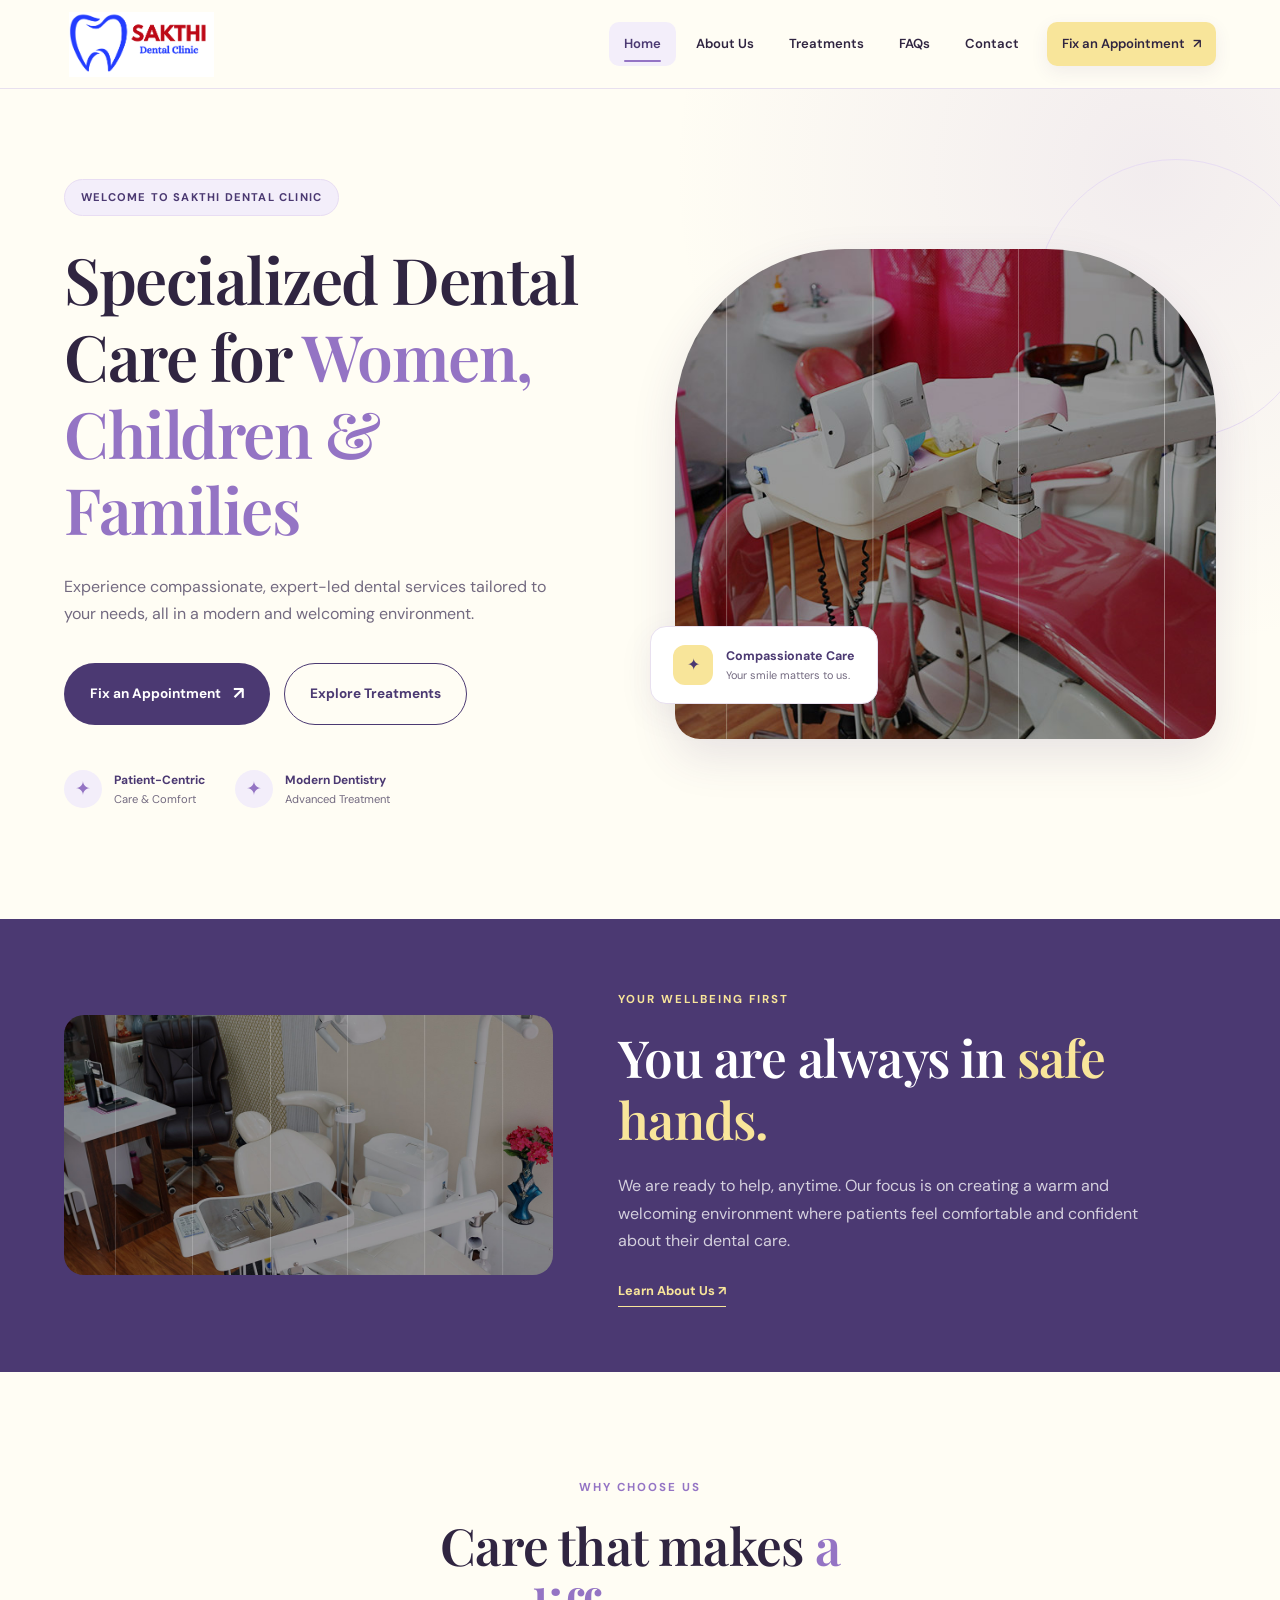
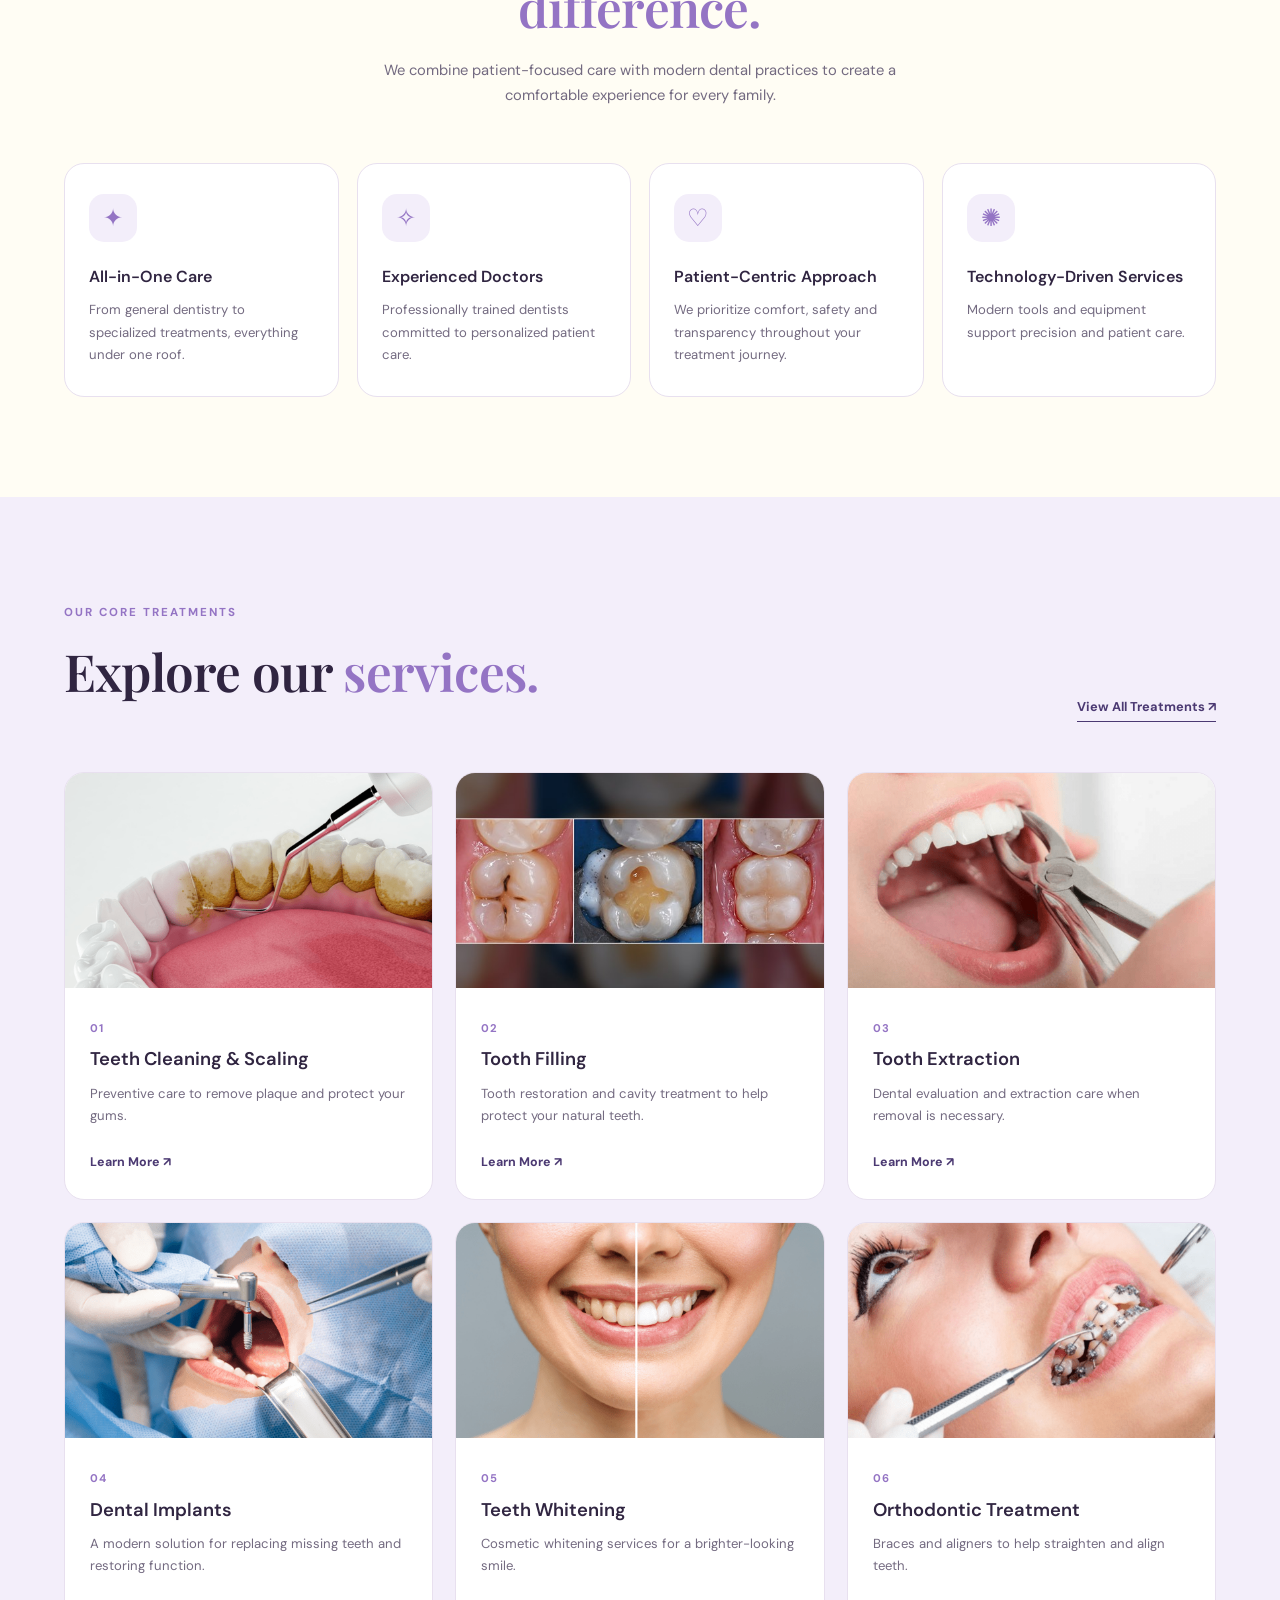
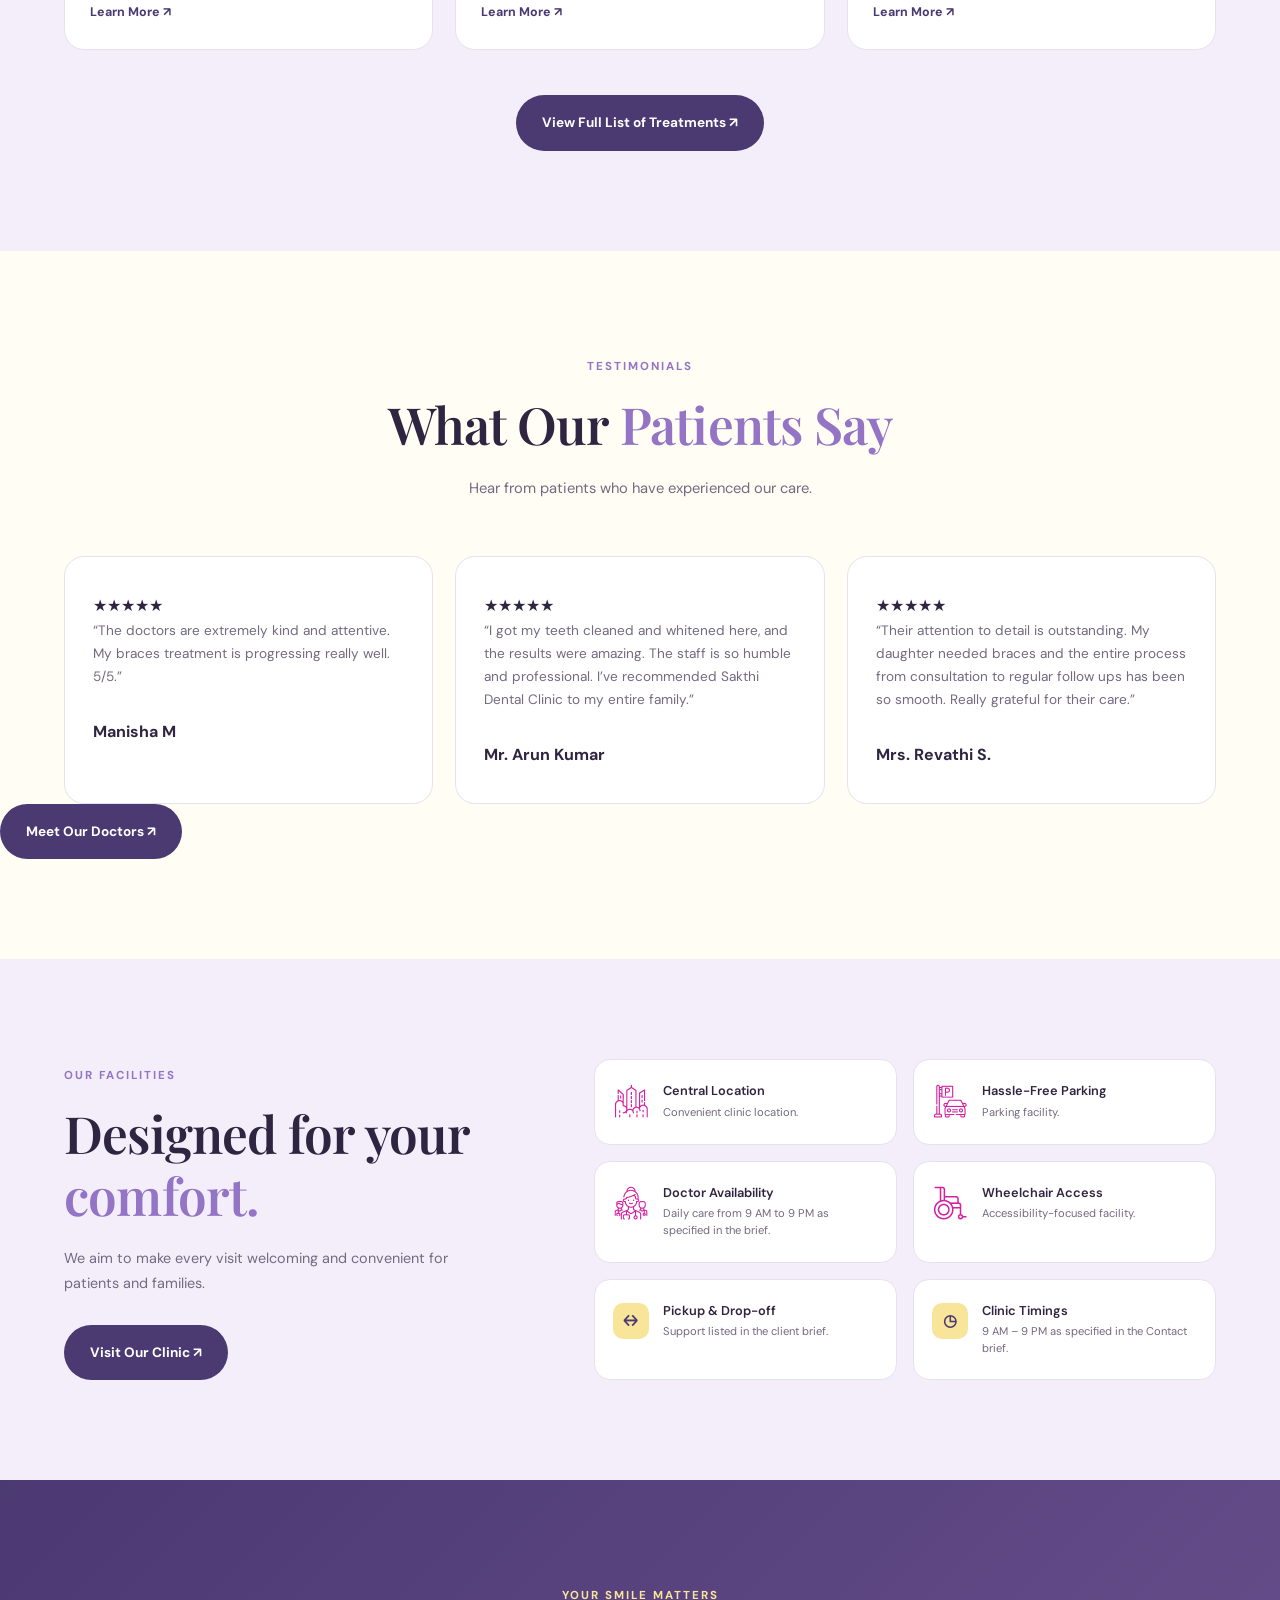
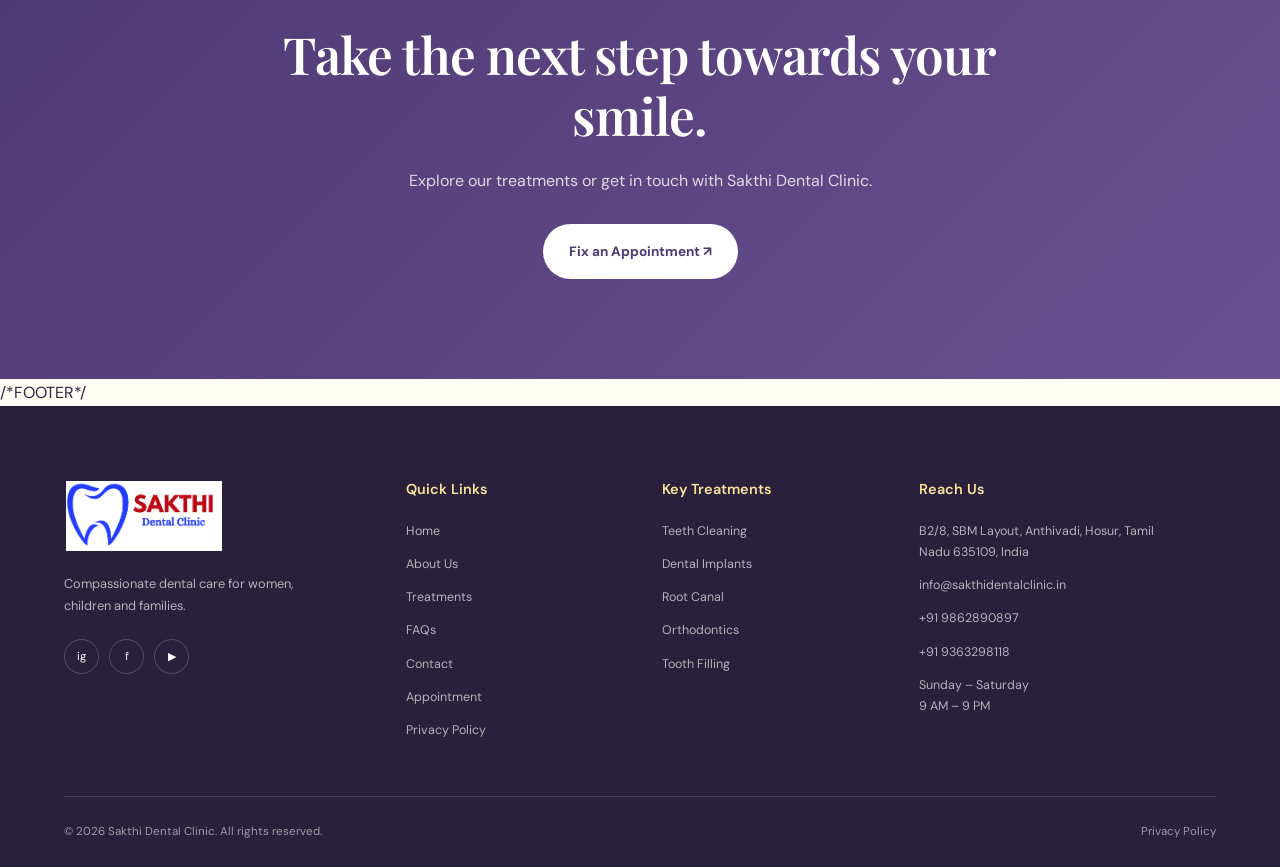
<file: index.html>
<!DOCTYPE html>
<html lang="en">
<head>
    <meta charset="UTF-8">
    <meta name="viewport" content="width=device-width, initial-scale=1.0">

    <title>Sakthi Dental Clinic | Your Smile, Our Care</title>
    <link rel="icon" type="image/png" href="images/logo/SDC Logo.png">

    <meta name="description" content="Sakthi Dental Clinic in Hosur offers compassionate dental care for women, children and families. Explore our dental treatments and clinic facilities.">

    <link rel="preconnect" href="https://fonts.googleapis.com">
    <link rel="preconnect" href="https://fonts.gstatic.com" crossorigin>
    <link href="https://fonts.googleapis.com/css2?family=DM+Sans:wght@400;500;600;700&family=Playfair+Display:wght@500;600;700&display=swap" rel="stylesheet">
    <link rel="stylesheet" href="style.css">
</head>
<body>
    <!-- ================= HEADER ================= -->
<header class="site-header">
    <div class="container nav-container">
        <!-- LOGO -->
        <a href="index.html" class="brand-logo">
            <img src="images/logo/SDC Logo.png"
                 alt="Sakthi Dental Clinic Logo">
        </a>
        <!-- DESKTOP / MOBILE NAVIGATION -->
        <nav class="main-nav" id="mainNav" aria-label="Main navigation">
    <a href="index.html" class="active">Home</a>
    <a href="about.html">About Us</a>
    <a href="treatments.html">Treatments</a>
    <a href="faqs.html">FAQs</a>
    <a href="contact.html">Contact</a>
    <a href="appointment.html" class="nav-cta">
        Fix an Appointment
        <span>↗</span>
    </a>
</nav>

        <!-- MOBILE MENU BUTTON -->
        <button class="menu-toggle"
        id="menuToggle"
        type="button"
        aria-label="Open navigation menu"
        aria-expanded="false">
    <span></span>
    <span></span>
    <span></span>
</button>
    </div>
</header>
    <!-- ================= HERO SECTION ================= -->
    <main>
        <section class="hero-section">
            <div class="container hero-grid">
                <div class="hero-content">
                    <span class="eyebrow">
                        WELCOME TO SAKTHI DENTAL CLINIC
                    </span>

                    <h1>
                        Specialized Dental Care for
                        <span>Women, Children & Families</span>
                    </h1>
                    <p class="hero-description">
                        Experience compassionate, expert-led dental services
                        tailored to your needs, all in a modern and welcoming
                        environment.
                    </p>
                    <div class="hero-actions">
                        <a href="appointment.html" class="btn btn-primary">
                            Fix an Appointment
                            <span>↗</span>
                        </a>
                        <a href="treatments.html" class="btn btn-outline">
                            Explore Treatments
                        </a>
                    </div>
                    <div class="hero-trust">
                        <div class="trust-item">
                            <span class="trust-icon">✦</span>
                            <div>
                                <strong>Patient-Centric</strong>
                                <small>Care & Comfort</small>
                            </div>
                        </div>
                        <div class="trust-item">
                            <span class="trust-icon">✦</span>
                            <div>
                                <strong>Modern Dentistry</strong>
                                <small>Advanced Treatment</small>
                            </div>
                        </div>
                    </div>
                </div>
                <div class="hero-visual">
                    <div class="hero-image-wrapper">
                        <img src="images/banners/Banner_img_2.jpg"
                             alt="Sakthi Dental Clinic Dental Care"
                             class="hero-image">
                        <div class="hero-floating-card">
                            <div class="floating-icon">✦</div>
                            <div>
                                <strong>Compassionate Care</strong>
                                <p>Your smile matters to us.</p>
                            </div>
                        </div>
                    </div>
                    <div class="hero-circle-decoration"></div>
                </div>
            </div>
        </section>
        <!-- ================= ASSURANCE BANNER ================= -->
        <section class="assurance-section">
            <div class="container assurance-grid">
                <div class="assurance-image">
                    <img src="images/banners/Banner_img_3.jpg"
                         alt="Welcoming dental clinic">
                </div>
                <div class="assurance-content">
                    <span class="section-label">YOUR WELLBEING FIRST</span>
                    <h2>
                        You are always in
                        <span>safe hands.</span>
                    </h2>
                    <p>
                        We are ready to help, anytime. Our focus is on creating
                        a warm and welcoming environment where patients feel
                        comfortable and confident about their dental care.
                    </p>
                    <a href="about.html" class="text-link">
                        Learn About Us ↗
                    </a>
                </div>
            </div>
        </section>
        <!-- ================= WHY CHOOSE US ================= -->
        <section class="why-section section-padding">
            <div class="container">
                <div class="section-heading centered">
                    <span class="section-label">WHY CHOOSE US</span>
                    <h2>
                        Care that makes
                        <span>a difference.</span>
                    </h2>
                    <p>
                        We combine patient-focused care with modern dental
                        practices to create a comfortable experience for
                        every family.
                    </p>
                </div>
                <div class="features-grid">
                    <article class="feature-card">
                        <div class="feature-icon">✦</div>
                        <h3>All-in-One Care</h3>
                        <p>
                            From general dentistry to specialized treatments,
                            everything under one roof.
                        </p>
                    </article>
                    <article class="feature-card">

                        <div class="feature-icon">✧</div>

                        <h3>Experienced Doctors</h3>
                        <p>
                            Professionally trained dentists committed to
                            personalized patient care.
                        </p>
                    </article>
                    <article class="feature-card">
                        <div class="feature-icon">♡</div>
                        <h3>Patient-Centric Approach</h3>
                        <p>
                            We prioritize comfort, safety and transparency
                            throughout your treatment journey.
                        </p>
                    </article>
                    <article class="feature-card">
                        <div class="feature-icon">✺</div>
                        <h3>Technology-Driven Services</h3>
                        <p>
                            Modern tools and equipment support precision
                            and patient care.
                        </p>
                    </article>
                </div>
            </div>
        </section>
        <!-- ================= CORE TREATMENTS ================= -->
        <section class="treatments-section section-padding">
            <div class="container">
                <div class="section-top-row">
                    <div class="section-heading">
                        <span class="section-label">OUR CORE TREATMENTS</span>
                        <h2>
                            Explore our
                            <span>services.</span>
                        </h2>
                    </div>
                    <a href="treatments.html" class="text-link">
                        View All Treatments ↗
                    </a>
                </div>
                <div class="treatments-grid">
                    <article class="treatment-card">
                        <div class="treatment-image">
                            <img src="images/treatments/Teeth Cleaning.png"
                                 alt="Teeth Cleaning and Scaling">
                        </div>
                        <div class="treatment-content">
                            <span class="treatment-number">01</span>
                            <h3>Teeth Cleaning & Scaling</h3>
                            <p>
                                Preventive care to remove plaque and
                                protect your gums.
                            </p>
                            <a href="treatments.html" class="card-link">
                                Learn More ↗
                            </a>
                        </div>
                    </article>
                    <article class="treatment-card">
                        <div class="treatment-image">
                            <img src="images/treatments/Tooth-Filling.jpg"
                                 alt="Tooth Filling">
                        </div>
                        <div class="treatment-content">
                            <span class="treatment-number">02</span>
                            <h3>Tooth Filling</h3>
                            <p>
                                Tooth restoration and cavity treatment
                                to help protect your natural teeth.
                            </p>
                            <a href="treatments.html" class="card-link">
                                Learn More ↗
                            </a>
                        </div>
                    </article>
                    <article class="treatment-card">
                        <div class="treatment-image">
                            <img src="images/treatments/Teeth Extraction.png"
                                 alt="Tooth Extraction">
                        </div>
                        <div class="treatment-content">
                            <span class="treatment-number">03</span>
                            <h3>Tooth Extraction</h3>
                            <p>
                                Dental evaluation and extraction care
                                when removal is necessary.
                            </p>
                            <a href="treatments.html" class="card-link">
                                Learn More ↗
                            </a>
                        </div>
                    </article>
                    <article class="treatment-card">
                        <div class="treatment-image">
                            <img src="images/treatments/Implants.png"
                                alt="Dental Implants">
                        </div>
                        <div class="treatment-content">
                            <span class="treatment-number">04</span>
                            <h3>Dental Implants</h3>
                            <p>
                                A modern solution for replacing missing
                                teeth and restoring function.
                            </p>
                            <a href="treatments.html" class="card-link">
                                Learn More ↗
                            </a>
                        </div>
                    </article>
                    <article class="treatment-card">
                        <div class="treatment-image">
                            <img src="images/treatments/Bleaching.png"
                                 alt="Teeth Whitening">
                        </div>
                        <div class="treatment-content">
                            <span class="treatment-number">05</span>
                            <h3>Teeth Whitening</h3>
                            <p>
                                Cosmetic whitening services for a
                                brighter-looking smile.
                            </p>
                            <a href="treatments.html" class="card-link">
                                Learn More ↗
                            </a>
                        </div>
                    </article>
                    <article class="treatment-card">
                        <div class="treatment-image">
                            <img src="images/treatments/Orthodontic-Treatment.png"
                                 alt="Orthodontic Treatment">
                        </div>
                        <div class="treatment-content">
                            <span class="treatment-number">06</span>
                            <h3>Orthodontic Treatment</h3>
                            <p>
                                Braces and aligners to help straighten
                                and align teeth.
                            </p>
                            <a href="treatments.html" class="card-link">
                                Learn More ↗
                            </a>
                        </div>
                    </article>
                </div>
                <div class="center-button">
                    <a href="treatments.html" class="btn btn-primary">
                        View Full List of Treatments ↗
                    </a>
                </div>
            </div>
        </section>
        <!-- ================= TESTIMONIALS ================= -->
        <section class="testimonials-section section-padding">
    <div class="container">
        <div class="section-heading centered">
            <span class="section-label">
                TESTIMONIALS
            </span>
            <h2>
                What Our
                <span>Patients Say</span>
            </h2>
            <p>
                Hear from patients who have experienced our care.
            </p>
        </div>
        <div class="testimonials-grid">
            <article class="testimonial-card">
                <div class="testimonial-stars">
                    ★★★★★
                </div>
                <p>
                    “The doctors are extremely kind and attentive.
                    My braces treatment is progressing really well.
                    5/5.”
                </p>
                <h4>
                    Manisha M
                </h4>
            </article>
            <article class="testimonial-card">
                <div class="testimonial-stars">
                    ★★★★★
                </div>
                <p>
                    “I got my teeth cleaned and whitened here, and
                    the results were amazing. The staff is so humble
                    and professional. I’ve recommended Sakthi Dental
                    Clinic to my entire family.”
                </p>
                <h4>
                    Mr. Arun Kumar
                </h4>
            </article>
            <article class="testimonial-card">
                <div class="testimonial-stars">
                    ★★★★★
                </div>
                <p>
                    “Their attention to detail is outstanding. My
                    daughter needed braces and the entire process
                    from consultation to regular follow ups has been
                    so smooth. Really grateful for their care.”
                </p>
                <h4>
                    Mrs. Revathi S.
                </h4>
            </article>
        </div>
    </div>
</div>
        <div class="section-action">
    <a href="about.html#doctors" class="btn btn-primary">
        Meet Our Doctors ↗
    </a>
</div>
    </div>
</section>
    <!-- ================= CLINIC FACILITIES ================= -->
        <section class="facilities-section section-padding">
            <div class="container">
                <div class="facilities-layout">
                    <div class="facilities-content">
                        <span class="section-label">OUR FACILITIES</span>
                        <h2>
                            Designed for your
                            <span>comfort.</span>
                        </h2>
                        <p>
                            We aim to make every visit welcoming and
                            convenient for patients and families.
                        </p>
                        <a href="contact.html" class="btn btn-primary">
                            Visit Our Clinic ↗
                        </a>
                    </div>
                    <div class="facilities-grid">
                        <div class="facility-item">
                            <img src="images/icons/Icon-city-center.png"
                                 alt="">
                            <div>
                                <h3>Central Location</h3>
                                <p>Convenient clinic location.</p>
                            </div>
                        </div>
                        <div class="facility-item">
                            <img src="images/icons/car_parking.png"
                                 alt="">
                            <div>
                                <h3>Hassle-Free Parking</h3>
                                <p>Parking facility.</p>
                            </div>
                        </div>
                        <div class="facility-item">
                            <img src="images/icons/Icon-doctors.png"
                                 alt="">
                            <div>
                                <h3>Doctor Availability</h3>
                                <p>Daily care from 9 AM to 9 PM as specified in the brief.</p>
                            </div>
                        </div>
                        <div class="facility-item">
                            <img src="images/icons/Icon-wheel-chair.png"
                                 alt="">
                            <div>
                                <h3>Wheelchair Access</h3>
                                <p>Accessibility-focused facility.</p>
                            </div>
                        </div>
                        <div class="facility-item">
                            <div class="facility-symbol">↔</div>
                            <div>
                                <h3>Pickup & Drop-off</h3>
                                <p>Support listed in the client brief.</p>
                            </div>
                        </div>
                        <div class="facility-item">
                            <div class="facility-symbol">◷</div>
                            <div>
                                <h3>Clinic Timings</h3>
                                <p>9 AM – 9 PM as specified in the Contact brief.</p>
                            </div>
                        </div>
                    </div>
                </div>
            </div>
        </section>
        <!-- ================= FINAL CTA  ================= -->
        <section class="final-cta-section">
            <div class="container final-cta-content">
                <span class="section-label">YOUR SMILE MATTERS</span>
                <h2>
                    Take the next step
                    towards your smile.
                </h2>
                <p>
                    Explore our treatments or get in touch with
                    Sakthi Dental Clinic.
                </p>
                <a href="appointment.html" class="btn btn-light">
                    Fix an Appointment ↗
                </a>
            </div>
        </section>
    </main>
    /*FOOTER*/
    <footer class="site-footer">
        <div class="container footer-grid">

            <div class="footer-brand">
                <a href="index.html" class="footer-logo">
                    <img src="images/logo/SDC Logo.png"
                         alt="Sakthi Dental Clinic Logo">
                </a>
                <p>
                    Compassionate dental care for women,
                    children and families.
                </p>
                <div class="footer-socials">
                    <a href="#" aria-label="Instagram">ig</a>
                    <a href="#" aria-label="Facebook">f</a>
                    <a href="#" aria-label="YouTube">▶</a>
                </div>
            </div>
            <div class="footer-column">
                <h3>Quick Links</h3>
                <a href="index.html">Home</a>
                <a href="about.html">About Us</a>
                <a href="treatments.html">Treatments</a>
                <a href="faqs.html">FAQs</a>
                <a href="contact.html">Contact</a>
                <a href="appointment.html">Appointment</a>
                <a href="privacy.html">Privacy Policy</a>
            </div>
            <div class="footer-column">
                <h3>Key Treatments</h3>
                <a href="treatments.html">Teeth Cleaning</a>
                <a href="treatments.html">Dental Implants</a>
                <a href="treatments.html">Root Canal</a>
                <a href="treatments.html">Orthodontics</a>
                <a href="treatments.html">Tooth Filling</a>
            </div>
            <div class="footer-column footer-contact">
                <h3>Reach Us</h3>
                <p>
                    B2/8, SBM Layout, Anthivadi,
                    Hosur, Tamil Nadu 635109, India
                </p>
                <a href="mailto:info@sakthidentalclinic.in">
                    info@sakthidentalclinic.in
                </a>
                <a href="tel:+919862890897">
                    +91 9862890897
                </a>
                <a href="tel:+919363298118">
                    +91 9363298118
                </a>
                <p>
                    Sunday – Saturday<br>
                    9 AM – 9 PM
                </p>
            </div>
        </div>
        <div class="container footer-bottom">
            <p>
                © 2026 Sakthi Dental Clinic. All rights reserved.
            </p>
            <a href="privacy.html">Privacy Policy</a>
        </div>
    </footer>
    <script src="script.js"></script>
</body>
</html>
</file>
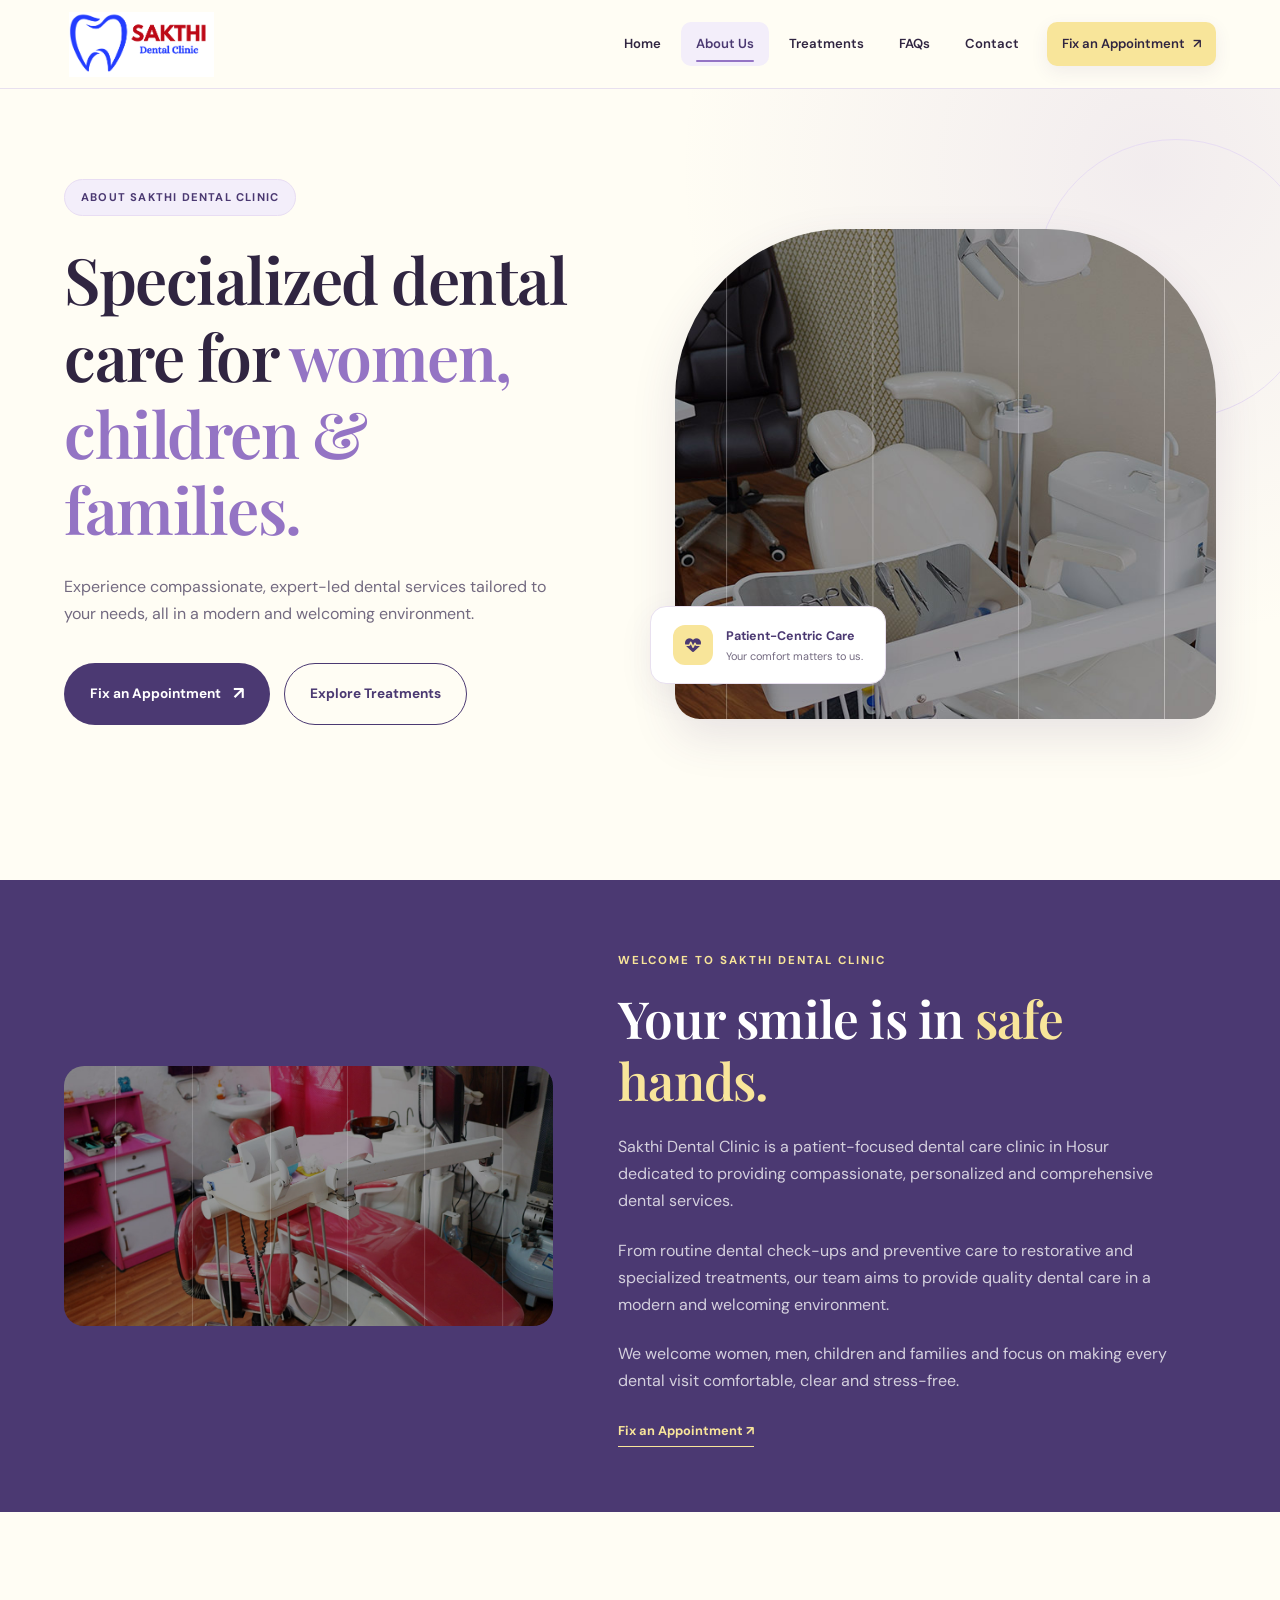
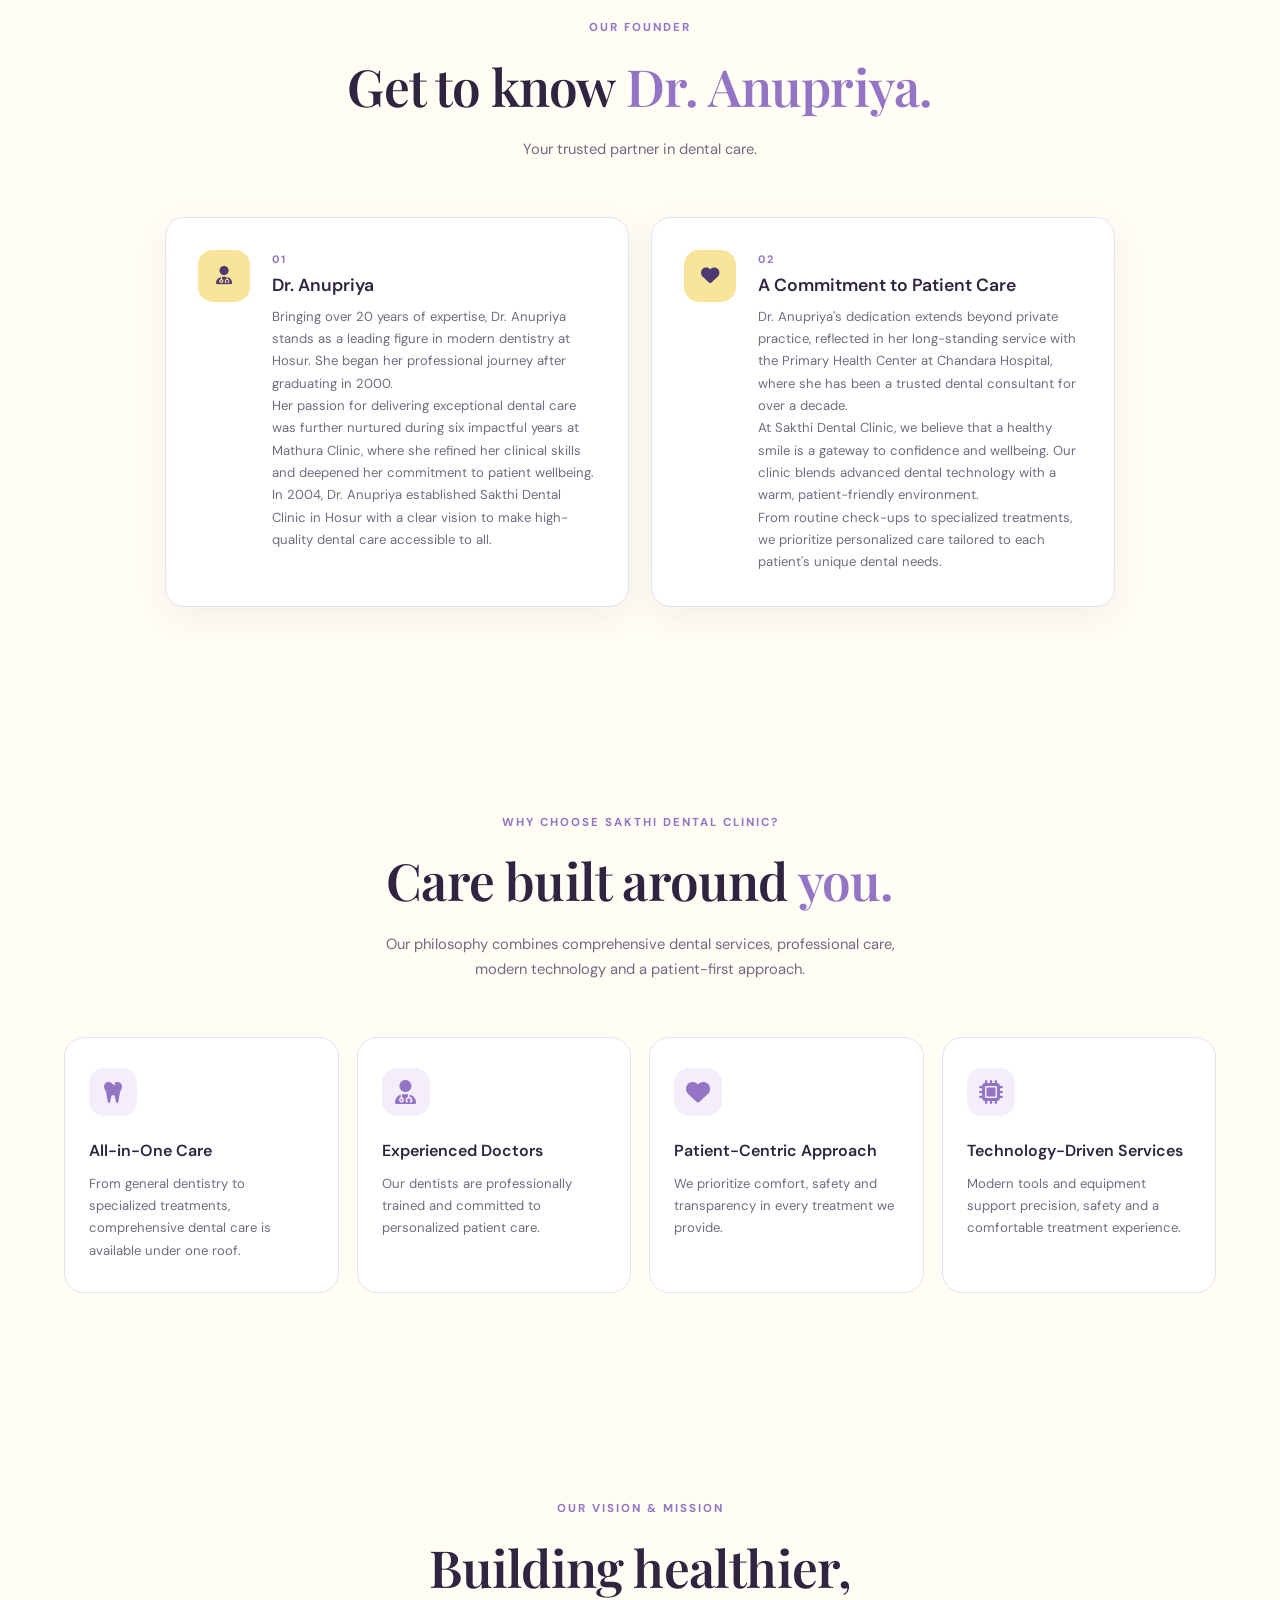
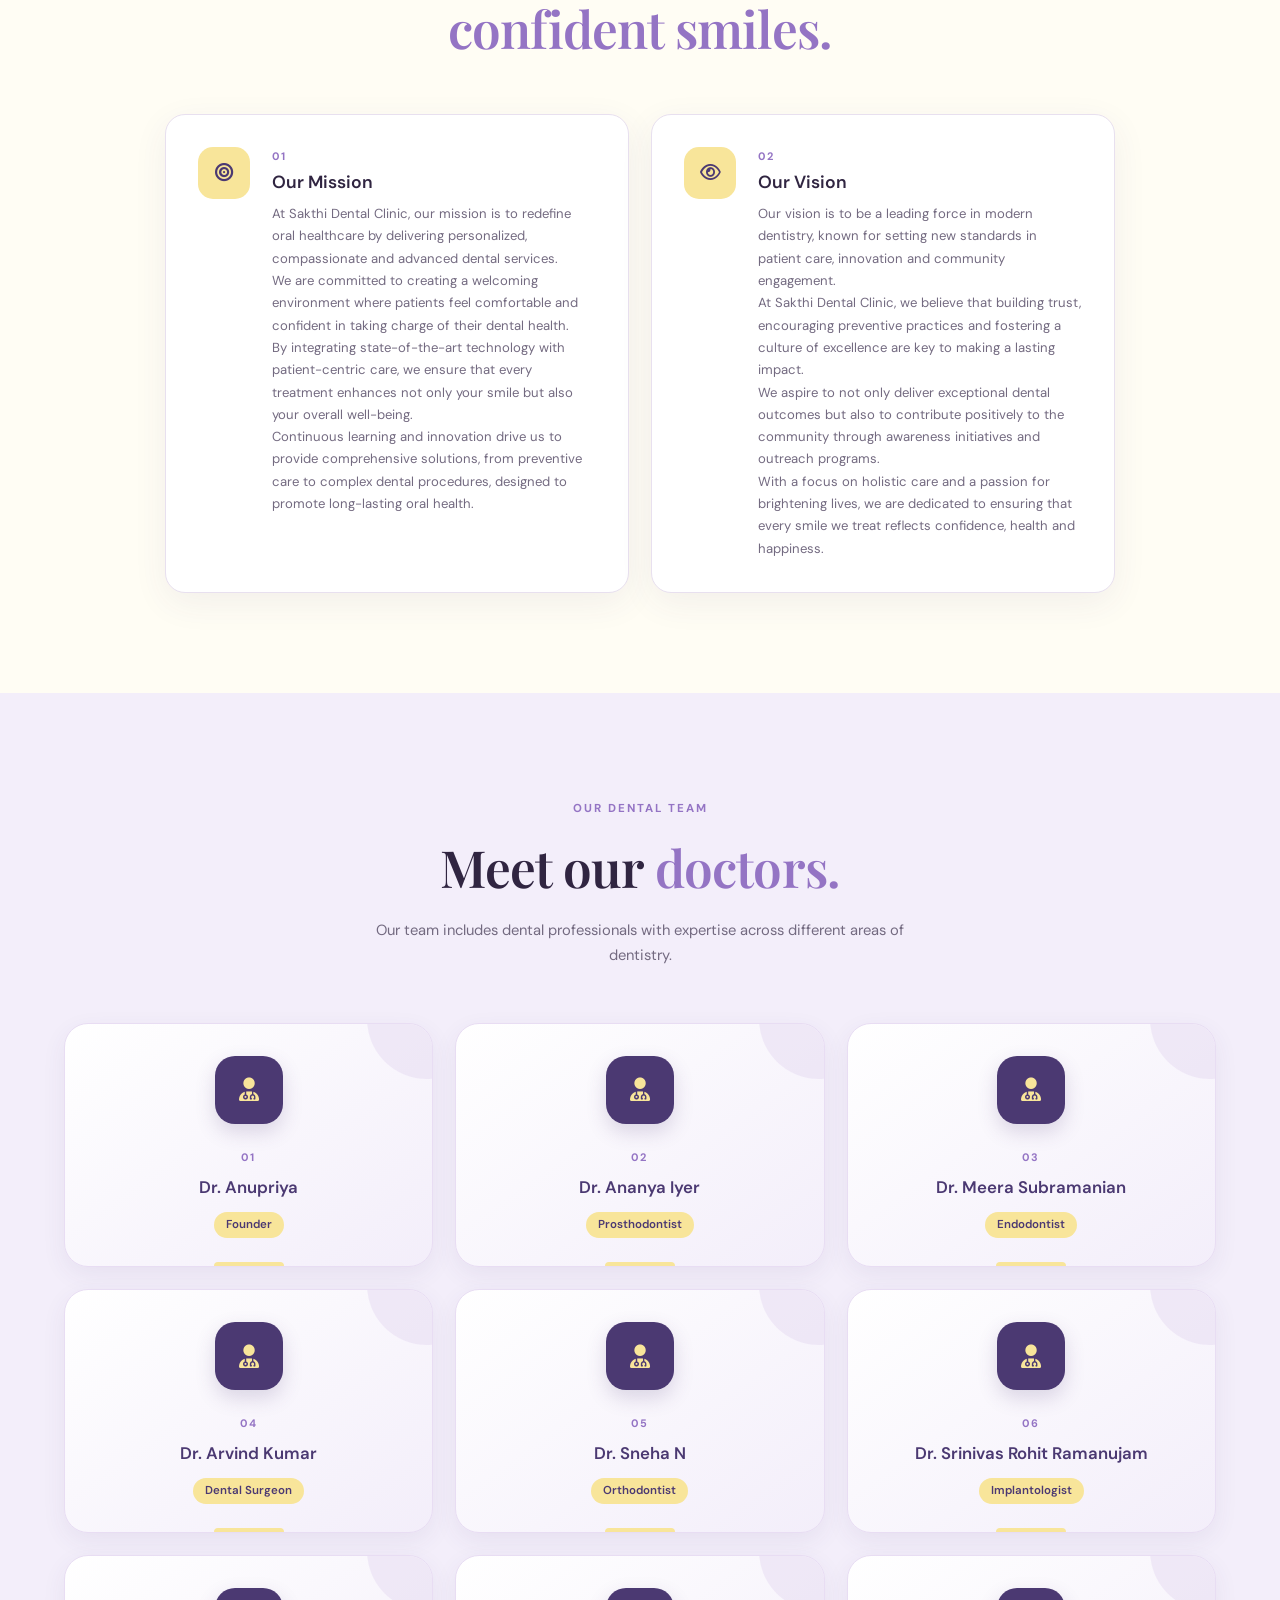
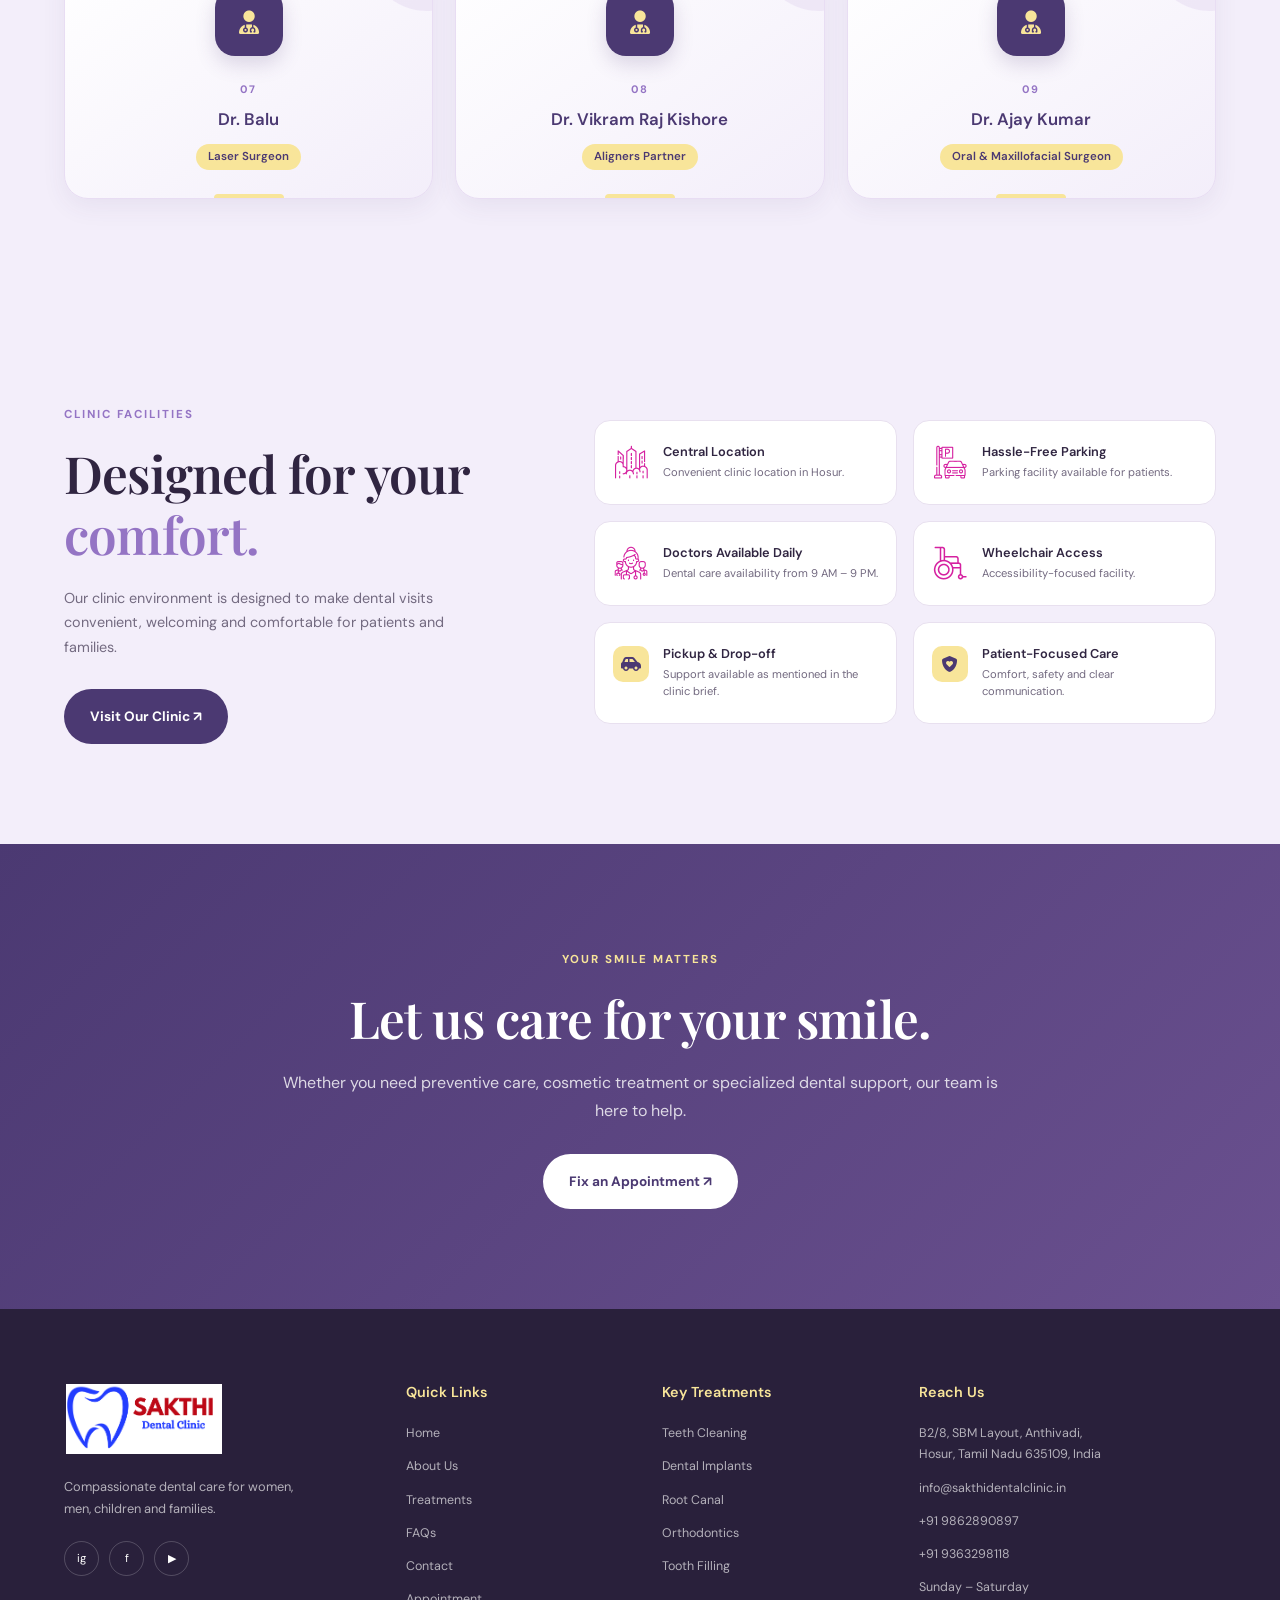
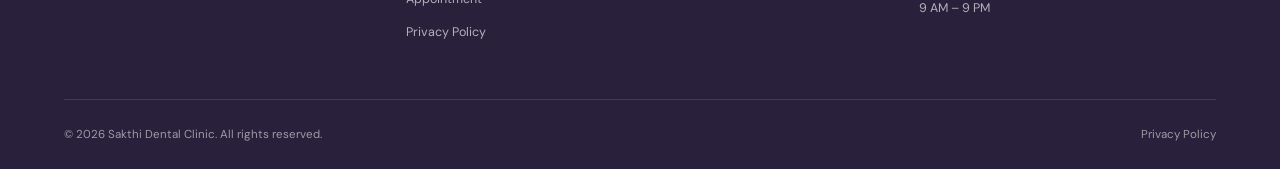
<file: about.html>
<!DOCTYPE html>
<html lang="en">
<head>
    <meta charset="UTF-8">
    <meta name="viewport" content="width=device-width, initial-scale=1.0">
    <title>About Us | Sakthi Dental Clinic</title>
    <meta name="description"
        content="Learn about Sakthi Dental Clinic, Dr. Anupriya, our dental team, vision, mission, patient care and modern dental facilities.">
    <link rel="preconnect" href="https://fonts.googleapis.com">
    <link rel="preconnect" href="https://fonts.gstatic.com" crossorigin>
    <link href="https://fonts.googleapis.com/css2?family=DM+Sans:wght@400;500;600;700&family=Playfair+Display:wght@500;600;700&display=swap"
        rel="stylesheet">
    <link rel="stylesheet"
        href="https://cdnjs.cloudflare.com/ajax/libs/font-awesome/6.5.2/css/all.min.css">
    <link rel="stylesheet" href="style.css">
</head>
<body>
<!-- =========================================================
     HEADER
========================================================= -->
<header class="site-header">
    <div class="container nav-container">
        <a href="index.html" class="brand-logo">
            <img src="images/logo/SDC Logo.png"
                alt="Sakthi Dental Clinic Logo">
        </a>
        <nav class="main-nav" id="mainNav" aria-label="Main navigation">
            <a href="index.html">Home</a>
            <a href="about.html" class="active">About Us</a>
            <a href="treatments.html">Treatments</a>
            <a href="faqs.html">FAQs</a>
            <a href="contact.html">Contact</a>
            <a href="appointment.html" class="nav-cta">
                Fix an Appointment
                <span>↗</span>
            </a>
        </nav>
        <button class="menu-toggle"
            id="menuToggle"
            type="button"
            aria-label="Open navigation menu"
            aria-expanded="false">
            <span></span>
            <span></span>
            <span></span>
        </button>
    </div>
</header>
<main>
<!-- =========================================================
     ABOUT HERO
========================================================= -->
<section class="hero-section">
    <div class="container hero-grid">
        <div class="hero-content">
            <span class="eyebrow">
                ABOUT SAKTHI DENTAL CLINIC
            </span>
            <h1>
                Specialized dental care for
                <span>women, children & families.</span>
            </h1>
            <p class="hero-description">
                Experience compassionate, expert-led dental services
                tailored to your needs, all in a modern and welcoming
                environment.
            </p>
            <div class="hero-actions">
                <a href="appointment.html" class="btn btn-primary">
                    Fix an Appointment
                    <span>↗</span>
                </a>
                <a href="treatments.html" class="btn btn-outline">
                    Explore Treatments
                </a>
            </div>
        </div>
        <div class="hero-visual">
            <div class="hero-image-wrapper">
                <img src="images/banners/Banner_img_3.jpg"
                    alt="Sakthi Dental Clinic"
                    class="hero-image">
                <div class="hero-floating-card">
                    <div class="floating-icon">
                        <i class="fa-solid fa-heart-pulse"></i>
                    </div>
                    <div>
                        <strong>Patient-Centric Care</strong>
                        <p>Your comfort matters to us.</p>
                    </div>
                </div>
            </div>
            <div class="hero-circle-decoration"></div>
        </div>
    </div>
</section>
<!-- =========================================================
     CLINIC OVERVIEW / WELCOME
========================================================= -->
<section class="assurance-section">
    <div class="container assurance-grid">
        <div class="assurance-image">
            <img src="images/banners/Banner_img_2.jpg"
                alt="Sakthi Dental Clinic care environment">
        </div>
        <div class="assurance-content">
            <span class="section-label">
                WELCOME TO SAKTHI DENTAL CLINIC
            </span>
            <h2>
                Your smile is in
                <span>safe hands.</span>
            </h2>
            <p>
                Sakthi Dental Clinic is a patient-focused dental care
                clinic in Hosur dedicated to providing compassionate,
                personalized and comprehensive dental services.
            </p>
            <p>
                From routine dental check-ups and preventive care to
                restorative and specialized treatments, our team aims
                to provide quality dental care in a modern and welcoming
                environment.
            </p>
            <p>
                We welcome women, men, children and families and focus
                on making every dental visit comfortable, clear and
                stress-free.
            </p>
            <a href="appointment.html" class="text-link">
                Fix an Appointment ↗
            </a>
        </div>
    </div>
</section>
<!-- =========================================================
     GET TO KNOW DR ANUPRIYA
========================================================= -->
<section class="about-values-section section-padding">
    <div class="container">
        <div class="section-heading centered">
            <span class="section-label">
                OUR FOUNDER
            </span>
            <h2>
                Get to know
                <span>Dr. Anupriya.</span>
            </h2>
            <p>
                Your trusted partner in dental care.
            </p>
        </div>
        <div class="about-values-grid">
            <article class="about-value-card">
                <div class="about-value-icon">
                    <i class="fa-solid fa-user-doctor"></i>
                </div>
                <div>
                    <span class="about-card-number">
                        01
                    </span>
                    <h3>
                        Dr. Anupriya
                    </h3>
                    <p>
                        Bringing over 20 years of expertise, Dr. Anupriya
                        stands as a leading figure in modern dentistry at
                        Hosur. She began her professional journey after
                        graduating in 2000.
                    </p>
                    <p>
                        Her passion for delivering exceptional dental care
                        was further nurtured during six impactful years at
                        Mathura Clinic, where she refined her clinical skills
                        and deepened her commitment to patient wellbeing.
                    </p>
                    <p>
                        In 2004, Dr. Anupriya established Sakthi Dental
                        Clinic in Hosur with a clear vision to make
                        high-quality dental care accessible to all.
                    </p>
                </div>
            </article>
            <article class="about-value-card">
                <div class="about-value-icon">
                    <i class="fa-solid fa-heart"></i>
                </div>
                <div>
                    <span class="about-card-number">
                        02
                    </span>
                    <h3>
                        A Commitment to Patient Care
                    </h3>
                    <p>
                        Dr. Anupriya's dedication extends beyond private
                        practice, reflected in her long-standing service
                        with the Primary Health Center at Chandara Hospital,
                        where she has been a trusted dental consultant for
                        over a decade.
                    </p>
                    <p>
                        At Sakthi Dental Clinic, we believe that a healthy
                        smile is a gateway to confidence and wellbeing.
                        Our clinic blends advanced dental technology with
                        a warm, patient-friendly environment.
                    </p>
                    <p>
                        From routine check-ups to specialized treatments,
                        we prioritize personalized care tailored to each
                        patient's unique dental needs.
                    </p>
                </div>
            </article>
        </div>
    </div>
</section>
<!-- =========================================================
     WHY CHOOSE SAKTHI DENTAL CLINIC
========================================================= -->
<section class="why-section section-padding">
    <div class="container">
        <div class="section-heading centered">
            <span class="section-label">
                WHY CHOOSE SAKTHI DENTAL CLINIC?
            </span>
            <h2>
                Care built around
                <span>you.</span>
            </h2>
            <p>
                Our philosophy combines comprehensive dental services,
                professional care, modern technology and a patient-first
                approach.
            </p>
        </div>
        <div class="features-grid about-features-grid">
            <!-- 01 -->
            <article class="feature-card">
                <div class="feature-icon">
                    <i class="fa-solid fa-tooth"></i>
                </div>
                <h3>
                    All-in-One Care
                </h3>
                <p>
                    From general dentistry to specialized treatments,
                    comprehensive dental care is available under one roof.
                </p>
            </article>
            <!-- 02 -->
            <article class="feature-card">
                <div class="feature-icon">
                    <i class="fa-solid fa-user-doctor"></i>
                </div>
                <h3>
                    Experienced Doctors
                </h3>
                <p>
                    Our dentists are professionally trained and committed
                    to personalized patient care.
                </p>
            </article>
            <!-- 03 -->
            <article class="feature-card">
                <div class="feature-icon">
                    <i class="fa-solid fa-heart"></i>
                </div>
                <h3>
                    Patient-Centric Approach
                </h3>
                <p>
                    We prioritize comfort, safety and transparency in
                    every treatment we provide.
                </p>
            </article>
            <!-- 04 -->
            <article class="feature-card">
                <div class="feature-icon">
                    <i class="fa-solid fa-microchip"></i>
                </div>
                <h3>
                    Technology-Driven Services
                </h3>
                <p>
                    Modern tools and equipment support precision,
                    safety and a comfortable treatment experience.
                </p>
            </article>
        </div>
    </div>
</section>
<!-- =========================================================
     VISION & MISSION
========================================================= -->
<section class="about-values-section section-padding">
    <div class="container">
        <div class="section-heading centered">
            <span class="section-label">
                OUR VISION & MISSION
            </span>
            <h2>
                Building healthier,
                <span>confident smiles.</span>
            </h2>
        </div>
        <div class="about-values-grid">
            <!-- MISSION -->
            <article class="about-value-card">
                <div class="about-value-icon">
                    <i class="fa-solid fa-bullseye"></i>
                </div>
                <div>
                    <span class="about-card-number">
                        01
                    </span>
                    <h3>
                        Our Mission
                    </h3>
                    <p>
                        At Sakthi Dental Clinic, our mission is to redefine
                        oral healthcare by delivering personalized,
                        compassionate and advanced dental services.
                    </p>
                    <p>
                        We are committed to creating a welcoming environment
                        where patients feel comfortable and confident in
                        taking charge of their dental health.
                    </p>
                    <p>
                        By integrating state-of-the-art technology with
                        patient-centric care, we ensure that every treatment
                        enhances not only your smile but also your overall
                        well-being.
                    </p>
                    <p>
                        Continuous learning and innovation drive us to
                        provide comprehensive solutions, from preventive
                        care to complex dental procedures, designed to
                        promote long-lasting oral health.
                    </p>
                </div>
            </article>
            <!-- VISION -->
            <article class="about-value-card">
                <div class="about-value-icon">
                    <i class="fa-regular fa-eye"></i>
                </div>
                <div>
                    <span class="about-card-number">
                        02
                    </span>
                    <h3>
                        Our Vision
                    </h3>
                    <p>
                        Our vision is to be a leading force in modern
                        dentistry, known for setting new standards in
                        patient care, innovation and community engagement.
                    </p>
                    <p>
                        At Sakthi Dental Clinic, we believe that building
                        trust, encouraging preventive practices and
                        fostering a culture of excellence are key to
                        making a lasting impact.
                    </p>
                    <p>
                        We aspire to not only deliver exceptional dental
                        outcomes but also to contribute positively to the
                        community through awareness initiatives and
                        outreach programs.
                    </p>
                    <p>
                        With a focus on holistic care and a passion for
                        brightening lives, we are dedicated to ensuring
                        that every smile we treat reflects confidence,
                        health and happiness.
                    </p>
                </div>
            </article>
        </div>
    </div>
</section>
<!-- =========================================================
     DOCTORS TEAM
========================================================= -->
<section class="doctors-section section-padding" id="doctors">
    <div class="container">
        <div class="section-heading centered">
            <span class="section-label">
                OUR DENTAL TEAM
            </span>
            <h2>
                Meet our
                <span>doctors.</span>
            </h2>
            <p>
                Our team includes dental professionals with expertise
                across different areas of dentistry.
            </p>
        </div>
        <div class="doctors-grid">
            <!-- Doctor 01 -->
            <article class="doctor-card">
                <div class="doctor-icon">
                    <i class="fa-solid fa-user-doctor"></i>
                </div>
                <span class="doctor-number">01</span>
                <h3>
                    Dr. Anupriya
                </h3>
                <p>
                    Founder
                </p>
            </article>
            <!-- Doctor 02 -->
            <article class="doctor-card">
                <div class="doctor-icon">
                    <i class="fa-solid fa-user-doctor"></i>
                </div>
                <span class="doctor-number">02</span>
                <h3>
                    Dr. Ananya Iyer
                </h3>
                <p>
                    Prosthodontist
                </p>
            </article>
            <!-- Doctor 03 -->
            <article class="doctor-card">
                <div class="doctor-icon">
                    <i class="fa-solid fa-user-doctor"></i>
                </div>
                <span class="doctor-number">03</span>
                <h3>
                    Dr. Meera Subramanian
                </h3>
                <p>
                    Endodontist
                </p>
            </article>
            <!-- Doctor 04 -->
            <article class="doctor-card">
                <div class="doctor-icon">
                    <i class="fa-solid fa-user-doctor"></i>
                </div>
                <span class="doctor-number">04</span>
                <h3>
                    Dr. Arvind Kumar
                </h3>
                <p>
                    Dental Surgeon
                </p>
            </article>
            <!-- Doctor 05 -->
            <article class="doctor-card">
                <div class="doctor-icon">
                    <i class="fa-solid fa-user-doctor"></i>
                </div>
                <span class="doctor-number">05</span>
                <h3>
                    Dr. Sneha N
                </h3>
                <p>
                    Orthodontist
                </p>
            </article>
            <!-- Doctor 06 -->
            <article class="doctor-card">
                <div class="doctor-icon">
                    <i class="fa-solid fa-user-doctor"></i>
                </div>
                <span class="doctor-number">06</span>
                <h3>
                    Dr. Srinivas Rohit Ramanujam
                </h3>
                <p>
                    Implantologist
                </p>
            </article>
            <!-- Doctor 07 -->
            <article class="doctor-card">
                <div class="doctor-icon">
                    <i class="fa-solid fa-user-doctor"></i>
                </div>
                <span class="doctor-number">07</span>
                <h3>
                    Dr. Balu
                </h3>
                <p>
                    Laser Surgeon
                </p>
            </article>
            <!-- Doctor 08 -->
            <article class="doctor-card">
                <div class="doctor-icon">
                    <i class="fa-solid fa-user-doctor"></i>
                </div>
                <span class="doctor-number">08</span>
                <h3>
                    Dr. Vikram Raj Kishore
                </h3>
                <p>
                    Aligners Partner
                </p>
            </article>
            <!-- Doctor 09 -->
            <article class="doctor-card">
                <div class="doctor-icon">
                    <i class="fa-solid fa-user-doctor"></i>
                </div>
                <span class="doctor-number">09</span>
                <h3>
                    Dr. Ajay Kumar
                </h3>
                <p>
                    Oral &amp; Maxillofacial Surgeon
                </p>
            </article>
        </div>
    </div>
</section>
<!-- =========================================================
     FACILITIES
========================================================= -->
<section class="facilities-section section-padding">
    <div class="container">
        <div class="facilities-layout">
            <div class="facilities-content">
                <span class="section-label">
                    CLINIC FACILITIES
                </span>
                <h2>
                    Designed for your
                    <span>comfort.</span>
                </h2>
                <p>
                    Our clinic environment is designed to make dental
                    visits convenient, welcoming and comfortable for
                    patients and families.
                </p>
                <a href="contact.html" class="btn btn-primary">
                    Visit Our Clinic ↗
                </a>
            </div>
            <div class="facilities-grid">
                <div class="facility-item">
                    <img src="images/icons/Icon-city-center.png"
                        alt="Central location">
                    <div>
                        <h3>Central Location</h3>
                        <p>Convenient clinic location in Hosur.</p>
                    </div>
                </div>
                <div class="facility-item">
                    <img src="images/icons/car_parking.png"
                        alt="Parking facility">
                    <div>
                        <h3>Hassle-Free Parking</h3>
                        <p>Parking facility available for patients.</p>
                    </div>
                </div>
                <div class="facility-item">
                    <img src="images/icons/Icon-doctors.png"
                        alt="Doctors available">
                    <div>
                        <h3>Doctors Available Daily</h3>
                        <p>Dental care availability from 9 AM – 9 PM.</p>
                    </div>
                </div>
                <div class="facility-item">
                    <img src="images/icons/Icon-wheel-chair.png"
                        alt="Wheelchair access">
                    <div>
                        <h3>Wheelchair Access</h3>
                        <p>Accessibility-focused facility.</p>
                    </div>
                </div>
                <div class="facility-item">
                    <div class="facility-symbol">
                        <i class="fa-solid fa-car-side"></i>
                    </div>
                    <div>
                        <h3>Pickup &amp; Drop-off</h3>
                        <p>Support available as mentioned in the clinic brief.</p>
                    </div>
                </div>
                <div class="facility-item">
                    <div class="facility-symbol">
                        <i class="fa-solid fa-shield-heart"></i>
                    </div>
                    <div>
                        <h3>Patient-Focused Care</h3>
                        <p>Comfort, safety and clear communication.</p>
                    </div>
                </div>
            </div>
        </div>
    </div>
</section>
<!-- =========================================================
     FINAL CTA
========================================================= -->
<section class="final-cta-section">
    <div class="container final-cta-content">
        <span class="section-label">
            YOUR SMILE MATTERS
        </span>
        <h2>
            Let us care for
            your smile.
        </h2>
        <p>
            Whether you need preventive care, cosmetic treatment or
            specialized dental support, our team is here to help.
        </p>
        <a href="appointment.html" class="btn btn-light">
            Fix an Appointment ↗
        </a>
    </div>
</section>
</main>
<!-- =========================================================
     FOOTER
========================================================= -->
<footer class="site-footer">
    <div class="container footer-grid">
        <div class="footer-brand">
            <a href="index.html" class="footer-logo">
                <img src="images/logo/SDC Logo.png"
                    alt="Sakthi Dental Clinic Logo">
            </a>
            <p>
                Compassionate dental care for women, men,
                children and families.
            </p>
            <div class="footer-socials">
                <a href="#" aria-label="Instagram">ig</a>
                <a href="#" aria-label="Facebook">f</a>
                <a href="#" aria-label="YouTube">▶</a>
            </div>
        </div>
        <div class="footer-column">
            <h3>Quick Links</h3>
            <a href="index.html">Home</a>
            <a href="about.html">About Us</a>
            <a href="treatments.html">Treatments</a>
            <a href="faqs.html">FAQs</a>
            <a href="contact.html">Contact</a>
            <a href="appointment.html">Appointment</a>
            <a href="privacy.html">Privacy Policy</a>
        </div>
        <div class="footer-column">
            <h3>Key Treatments</h3>
            <a href="treatments.html">Teeth Cleaning</a>
            <a href="treatments.html">Dental Implants</a>
            <a href="treatments.html">Root Canal</a>
            <a href="treatments.html">Orthodontics</a>
            <a href="treatments.html">Tooth Filling</a>
        </div>
        <div class="footer-column footer-contact">
            <h3>Reach Us</h3>
            <p>
                B2/8, SBM Layout, Anthivadi,<br>
                Hosur, Tamil Nadu 635109, India
            </p>
            <a href="mailto:info@sakthidentalclinic.in">
                info@sakthidentalclinic.in
            </a>
            <a href="tel:+919862890897">
                +91 9862890897
            </a>
            <a href="tel:+919363298118">
                +91 9363298118
            </a>
            <p>
                Sunday – Saturday<br>
                9 AM – 9 PM
            </p>
        </div>
    </div>
    <div class="container footer-bottom">
        <p>
            © 2026 Sakthi Dental Clinic.
            All rights reserved.
        </p>
        <a href="privacy.html">
            Privacy Policy
        </a>
    </div>
</footer>
<script src="script.js"></script>
</body>
</html>
</file>
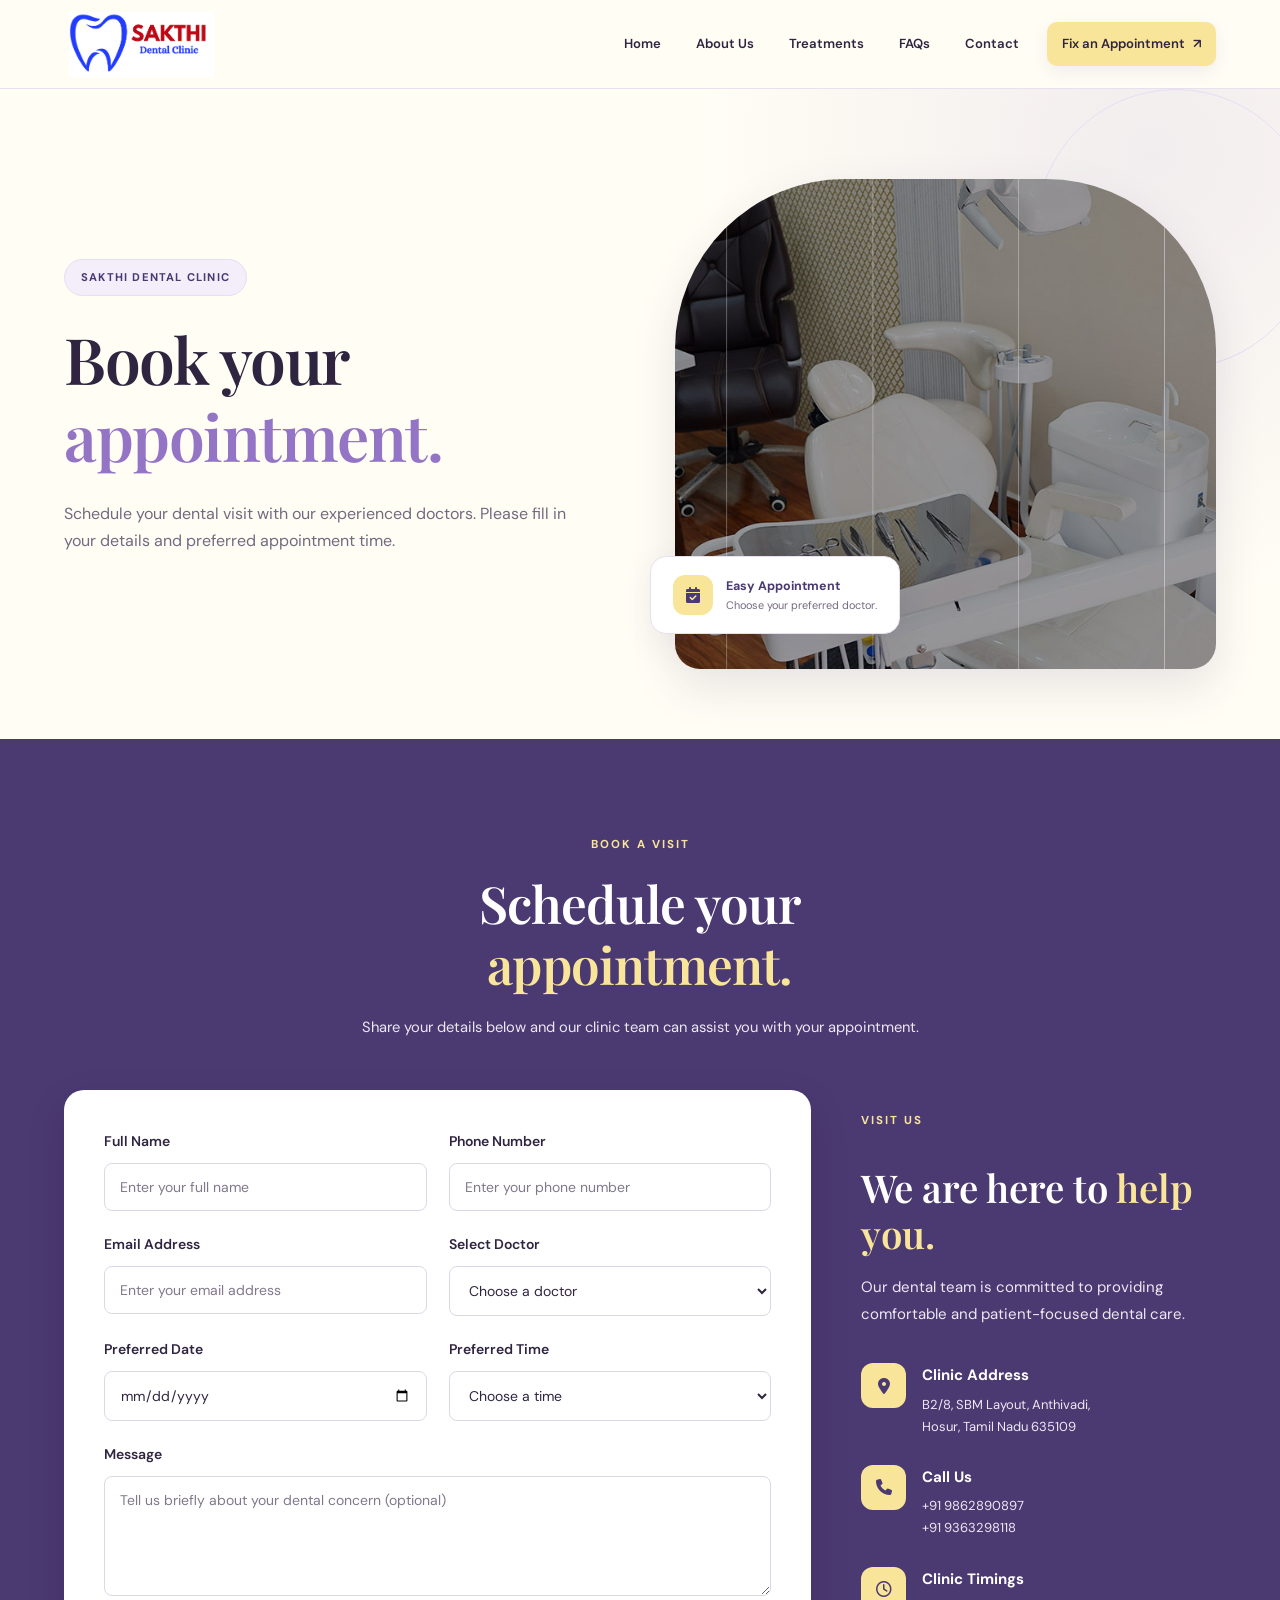
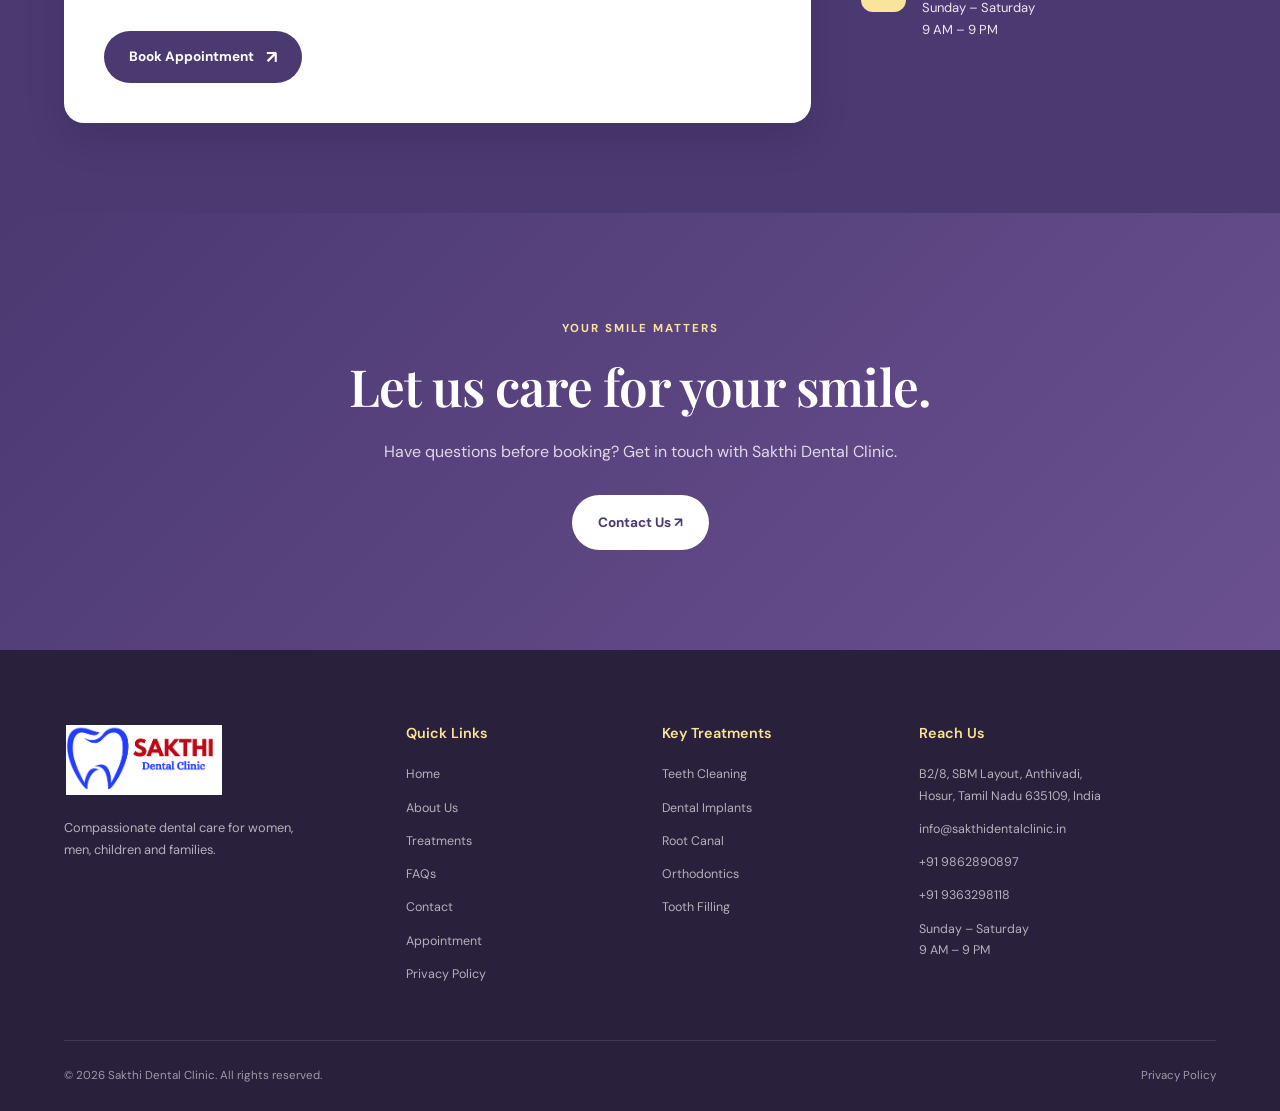
<file: appointment.html>
<!DOCTYPE html>
<html lang="en">
<head>
    <meta charset="UTF-8">
    <meta name="viewport" content="width=device-width, initial-scale=1.0">
    <title>Book an Appointment | Sakthi Dental Clinic</title>
    <meta name="description"
        content="Book a dental appointment with Sakthi Dental Clinic in Hosur.">
    <link rel="preconnect" href="https://fonts.googleapis.com">
    <link rel="preconnect" href="https://fonts.gstatic.com" crossorigin>
    <link href="https://fonts.googleapis.com/css2?family=DM+Sans:wght@400;500;600;700&family=Playfair+Display:wght@500;600;700&display=swap"
        rel="stylesheet">
    <link rel="stylesheet"
        href="https://cdnjs.cloudflare.com/ajax/libs/font-awesome/6.5.2/css/all.min.css">
    <link rel="stylesheet" href="style.css">
</head>
<body>
    <!-- HEADER -->
    <header class="site-header">
        <div class="container nav-container">
            <a href="index.html" class="brand-logo">
                <img src="images/logo/SDC Logo.png"
                    alt="Sakthi Dental Clinic Logo">
            </a>
            <nav class="main-nav" id="mainNav" aria-label="Main navigation">
                <a href="index.html">Home</a>
                <a href="about.html">About Us</a>
                <a href="treatments.html">Treatments</a>
                <a href="faqs.html">FAQs</a>
                <a href="contact.html">Contact</a>
                <a href="appointment.html" class="nav-cta">
                    Fix an Appointment
                    <span>↗</span>
                </a>
            </nav>
            <button class="menu-toggle"
                id="menuToggle"
                type="button"
                aria-label="Open navigation menu"
                aria-expanded="false">
                <span></span>
                <span></span>
                <span></span>
            </button>
        </div>
    </header>
    <main>
        <!-- APPOINTMENT HERO -->
        <section class="hero-section appointment-hero">
            <div class="container hero-grid">
                <div class="hero-content">
                    <span class="eyebrow">
                        SAKTHI DENTAL CLINIC
                    </span>
                    <h1>
                        Book your
                        <span>appointment.</span>
                    </h1>
                    <p class="hero-description">
                        Schedule your dental visit with our experienced
                        doctors. Please fill in your details and preferred
                        appointment time.
                    </p>
                </div>
                <div class="hero-visual">
                    <div class="hero-image-wrapper">
                        <img src="images/banners/Banner_img_3.jpg"
                            alt="Sakthi Dental Clinic"
                            class="hero-image">
                        <div class="hero-floating-card">
                            <div class="floating-icon">
                                <i class="fa-solid fa-calendar-check"></i>
                            </div>
                            <div>
                                <strong>Easy Appointment</strong>
                                <p>Choose your preferred doctor.</p>
                            </div>
                        </div>
                    </div>
                    <div class="hero-circle-decoration"></div>
                </div>
            </div>
        </section>
        <!-- APPOINTMENT FORM -->
        <section class="appointment-section section-padding">
            <div class="container">
                <div class="section-heading centered">
                    <span class="section-label">
                        BOOK A VISIT
                    </span>
                    <h2>
                        Schedule your
                        <span>appointment.</span>
                    </h2>
                    <p>
                        Share your details below and our clinic team can
                        assist you with your appointment.
                    </p>
                </div>
                <div class="appointment-layout">
                    <!-- FORM -->
                    <div class="appointment-form-card">
                        <form action="https://formspree.io/f/maenoaaj" method="POST">
                            <div class="form-row">
                                <div class="form-group">
                                    <label for="fullName">
                                        Full Name
                                    </label>
                                    <input
                                        type="text"
                                        id="fullName"
                                        name="fullName"
                                        placeholder="Enter your full name"
                                        required>
                                </div>
                                <div class="form-group">
                                    <label for="phone">
                                        Phone Number
                                    </label>
                                    <input
                                        type="tel"
                                        id="phone"
                                        name="phone"
                                        placeholder="Enter your phone number"
                                        required>
                                </div>
                            </div>
                            <div class="form-row">
                                <div class="form-group">
                                    <label for="email">
                                        Email Address
                                    </label>
                                    <input
                                        type="email"
                                        id="email"
                                        name="email"
                                        placeholder="Enter your email address"
                                        required>
                                </div>
                                <div class="form-group">
                                    <label for="doctor">
                                        Select Doctor
                                    </label>
                                    <select
                                        id="doctor"
                                        name="doctor"
                                        required>
                                        <option value="" selected disabled>
                                            Choose a doctor
                                        </option>
                                        <option value="Dr. Anupriya">
                                            Dr. Anupriya — Founder
                                        </option>
                                        <option value="Dr. Ananya Iyer">
                                            Dr. Ananya Iyer — Prosthodontist
                                        </option>
                                        <option value="Dr. Meera Subramanian">
                                            Dr. Meera Subramanian — Endodontist
                                        </option>
                                        <option value="Dr. Arvind Kumar">
                                            Dr. Arvind Kumar — Dental Surgeon
                                        </option>
                                        <option value="Dr. Sneha N">
                                            Dr. Sneha N — Orthodontist
                                        </option>
                                        <option value="Dr. Srinivas Rohit Ramanujam">
                                            Dr. Srinivas Rohit Ramanujam — Implantologist
                                        </option>
                                        <option value="Dr. Balu">
                                            Dr. Balu — Laser Surgeon
                                        </option>
                                        <option value="Dr. Vikram Raj Kishore">
                                            Dr. Vikram Raj Kishore — Aligners Partner
                                        </option>
                                        <option value="Dr. Ajay Kumar">
                                            Dr. Ajay Kumar — Oral &amp; Maxillofacial Surgeon
                                        </option>
                                    </select>
                                </div>
                            </div>
                            <div class="form-row">
                                <div class="form-group">
                                    <label for="appointmentDate">
                                        Preferred Date
                                    </label>
                                    <input
                                        type="date"
                                        id="appointmentDate"
                                        name="appointmentDate"
                                        required>
                                </div>
                                <div class="form-group">
                                    <label for="appointmentTime">
                                        Preferred Time
                                    </label>
                                    <select
                                        id="appointmentTime"
                                        name="appointmentTime"
                                        required>
                                        <option value="" selected disabled>
                                            Choose a time
                                        </option>
                                        <option value="09:00 AM">
                                            09:00 AM
                                        </option>
                                        <option value="10:00 AM">
                                            10:00 AM
                                        </option>
                                        <option value="11:00 AM">
                                            11:00 AM
                                        </option>
                                        <option value="12:00 PM">
                                            12:00 PM
                                        </option>
                                        <option value="01:00 PM">
                                            01:00 PM
                                        </option>
                                        <option value="02:00 PM">
                                            02:00 PM
                                        </option>
                                        <option value="03:00 PM">
                                            03:00 PM
                                        </option>
                                        <option value="04:00 PM">
                                            04:00 PM
                                        </option>
                                        <option value="05:00 PM">
                                            05:00 PM
                                        </option>
                                        <option value="06:00 PM">
                                            06:00 PM
                                        </option>
                                        <option value="07:00 PM">
                                            07:00 PM
                                        </option>
                                        <option value="08:00 PM">
                                            08:00 PM
                                        </option>
                                        <option value="09:00 PM">
                                            09:00 PM
                                        </option>
                                    </select>
                                </div>
                            </div>
                            <div class="form-group">
                                <label for="message">
                                    Message
                                </label>
                                <textarea
                                    id="message"
                                    name="message"
                                    rows="5"
                                    placeholder="Tell us briefly about your dental concern (optional)"></textarea>
                            </div>
                            <button
                                type="submit"
                                class="btn btn-primary appointment-submit">
                                Book Appointment
                                <span>↗</span>
                            </button>
                        </form>
                    </div>
                    <!-- INFORMATION -->
                    <aside class="appointment-info">
                        <span class="section-label">
                            VISIT US
                        </span>
                        <h3>
                            We are here to
                            <span>help you.</span>
                        </h3>
                        <p>
                            Our dental team is committed to providing
                            comfortable and patient-focused dental care.
                        </p>
                        <div class="appointment-info-item">
                            <div class="appointment-info-icon">
                                <i class="fa-solid fa-location-dot"></i>
                            </div>
                            <div>
                                <h4>Clinic Address</h4>
                                <p>
                                    B2/8, SBM Layout, Anthivadi,<br>
                                    Hosur, Tamil Nadu 635109
                                </p>
                            </div>
                        </div>
                        <div class="appointment-info-item">
                            <div class="appointment-info-icon">
                                <i class="fa-solid fa-phone"></i>
                            </div>
                            <div>
                                <h4>Call Us</h4>
                                <p>
                                    <a href="tel:+919862890897">
                                        +91 9862890897
                                    </a><br>
                                    <a href="tel:+919363298118">
                                     +91 9363298118
                                    </a>
                                </p>
                            </div>
                        </div>
                        <div class="appointment-info-item">
                            <div class="appointment-info-icon">
                                <i class="fa-regular fa-clock"></i>
                            </div>
                            <div>
                                <h4>Clinic Timings</h4>
                                <p>
                                    Sunday – Saturday<br>
                                    9 AM – 9 PM
                                </p>
                            </div>
                        </div>
                    </aside>
                </div>
            </div>
        </section>
        <!-- FINAL CTA -->
        <section class="final-cta-section">
            <div class="container final-cta-content">
                <span class="section-label">
                    YOUR SMILE MATTERS
                </span>
                <h2>
                    Let us care for
                    your smile.
                </h2>
                <p>
                    Have questions before booking?
                    Get in touch with Sakthi Dental Clinic.
                </p>
                <a href="contact.html" class="btn btn-light">
                    Contact Us ↗
                </a>
            </div>
        </section>
    </main>
    <!-- FOOTER -->
    <footer class="site-footer">
        <div class="container footer-grid">
            <div class="footer-brand">
                <a href="index.html" class="footer-logo">
                    <img src="images/logo/SDC Logo.png"
                        alt="Sakthi Dental Clinic Logo">
                </a>
                <p>
                    Compassionate dental care for women, men,
                    children and families.
                </p>
            </div>
            <div class="footer-column">
                <h3>Quick Links</h3>
                <a href="index.html">Home</a>
                <a href="about.html">About Us</a>
                <a href="treatments.html">Treatments</a>
                <a href="faqs.html">FAQs</a>
                <a href="contact.html">Contact</a>
                <a href="appointment.html">Appointment</a>
                <a href="privacy.html">Privacy Policy</a>
            </div>
            <div class="footer-column">
                <h3>Key Treatments</h3>
                <a href="treatments.html">Teeth Cleaning</a>
                <a href="treatments.html">Dental Implants</a>
                <a href="treatments.html">Root Canal</a>
                <a href="treatments.html">Orthodontics</a>
                <a href="treatments.html">Tooth Filling</a>
            </div>
            <div class="footer-column footer-contact">
                <h3>Reach Us</h3>
                <p>
                    B2/8, SBM Layout, Anthivadi,<br>
                    Hosur, Tamil Nadu 635109, India
                </p>
                <a href="mailto:info@sakthidentalclinic.in">
                    info@sakthidentalclinic.in
                </a>
                <a href="tel:+919862890897">
                    +91 9862890897
                </a>
                <a href="tel:+919363298118">
                    +91 9363298118
                </a>
                <p>
                    Sunday – Saturday<br>
                    9 AM – 9 PM
                </p>
            </div>
        </div>
        <div class="container footer-bottom">
            <p>
                © 2026 Sakthi Dental Clinic.
                All rights reserved.
            </p>
            <a href="privacy.html">
                Privacy Policy
            </a>
        </div>
    </footer>
    <script src="script.js"></script>
</body>
</html>
</file>
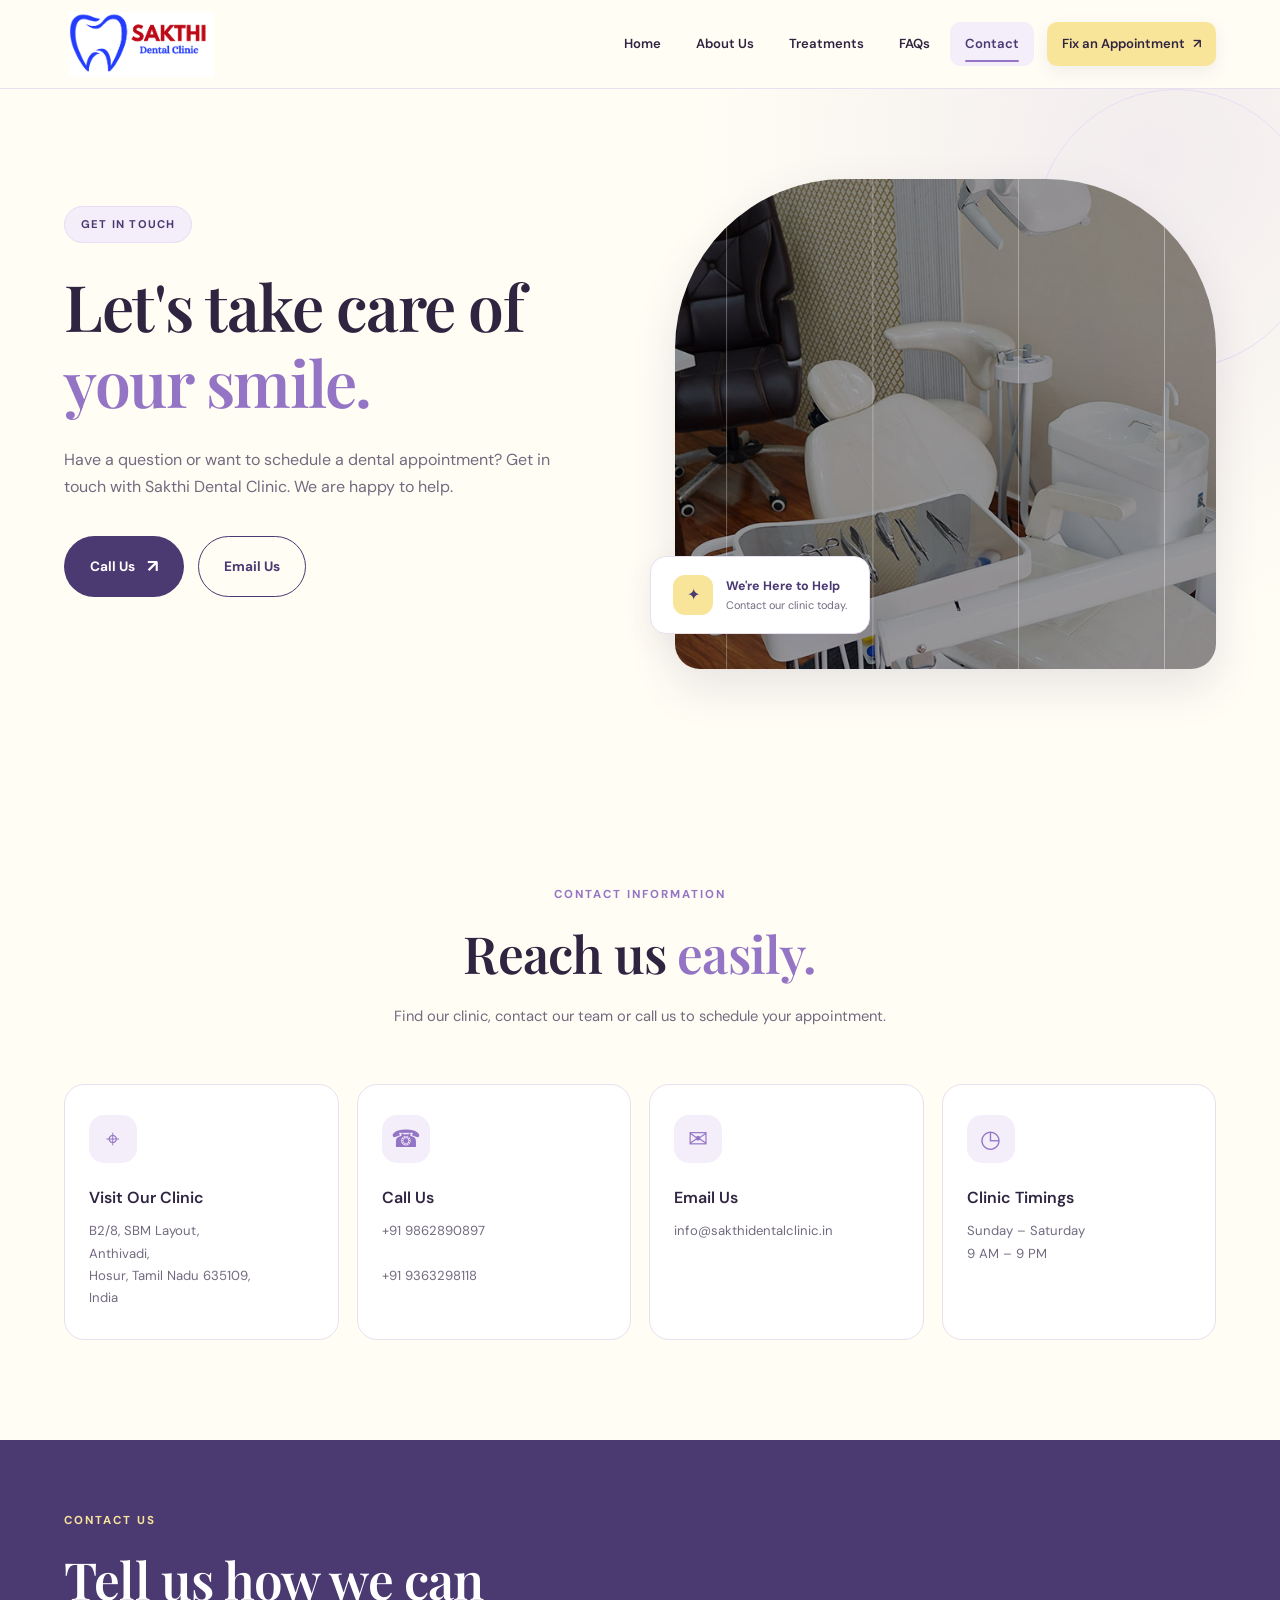
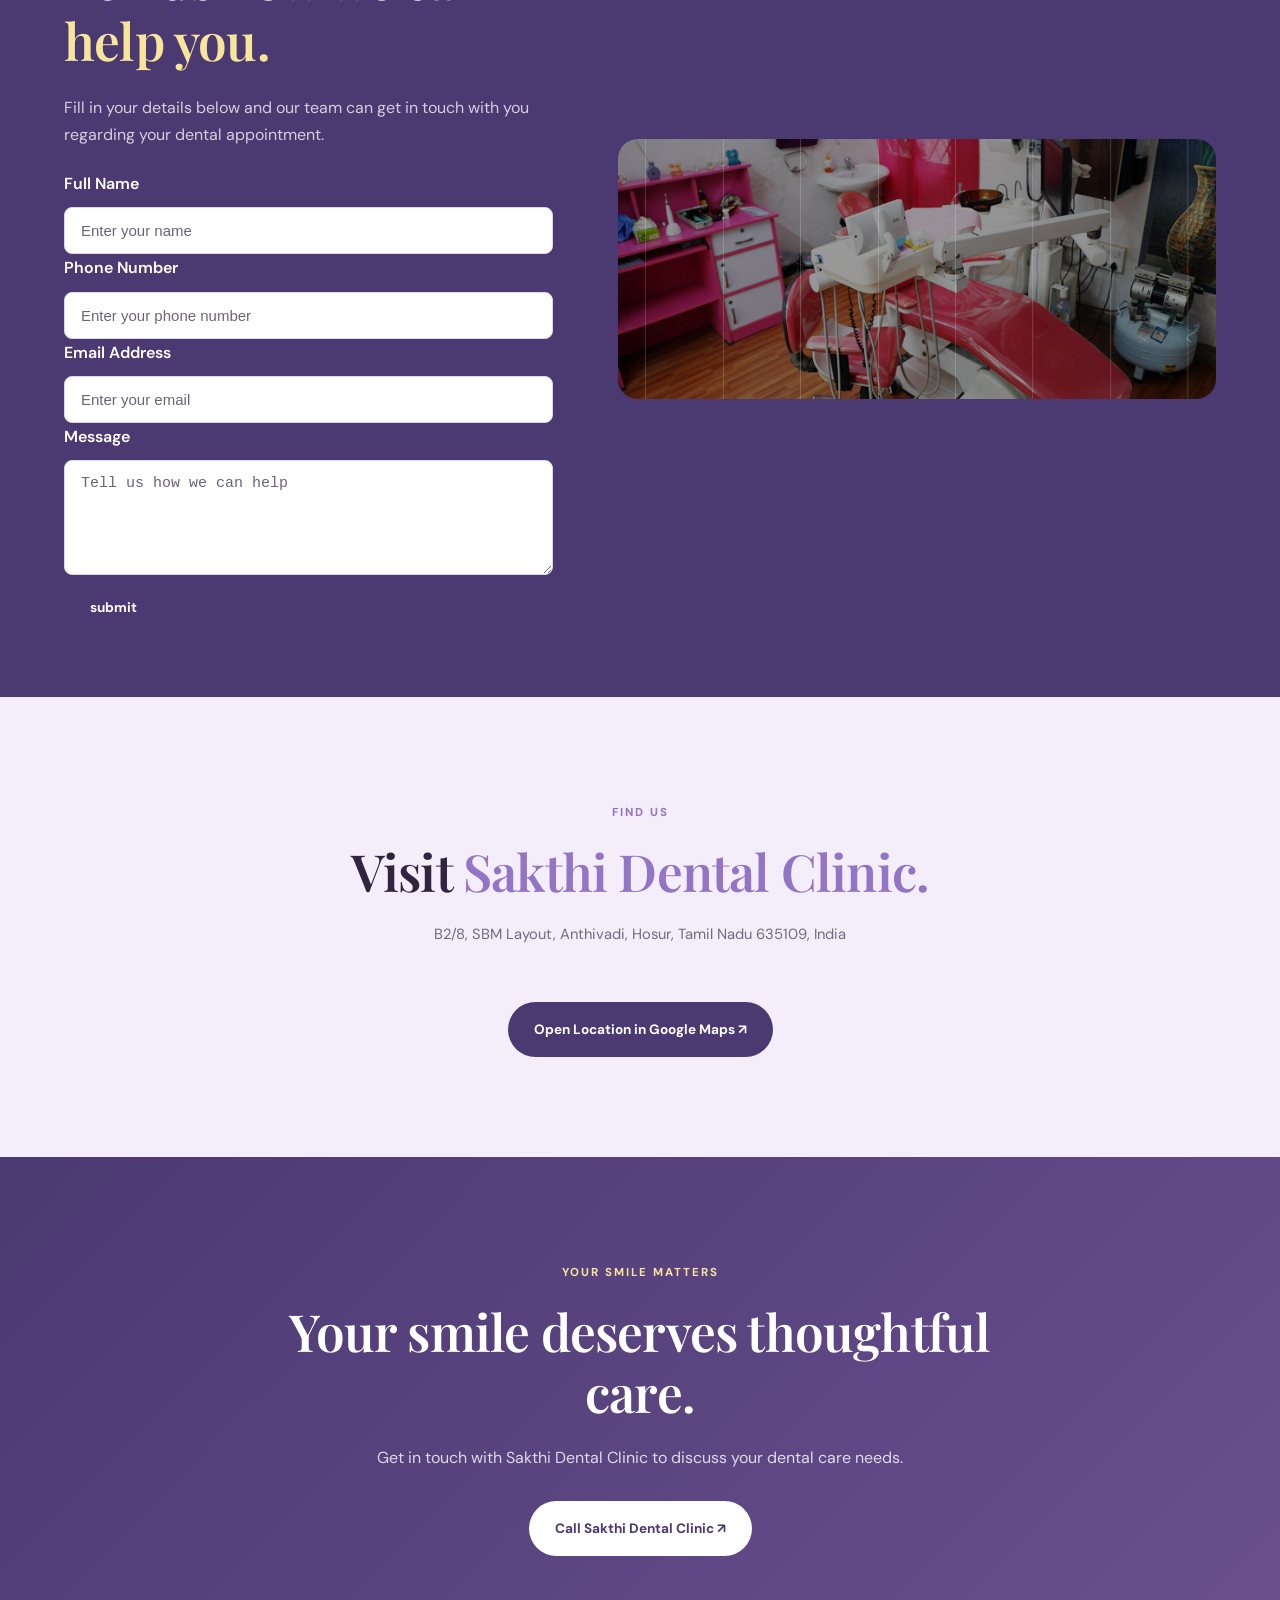
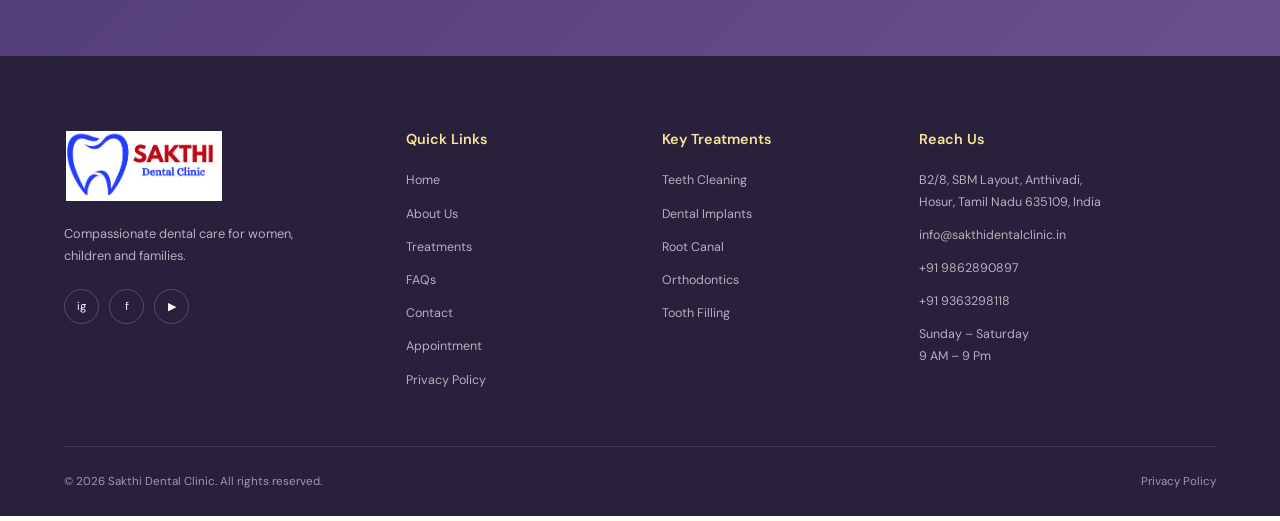
<file: contact.html>
<!DOCTYPE html>
<html lang="en">
<head>
    <meta charset="UTF-8">
    <meta name="viewport" content="width=device-width, initial-scale=1.0">
    <title>Contact Us | Sakthi Dental Clinic</title>
    <link rel="icon" type="image/png" href="images/logo/SDC Logo.png">
    <meta name="description"
        content="Contact Sakthi Dental Clinic in Hosur for dental appointments, clinic timings and location details.">
    <link rel="preconnect" href="https://fonts.googleapis.com">
    <link rel="preconnect" href="https://fonts.gstatic.com" crossorigin>
    <link
        href="https://fonts.googleapis.com/css2?family=DM+Sans:wght@400;500;600;700&family=Playfair+Display:wght@500;600;700&display=swap"
        rel="stylesheet">
    <link rel="stylesheet" href="style.css">
</head>
<body>
    <!-- ================= HEADER ================= -->
    <header class="site-header">
    <div class="container nav-container">
        <!-- LOGO -->
        <a href="index.html" class="brand-logo">
            <img src="images/logo/SDC Logo.png"
                 alt="Sakthi Dental Clinic Logo">
        </a>
        <!-- DESKTOP / MOBILE NAVIGATION -->
        <nav class="main-nav" id="mainNav" aria-label="Main navigation">
    <a href="index.html">Home</a>
    <a href="about.html">About Us</a>
    <a href="treatments.html">Treatments</a>
    <a href="faqs.html">FAQs</a>
    <a href="contact.html" class="active">Contact</a>
    <a href="appointment.html" class="nav-cta">
        Fix an Appointment
        <span>↗</span>
    </a>
</nav>
        <!-- MOBILE MENU BUTTON -->
        <button class="menu-toggle"
        id="menuToggle"
        type="button"
        aria-label="Open navigation menu"
        aria-expanded="false">
    <span></span>
    <span></span>
    <span></span>
</button>
    </div>
</header>
    <!-- ================= CONTACT HERO ================= -->
    <main>
        <section class="hero-section">
            <div class="container hero-grid">
                <div class="hero-content">
                    <span class="eyebrow">
                        GET IN TOUCH
                    </span>
                    <h1>
                        Let's take care of
                        <span>your smile.</span>
                    </h1>
                    <p class="hero-description">
                        Have a question or want to schedule a dental
                        appointment? Get in touch with Sakthi Dental Clinic.
                        We are happy to help.
                    </p>
                    <div class="hero-actions">
                        <a href="tel:+919862890897" class="btn btn-primary">
                            Call Us
                            <span>↗</span>
                        </a>
                        <a href="mailto:info@sakthidentalclinic.in" class="btn btn-outline">
                            Email Us
                        </a>
                    </div>
                </div>
                <div class="hero-visual">
                    <div class="hero-image-wrapper">
                        <img src="images/banners/Banner_img_3.jpg" alt="Sakthi Dental Clinic" class="hero-image">
                        <div class="hero-floating-card">
                            <div class="floating-icon">✦</div>
                            <div>
                                <strong>We're Here to Help</strong>
                                <p>Contact our clinic today.</p>
                            </div>
                        </div>
                    </div>
                    <div class="hero-circle-decoration"></div>
                </div>
            </div>
        </section>
        <!-- ================= CONTACT DETAILS ================= -->
        <section class="why-section section-padding">
            <div class="container">
                <div class="section-heading centered">
                    <span class="section-label">
                        CONTACT INFORMATION
                    </span>
                    <h2>
                        Reach us
                        <span>easily.</span>
                    </h2>
                    <p>
                        Find our clinic, contact our team or call us
                        to schedule your appointment.
                    </p>
                </div>
                <div class="features-grid">
                    <!-- ADDRESS -->
                    <article class="feature-card">
                        <div class="feature-icon">⌖</div>
                        <h3>
                            Visit Our Clinic
                        </h3>
                        <p>
                            B2/8, SBM Layout,<br>
                            Anthivadi,<br>
                            Hosur, Tamil Nadu 635109,<br>
                            India
                        </p>
                    </article>
                    <!-- PHONE -->
                    <article class="feature-card">
                        <div class="feature-icon">☎</div>
                        <h3>
                            Call Us
                        </h3>
                        <p>
                            <a href="tel:+919862890897">
                                +91 9862890897
                            </a>
                            <br><br>
                            <a href="tel:+919363298118">
                                +91 9363298118
                            </a>
                        </p>
                    </article>
                    <!-- EMAIL -->
                    <article class="feature-card">
                        <div class="feature-icon">✉</div>
                        <h3>
                            Email Us
                        </h3>
                        <p>
                            <a href="mailto:info@sakthidentalclinic.in">
                                info@sakthidentalclinic.in
                            </a>
                        </p>
                    </article>
                    <!-- TIMINGS -->
                    <article class="feature-card">
                        <div class="feature-icon">◷</div>
                        <h3>
                            Clinic Timings
                        </h3>
                        <p>
                            Sunday – Saturday<br>
                            9 AM – 9 PM
                        </p>
                    </article>
                </div>
            </div>
        </section>
        <!-- ================= APPOINTMENT ================= -->
        <section class="assurance-section">
            <div class="container assurance-grid">
                <div class="assurance-content">
                    <span class="section-label">
                        CONTACT US
                    </span>
                    <h2>
                        Tell us how we can
                        <span>help you.</span>
                    </h2>
                    <p>
                        Fill in your details below and our team can
                        get in touch with you regarding your dental
                        appointment.
                    </p>
                    <form class="contact-form" action="https://formspree.io/f/maenoaaj" method="POST">
                        <div class="form-group">
                            <label for="name">
                                Full Name
                            </label>
                            <input type="text" id="name" name="name" placeholder="Enter your name" required>
                        </div>
                        <div class="form-group">
                            <label for="phone">
                                Phone Number
                            </label>
                            <input type="tel" id="phone" name="phone" placeholder="Enter your phone number" required>
                        </div>
                        <div class="form-group">
                            <label for="email">
                                Email Address
                            </label>
                            <input type="email" id="email" name="email" placeholder="Enter your email" required>
                        </div>
                        <div class="form-group">
                            <label for="message">
                                Message
                            </label>
                            <textarea id="message" name="message" rows="5"
                                placeholder="Tell us how we can help" ></textarea>
                        </div>
                        <button type="submit" class="btn btn-primary">
                            submit
                        </button>
                    </form>
                </div>
                <div class="assurance-image">
                    <img src="images/banners/Banner_img_2.jpg" alt="Dental care at Sakthi Dental Clinic">
                </div>
            </div>
        </section>
        <!-- ================= MAP / LOCATION ================= -->
        <section class="facilities-section section-padding">
            <div class="container">
                <div class="section-heading centered">
                    <span class="section-label">
                        FIND US
                    </span>
                    <h2>
                        Visit
                        <span>Sakthi Dental Clinic.</span>
                    </h2>
                    <p>
                        B2/8, SBM Layout, Anthivadi,
                        Hosur, Tamil Nadu 635109, India
                    </p>
                </div>
                <div class="center-button">
                    <a href="https://www.google.com/maps/search/?api=1&query=B2%2F8%2C%20SBM%20Layout%2C%20Anthivadi%2C%20Hosur%2C%20Tamil%20Nadu%20635109"
                        target="_blank" rel="noopener" class="btn btn-primary">
                        Open Location in Google Maps ↗
                    </a>
                </div>
            </div>
        </section>
        <!-- ================= FINAL CTA ================= -->
        <section class="final-cta-section">
            <div class="container final-cta-content">
                <span class="section-label">
                    YOUR SMILE MATTERS
                </span>
                <h2>
                    Your smile deserves
                    thoughtful care.
                </h2>
                <p>
                    Get in touch with Sakthi Dental Clinic
                    to discuss your dental care needs.
                </p>
                <a href="tel:+919862890897" class="btn btn-light">
                    Call Sakthi Dental Clinic ↗
                </a>
            </div>
        </section>
    </main>
    <!-- ================= FOOTER ================= -->
    <footer class="site-footer">
        <div class="container footer-grid">
            <div class="footer-brand">
                <a href="index.html" class="footer-logo">
                    <img src="images/logo/SDC Logo.png" alt="Sakthi Dental Clinic Logo">
                </a>
                <p>
                    Compassionate dental care for women,
                    children and families.
                </p>
                <div class="footer-socials">
                    <a href="#" aria-label="Instagram">ig</a>
                    <a href="#" aria-label="Facebook">f</a>
                    <a href="#" aria-label="YouTube">▶</a>
                </div>
            </div>
            <div class="footer-column">
                <h3>Quick Links</h3>
                <a href="index.html">Home</a>
                <a href="about.html">About Us</a>
                <a href="treatments.html">Treatments</a>
                <a href="faqs.html">FAQs</a>
                <a href="contact.html">Contact</a>
                <a href="appointment.html">Appointment</a>
                <a href="privacy.html">Privacy Policy</a>
            </div>
            <div class="footer-column">
                <h3>Key Treatments</h3>
                <a href="treatments.html">Teeth Cleaning</a>
                <a href="treatments.html">Dental Implants</a>
                <a href="treatments.html">Root Canal</a>
                <a href="treatments.html">Orthodontics</a>
                <a href="treatments.html">Tooth Filling</a>
            </div>
            <div class="footer-column footer-contact">
                <h3>Reach Us</h3>
                <p>
                    B2/8, SBM Layout, Anthivadi,<br>
                    Hosur, Tamil Nadu 635109, India
                </p>
                <a href="mailto:info@sakthidentalclinic.in">
                    info@sakthidentalclinic.in
                </a>
                <a href="tel:+919862890897">
                    +91 9862890897
                </a>
                <a href="tel:+919363298118">
                    +91 9363298118
                </a>
                <p>
                    Sunday – Saturday<br>
                    9 AM – 9 Pm
                </p>
            </div>
        </div>
        <div class="container footer-bottom">
            <p>
                © 2026 Sakthi Dental Clinic.
                All rights reserved.
            </p>
            <a href="privacy.html">
                Privacy Policy
            </a>
        </div>
    </footer>
    <script src="script.js"></script>
</body>
</html>
</file>
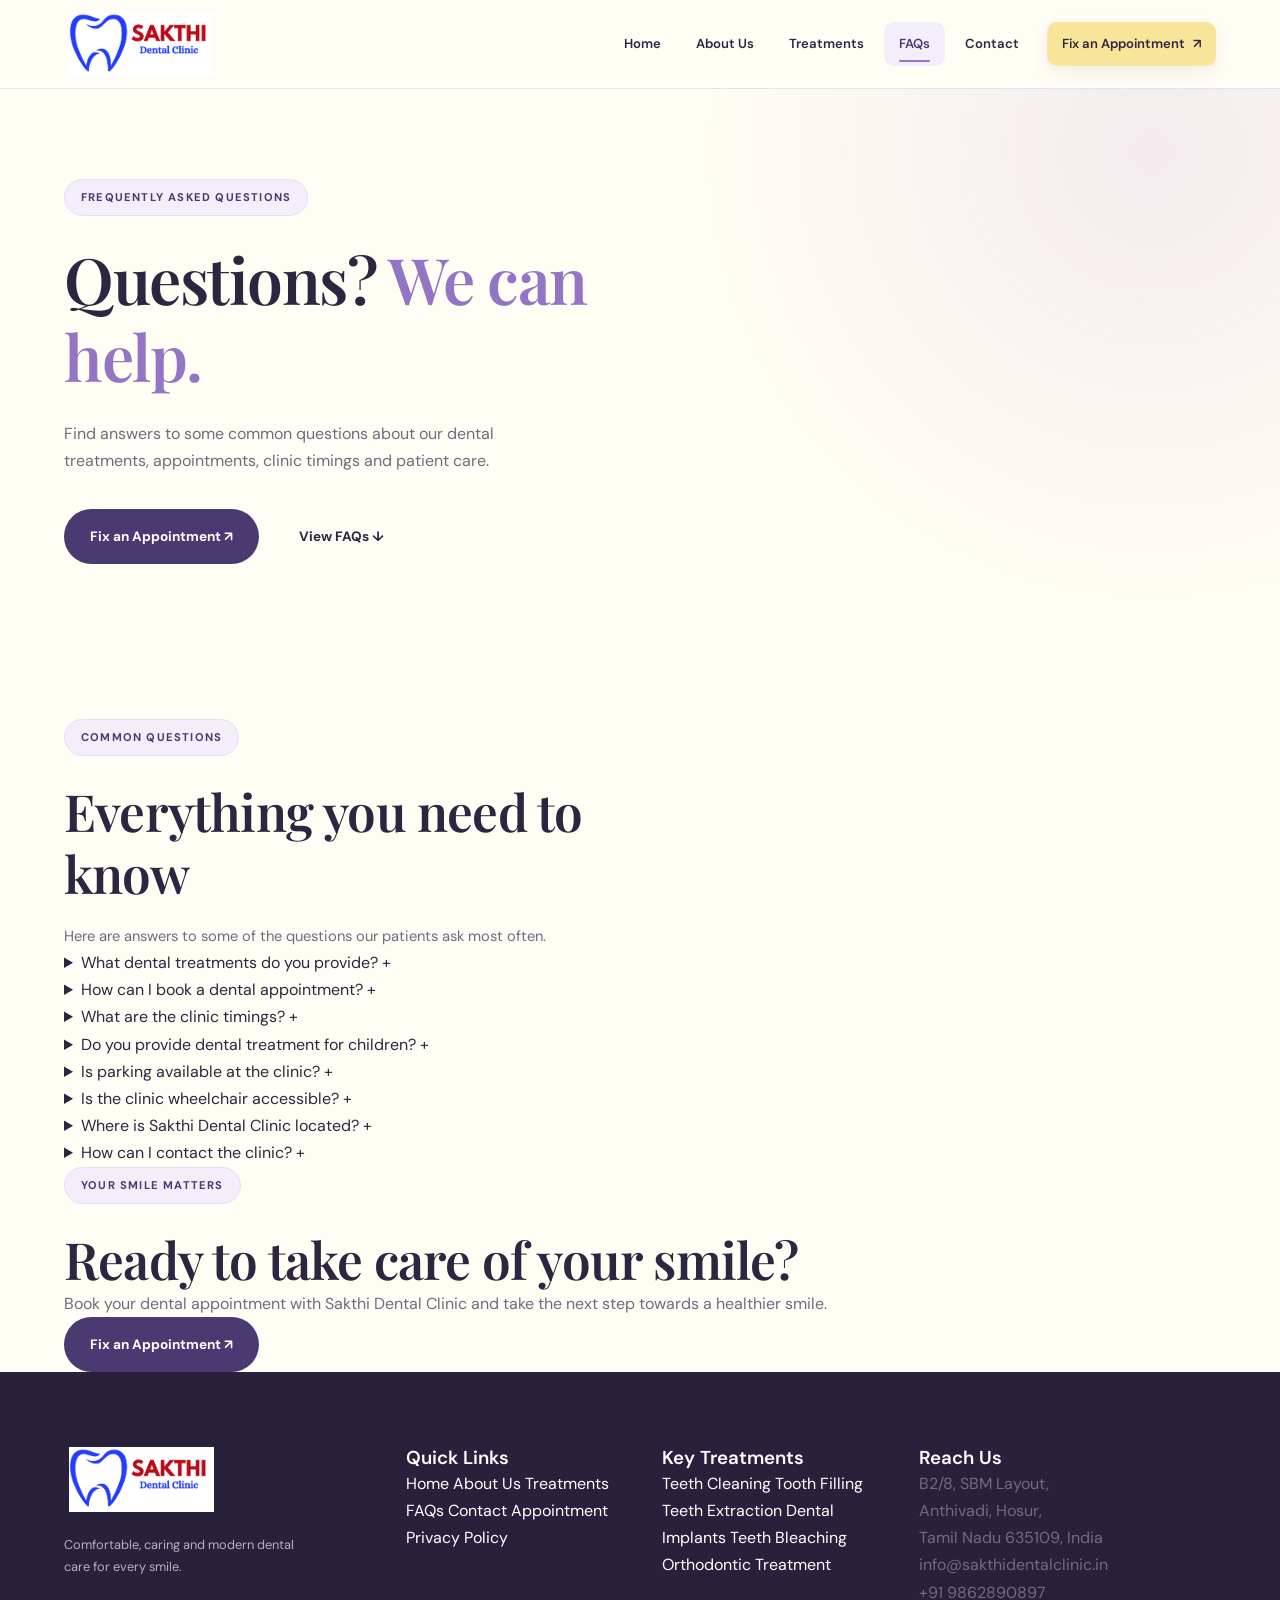
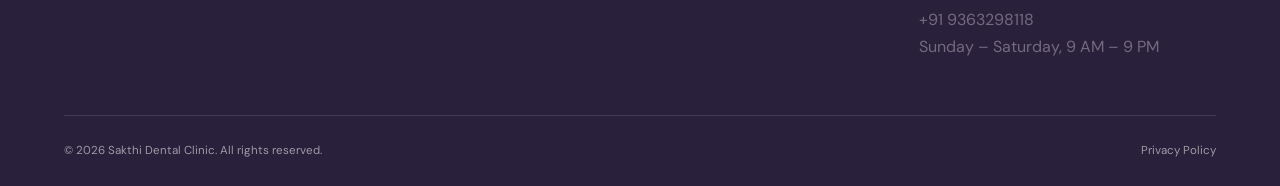
<file: faqs.html>
<!DOCTYPE html>
<html lang="en">
<head>
    <meta charset="UTF-8">
    <meta name="viewport" content="width=device-width, initial-scale=1.0">

    <title>FAQs | Sakthi Dental Clinic</title>

    <meta name="description"
          content="Frequently asked questions about dental treatments, appointments, clinic timings and services at Sakthi Dental Clinic.">

    <link rel="preconnect" href="https://fonts.googleapis.com">
    <link rel="preconnect" href="https://fonts.gstatic.com" crossorigin>

    <link href="https://fonts.googleapis.com/css2?family=DM+Sans:wght@400;500;600;700&family=Playfair+Display:wght@500;600;700&display=swap"
          rel="stylesheet">

    <link rel="stylesheet" href="style.css">
</head>

<body>

    <!-- ================= HEADER ================= -->

    <header class="site-header">

    <div class="container nav-container">

        <!-- LOGO -->
        <a href="index.html" class="brand-logo">
            <img src="images/logo/SDC Logo.png"
                 alt="Sakthi Dental Clinic Logo">
        </a>

        <!-- DESKTOP / MOBILE NAVIGATION -->
        <nav class="main-nav" id="mainNav" aria-label="Main navigation">

    <a href="index.html">Home</a>

    <a href="about.html">About Us</a>

    <a href="treatments.html">Treatments</a>

    <a href="faqs.html" class="active">FAQs</a>

    <a href="contact.html">Contact</a>

    <a href="appointment.html" class="nav-cta">
        Fix an Appointment
        <span>↗</span>
    </a>

</nav>

        <!-- MOBILE MENU BUTTON -->
        <button class="menu-toggle"
        id="menuToggle"
        type="button"
        aria-label="Open navigation menu"
        aria-expanded="false">

    <span></span>
    <span></span>
    <span></span>

</button>

    </div>

</header>


    <!-- ================= FAQ HERO ================= -->
    

<main>

    <section class="hero-section">

        <div class="container hero-grid">

            <div class="hero-content">

                <span class="eyebrow">
                    FREQUENTLY ASKED QUESTIONS
                </span>

                <h1>
                    Questions?
                    <span>We can help.</span>
                </h1>

                <p class="hero-description">
                    Find answers to some common questions about
                    our dental treatments, appointments, clinic
                    timings and patient care.
                </p>

                <div class="hero-actions">

                    <a href="appointment.html" class="btn btn-primary">
                        Fix an Appointment ↗
                    </a>

                    <a href="#faq-list" class="btn btn-secondary">
                        View FAQs ↓
                    </a> 
                </div>
            </div>
        </div>
    </section>
<!-- ================= FAQ LIST ================= -->
<section class="faq-section" id="faq-list">
    <div class="container">
        <div class="section-heading">
            <span class="eyebrow">COMMON QUESTIONS</span>
            <h2>
                Everything you need to know
            </h2>
            <p>
                Here are answers to some of the questions our
                patients ask most often.
            </p>
        </div>
        <div class="faq-list">
            <details class="faq-item">
                <summary>
                    What dental treatments do you provide?
                    <span>+</span>
                </summary>
                <p>
                    We provide dental cleaning, tooth filling,
                    teeth extraction, dental implants, teeth
                    bleaching and orthodontic treatment.
                </p>
            </details>
            <details class="faq-item">
                <summary>
                    How can I book a dental appointment?
                    <span>+</span>
                </summary>
                <p>
                    You can book an appointment by contacting us
                    through our Contact page or by calling the clinic
                    directly.
                </p>
            </details>
            <details class="faq-item">
                <summary>
                    What are the clinic timings?
                    <span>+</span>
                </summary>
                <p>
                    Our clinic is open from 9 AM to 7 PM,
                    Monday to Sunday.
                </p>
            </details>
            <details class="faq-item">
                <summary>
                    Do you provide dental treatment for children?
                    <span>+</span>
                </summary>
                <p>
                    Yes. We provide family-friendly dental care
                    and treatment options for children.
                </p>
            </details>
            <details class="faq-item">
                <summary>
                    Is parking available at the clinic?
                    <span>+</span>
                </summary>
                <p>
                    Yes. Hassle-free parking is available for
                    patients visiting the clinic.
                </p>
            </details>
            <details class="faq-item">
                <summary>
                    Is the clinic wheelchair accessible?
                    <span>+</span>
                </summary>
                <p>
                    Yes. Wheelchair access is available to help
                    patients visit the clinic comfortably.
                </p>
            </details>
            <details class="faq-item">
                <summary>
                    Where is Sakthi Dental Clinic located?
                    <span>+</span>
                </summary>
                <p>
                    We are located at B2/8, SBM Layout,
                    Anthivadi, Hosur, Tamil Nadu 635109, India.
                </p>
            </details>
            <details class="faq-item">
                <summary>
                    How can I contact the clinic?
                    <span>+</span>
                </summary>
                <p>
                    You can contact us by phone, email or through
                    the enquiry form on our Contact page.
                </p>
            </details>
        </div>
    </div>
</section>
<!-- ================= FAQ CTA ================= -->
<section class="cta-section">
    <div class="container cta-content">
        <span class="eyebrow">
            YOUR SMILE MATTERS
        </span>
        <h2>
            Ready to take care of your smile?
        </h2>
        <p>
            Book your dental appointment with Sakthi Dental Clinic
            and take the next step towards a healthier smile.
        </p>
        <a href="appointment.html" class="btn btn-primary">
            Fix an Appointment ↗
        </a>
    </div>
</section>
<!-- ================= FOOTER ================= -->
<footer class="site-footer">
    <div class="container footer-grid">
        <div class="footer-brand">
            <a href="index.html" class="brand-logo">
                <img src="images/logo/SDC Logo.png"
                     alt="Sakthi Dental Clinic Logo">
            </a>
            <p>
                Comfortable, caring and modern dental care
                for every smile.
            </p>
        </div>
        <div class="footer-links">
            <h3>Quick Links</h3>
            <a href="index.html">Home</a>
            <a href="about.html">About Us</a>
            <a href="treatments.html">Treatments</a>
            <a href="faqs.html">FAQs</a>
            <a href="contact.html">Contact</a>
            <a href="appointment.html">Appointment</a>
            <a href="privacy.html">Privacy Policy</a>
        </div>
        <div class="footer-links">
            <h3>Key Treatments</h3>
            <a href="treatments.html">Teeth Cleaning</a>
            <a href="treatments.html">Tooth Filling</a>
            <a href="treatments.html">Teeth Extraction</a>
            <a href="treatments.html">Dental Implants</a>
            <a href="treatments.html">Teeth Bleaching</a>
            <a href="treatments.html">Orthodontic Treatment</a>
        </div>
        <div class="footer-contact">
            <h3>Reach Us</h3>
            <p>
                B2/8, SBM Layout,<br>
                Anthivadi, Hosur,<br>
                Tamil Nadu 635109, India
            </p>
            <p>
                <a href="mailto:info@sakthidentalclinic.in">
                    info@sakthidentalclinic.in
                </a>
            </p>
            <p>
                <a href="tel:+919862890897">
                    +91 9862890897
                </a>
            </p>
            <p>
                <a href="tel:+919363298118">
                    +91 9363298118
                </a>
            </p>
            <p>
                Sunday – Saturday, 9 AM – 9 PM
            </p>
        </div>
    </div>
    <div class="container footer-bottom">
        <p>
            © 2026 Sakthi Dental Clinic. All rights reserved.
        </p>
        <a href="privacy.html">
            Privacy Policy
        </a>
    </div>
</footer>
</main>
<!-- ================= SCRIPT ================= -->
<script src="script.js"></script>
</body>
</html>
</file>
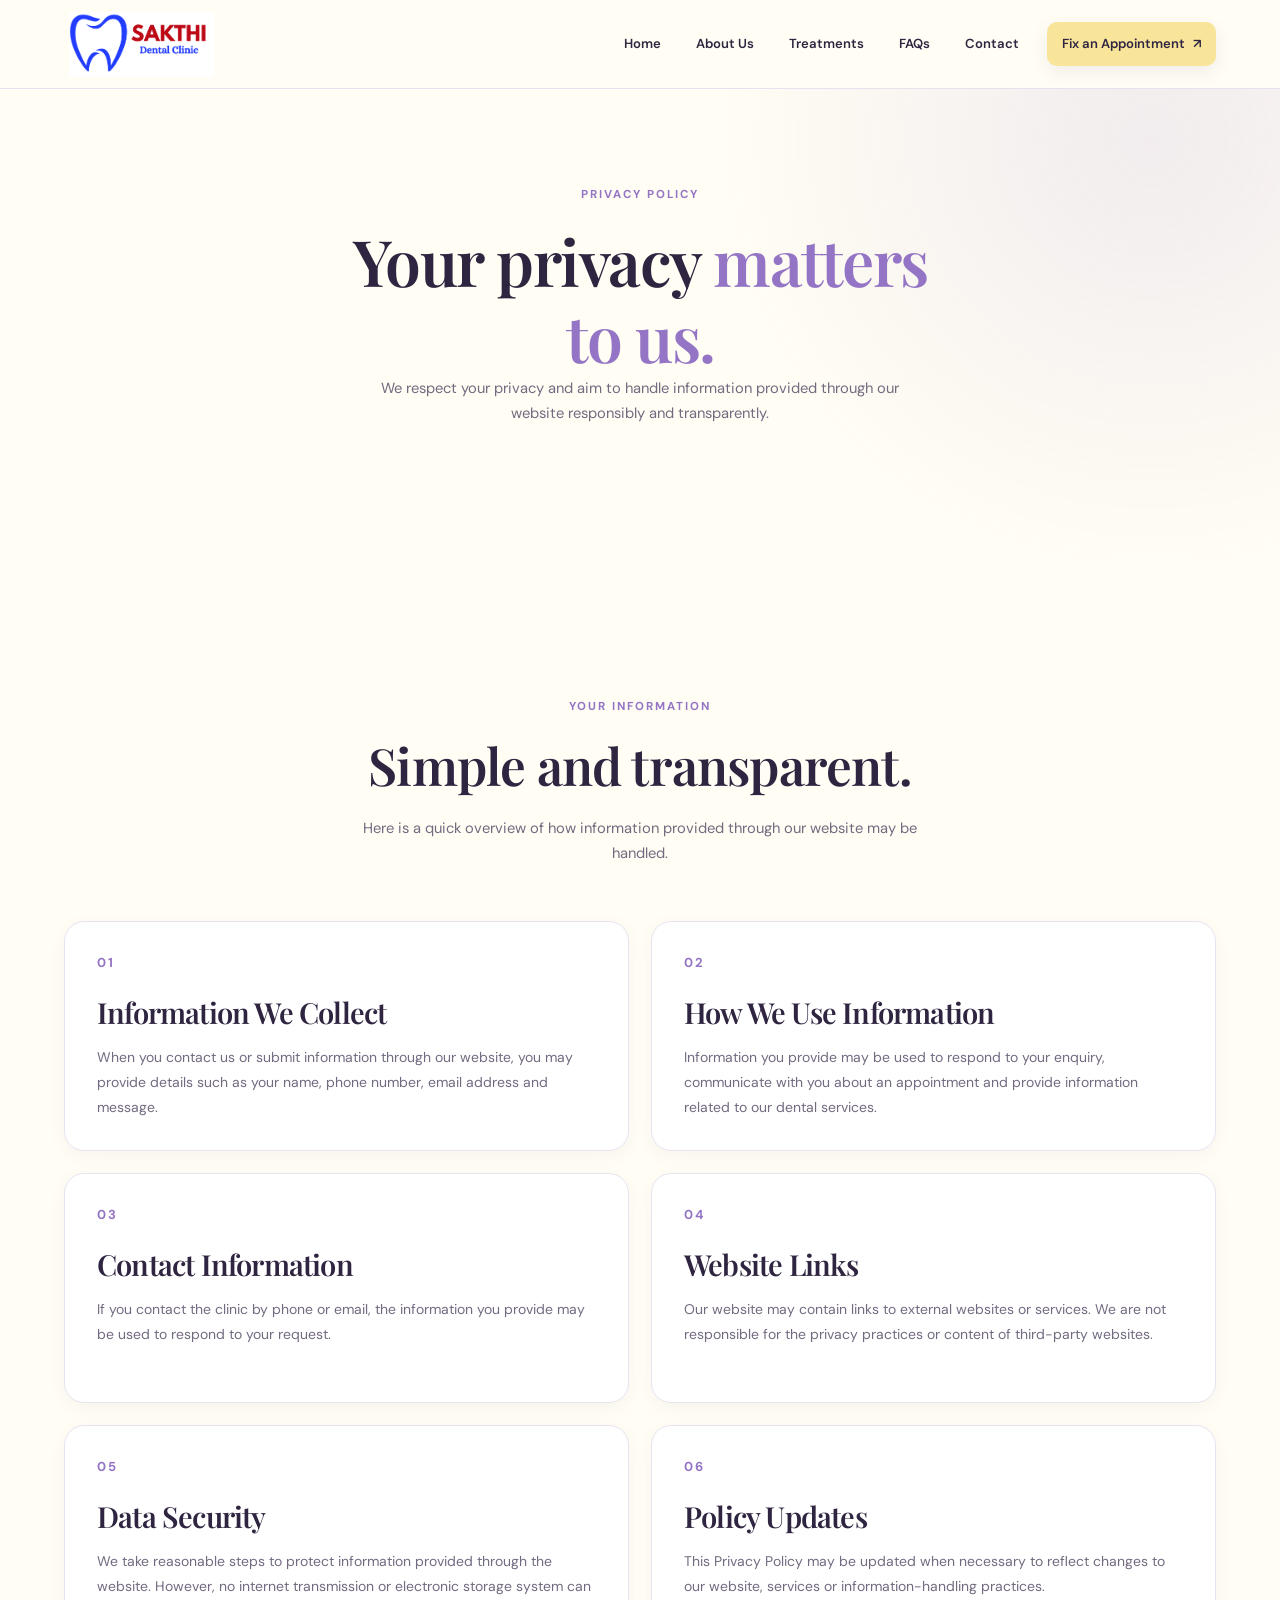
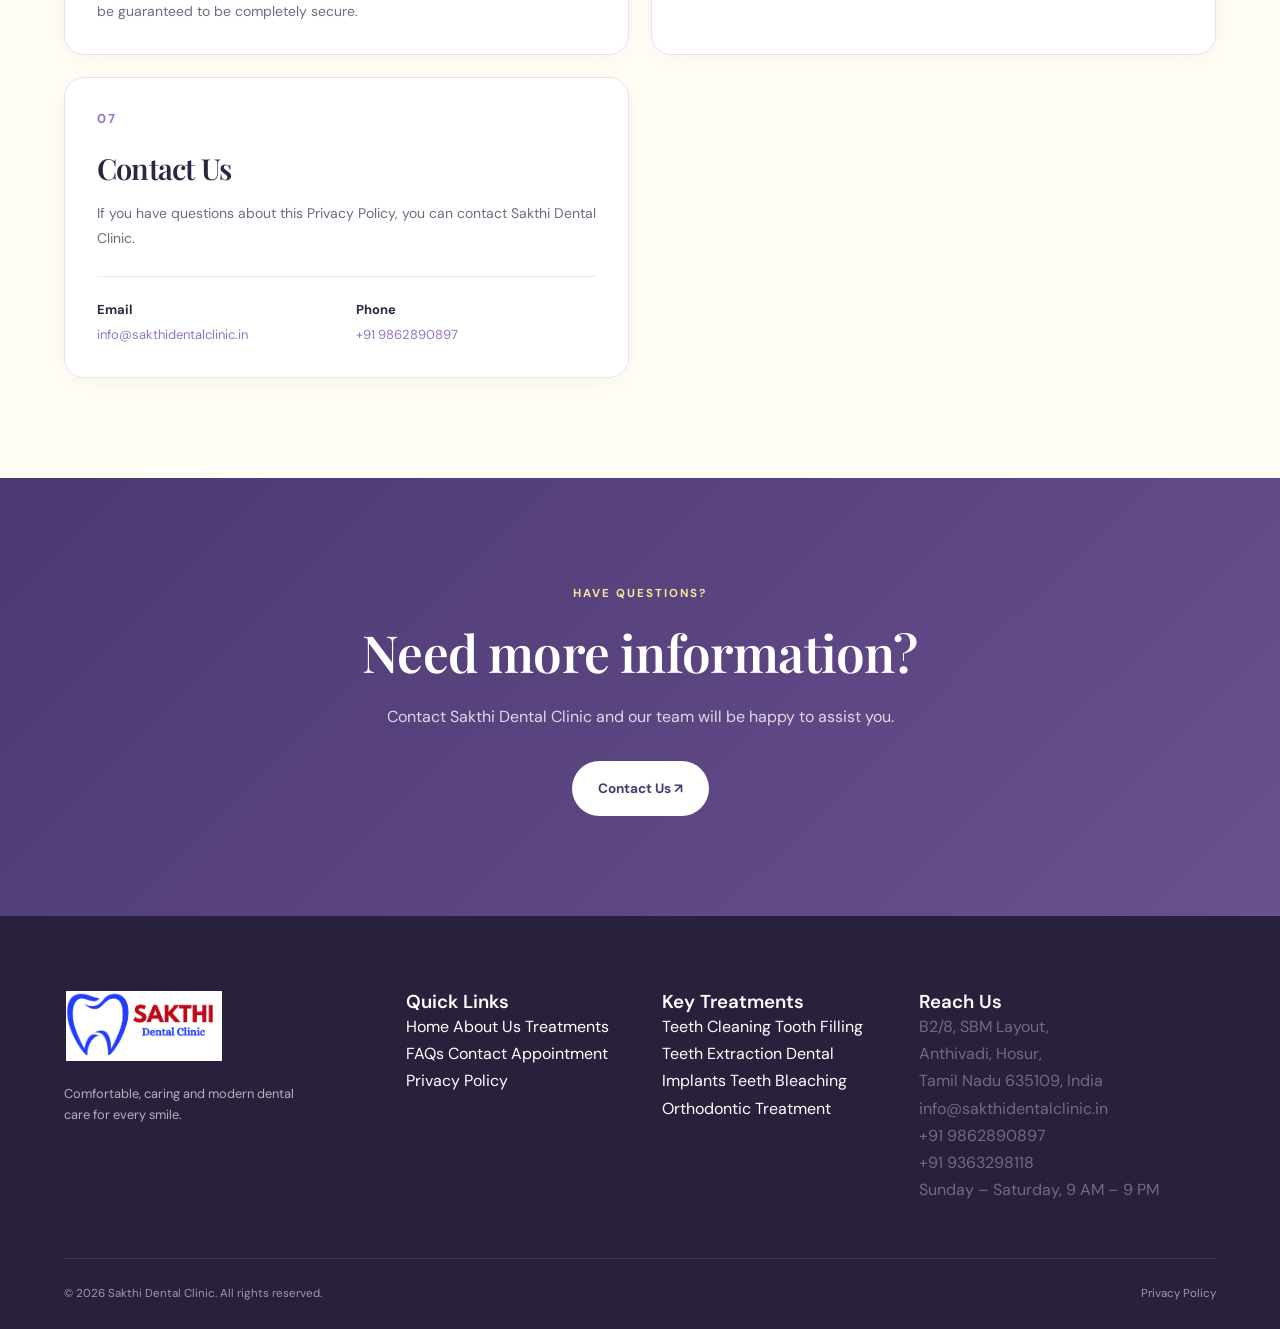
<file: privacy.html>
<!DOCTYPE html>
<html lang="en">
<head>
    <meta charset="UTF-8">
    <meta name="viewport" content="width=device-width, initial-scale=1.0">
    <title>Privacy Policy | Sakthi Dental Clinic</title>
    <meta name="description"
          content="Privacy Policy for Sakthi Dental Clinic.">
    <link rel="preconnect" href="https://fonts.googleapis.com">
    <link rel="preconnect" href="https://fonts.gstatic.com" crossorigin>
    <link href="https://fonts.googleapis.com/css2?family=DM+Sans:wght@400;500;600;700&family=Playfair+Display:wght@500;600;700&display=swap"
          rel="stylesheet">
    <link rel="stylesheet" href="style.css">
</head>
<body>
<!-- ================= HEADER ================= -->
<header class="site-header">
    <div class="container nav-container">
        <!-- LOGO -->
        <a href="index.html" class="brand-logo">
            <img src="images/logo/SDC Logo.png"
                 alt="Sakthi Dental Clinic Logo">
        </a>
        <!-- DESKTOP / MOBILE NAVIGATION -->
        <nav class="main-nav" id="mainNav" aria-label="Main navigation">
    <a href="index.html" >Home</a>
    <a href="about.html">About Us</a>
    <a href="treatments.html">Treatments</a>
    <a href="faqs.html">FAQs</a>
    <a href="contact.html">Contact</a>
    <a href="appointment.html" class="nav-cta">
        Fix an Appointment
        <span>↗</span>
    </a>
</nav>
        <!-- MOBILE MENU BUTTON -->
        <button class="menu-toggle"
        id="menuToggle"
        type="button"
        aria-label="Open navigation menu"
        aria-expanded="false">
    <span></span>
    <span></span>
    <span></span>
</button>
    </div>
</header>
<!-- ================= PRIVACY HERO ================= -->
<main>
    <section class="hero-section">
        <div class="container">
            <div class="section-heading centered">
                <span class="section-label">
                    PRIVACY POLICY
                </span>
                <h1>
                    Your privacy
                    <span>matters to us.</span>
                </h1>
                <p>
                    We respect your privacy and aim to handle
                    information provided through our website
                    responsibly and transparently.
                </p>
            </div>
        </div>
    </section>
    <!-- ================= PRIVACY CONTENT ================= -->
    <section class="why-section section-padding">
        <div class="container">
            <div class="section-heading centered">
                <span class="section-label">
                    YOUR INFORMATION
                </span>
                <h2>
                    Simple and transparent.
                </h2>
                <p>
                    Here is a quick overview of how information
                    provided through our website may be handled.
                </p>
            </div>
            <div class="privacy-grid">
                <!-- 01 -->
                <article class="feature-card privacy-card">
                    <span class="treatment-number">
                        01
                    </span>
                    <h2>
                        Information We Collect
                    </h2>
                    <p>
                        When you contact us or submit information
                        through our website, you may provide details
                        such as your name, phone number, email address
                        and message.
                    </p>
                </article>
                <!-- 02 -->
                <article class="feature-card privacy-card">
                    <span class="treatment-number">
                        02
                    </span>
                    <h2>
                        How We Use Information
                    </h2>
                    <p>
                        Information you provide may be used to respond
                        to your enquiry, communicate with you about an
                        appointment and provide information related to
                        our dental services.
                    </p>
                </article>
                <!-- 03 -->
                <article class="feature-card privacy-card">
                    <span class="treatment-number">
                        03
                    </span>
                    <h2>
                        Contact Information
                    </h2>

                    <p>
                        If you contact the clinic by phone or email,
                        the information you provide may be used to
                        respond to your request.
                    </p>

                </article>



                <!-- 04 -->

                <article class="feature-card privacy-card">

                    <span class="treatment-number">
                        04
                    </span>

                    <h2>
                        Website Links
                    </h2>

                    <p>
                        Our website may contain links to external
                        websites or services. We are not responsible
                        for the privacy practices or content of
                        third-party websites.
                    </p>

                </article>



                <!-- 05 -->

                <article class="feature-card privacy-card">

                    <span class="treatment-number">
                        05
                    </span>

                    <h2>
                        Data Security
                    </h2>

                    <p>
                        We take reasonable steps to protect information
                        provided through the website. However, no
                        internet transmission or electronic storage
                        system can be guaranteed to be completely secure.
                    </p>
                </article>
                <!-- 06 -->
                <article class="feature-card privacy-card">
                    <span class="treatment-number">
                        06
                    </span>
                    <h2>
                        Policy Updates
                    </h2>
                    <p>
                        This Privacy Policy may be updated when necessary
                        to reflect changes to our website, services or
                        information-handling practices.
                    </p>
                </article>
                <!-- 07 -->
                <article class="feature-card privacy-card privacy-contact-card">
                    <span class="treatment-number">
                        07
                    </span>
                    <h2>
                        Contact Us
                    </h2>
                    <p>
                        If you have questions about this Privacy Policy,
                        you can contact Sakthi Dental Clinic.
                    </p>
                    <div class="privacy-contact-details">
                        <p>
                            <strong>Email</strong><br>
                            <a href="mailto:info@sakthidentalclinic.in">
                                info@sakthidentalclinic.in
                            </a>
                        </p>
                        <p>
                            <strong>Phone</strong><br>
                            <a href="tel:+919862890897">
                                +91 9862890897
                            </a>
                        </p>
                    </div>
                </article>
            </div>
        </div>
    </section>
    <!-- ================= CTA ================= -->
    <section class="final-cta-section">
        <div class="container final-cta-content">
            <span class="section-label">
                HAVE QUESTIONS?
            </span>
            <h2>
                Need more
                information?
            </h2>
            <p>
                Contact Sakthi Dental Clinic and our team
                will be happy to assist you.
            </p>
            <a href="appointment.html"
               class="btn btn-light">
                Contact Us ↗
            </a>
        </div>
    </section>
</main>
<!-- ================= FOOTER ================= -->
<footer class="site-footer">
    <div class="container footer-grid">
        <!-- BRAND -->
        <div class="footer-brand">
            <a href="index.html" class="footer-logo">
                <img src="images/logo/SDC Logo.png"
                     alt="Sakthi Dental Clinic Logo">
            </a>
            <p>
                Comfortable, caring and modern dental care
                for every smile.
            </p>
        </div>
        <!-- QUICK LINKS -->
        <div class="footer-links">
            <h3>
                Quick Links
            </h3>
            <a href="index.html">Home</a>
            <a href="about.html">About Us</a>
            <a href="treatments.html">Treatments</a>
            <a href="faqs.html">FAQs</a>
            <a href="contact.html">Contact</a>
            <a href="appointment.html">Appointment</a>
            <a href="privacy.html">Privacy Policy</a>
        </div>
        <!-- TREATMENTS -->
        <div class="footer-links">
            <h3>
                Key Treatments
            </h3>
            <a href="treatments.html">
                Teeth Cleaning
            </a>
            <a href="treatments.html">
                Tooth Filling
            </a>
            <a href="treatments.html">
                Teeth Extraction
            </a>
            <a href="treatments.html">
                Dental Implants
            </a>
            <a href="treatments.html">
                Teeth Bleaching
            </a>
            <a href="treatments.html">
                Orthodontic Treatment
            </a>
        </div>
        <!-- CONTACT -->
        <div class="footer-contact">
            <h3>
                Reach Us
            </h3>
            <p>
                B2/8, SBM Layout,<br>
                Anthivadi, Hosur,<br>
                Tamil Nadu 635109, India
            </p>
            <p>
                <a href="mailto:info@sakthidentalclinic.in">
                    info@sakthidentalclinic.in
                </a>
            </p>
            <p>
                <a href="tel:+919862890897">
                    +91 9862890897
                </a>
            </p>
            <p>
                <a href="tel:+919363298118">
                    +91 9363298118
                </a>
            </p>
            <p>
                Sunday – Saturday, 9 AM – 9 PM
            </p>
        </div>
    </div>
    <!-- FOOTER BOTTOM -->
    <div class="container footer-bottom">
        <p>
            © 2026 Sakthi Dental Clinic. All rights reserved.
        </p>
        <a href="privacy.html">
            Privacy Policy
        </a>
    </div>
</footer>
<!-- ================= SCRIPT ================= -->
<script src="script.js"></script>
</body>
</html>
</file>
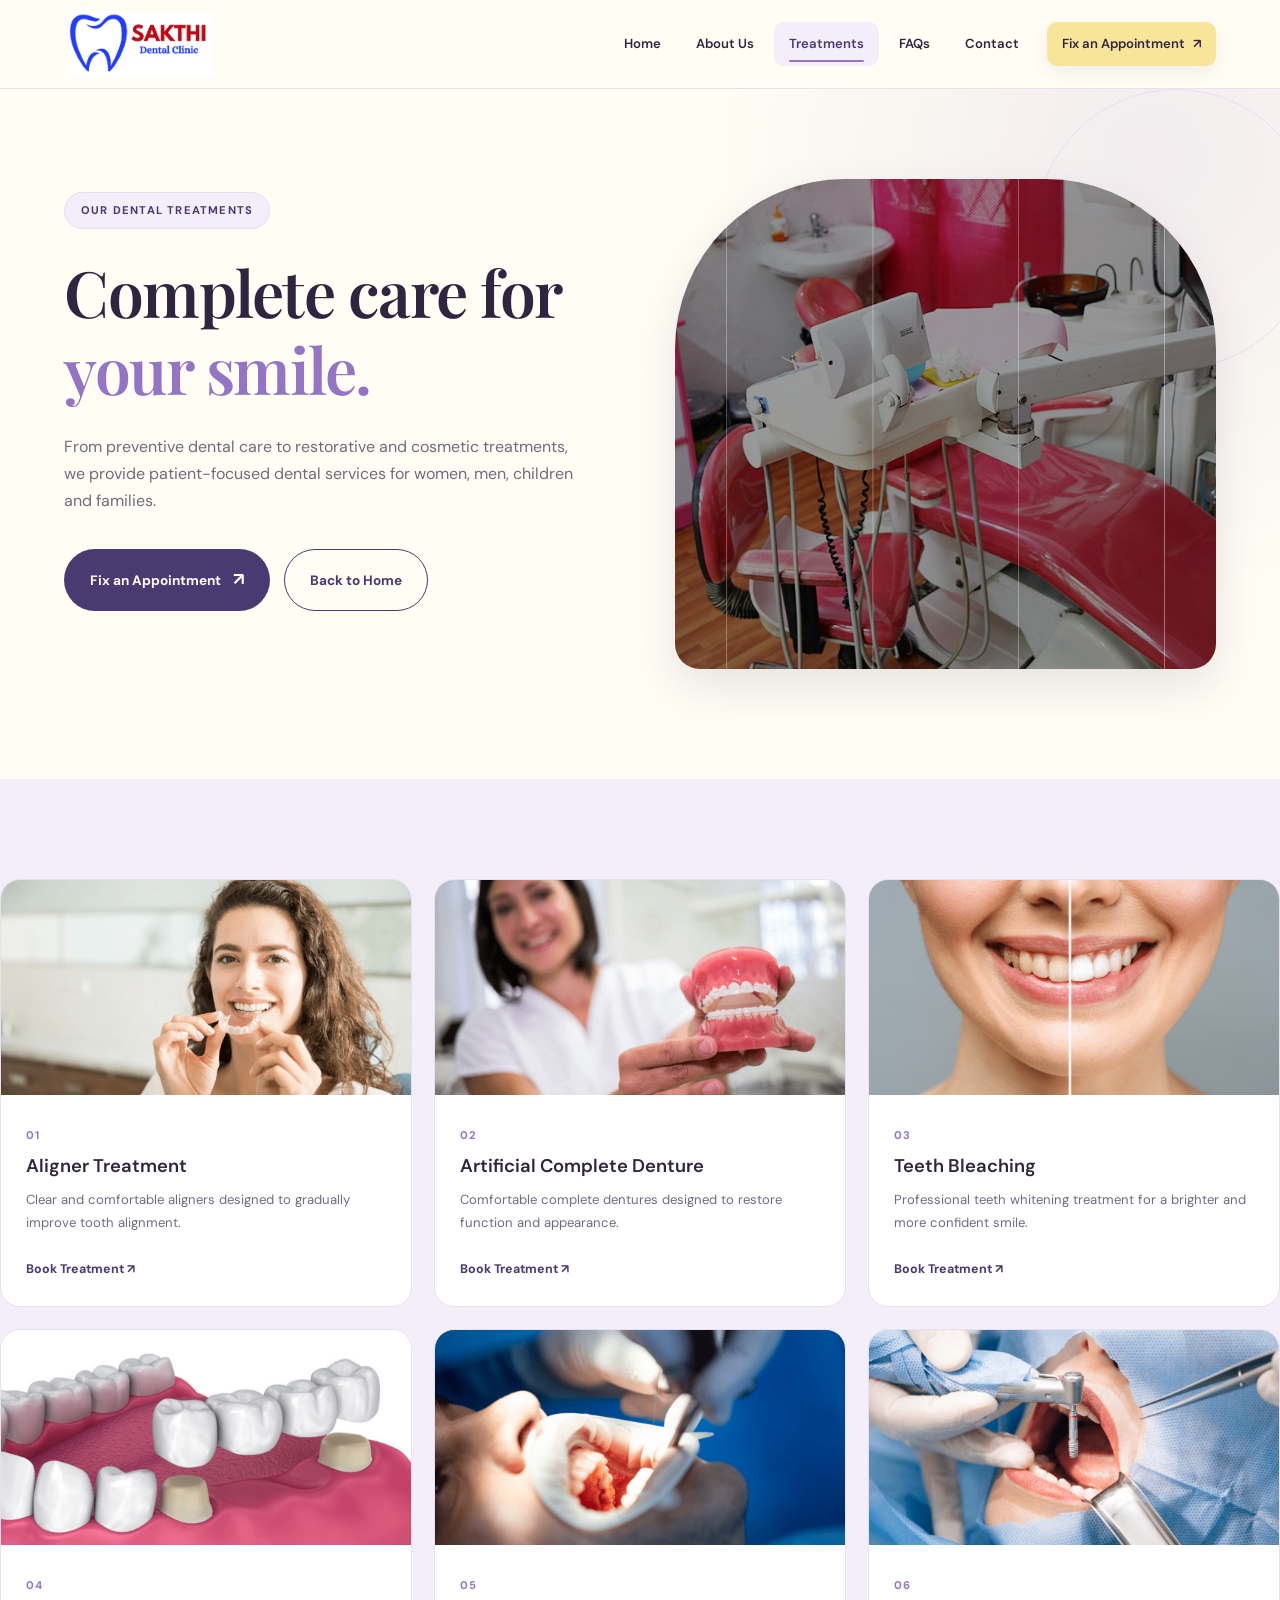
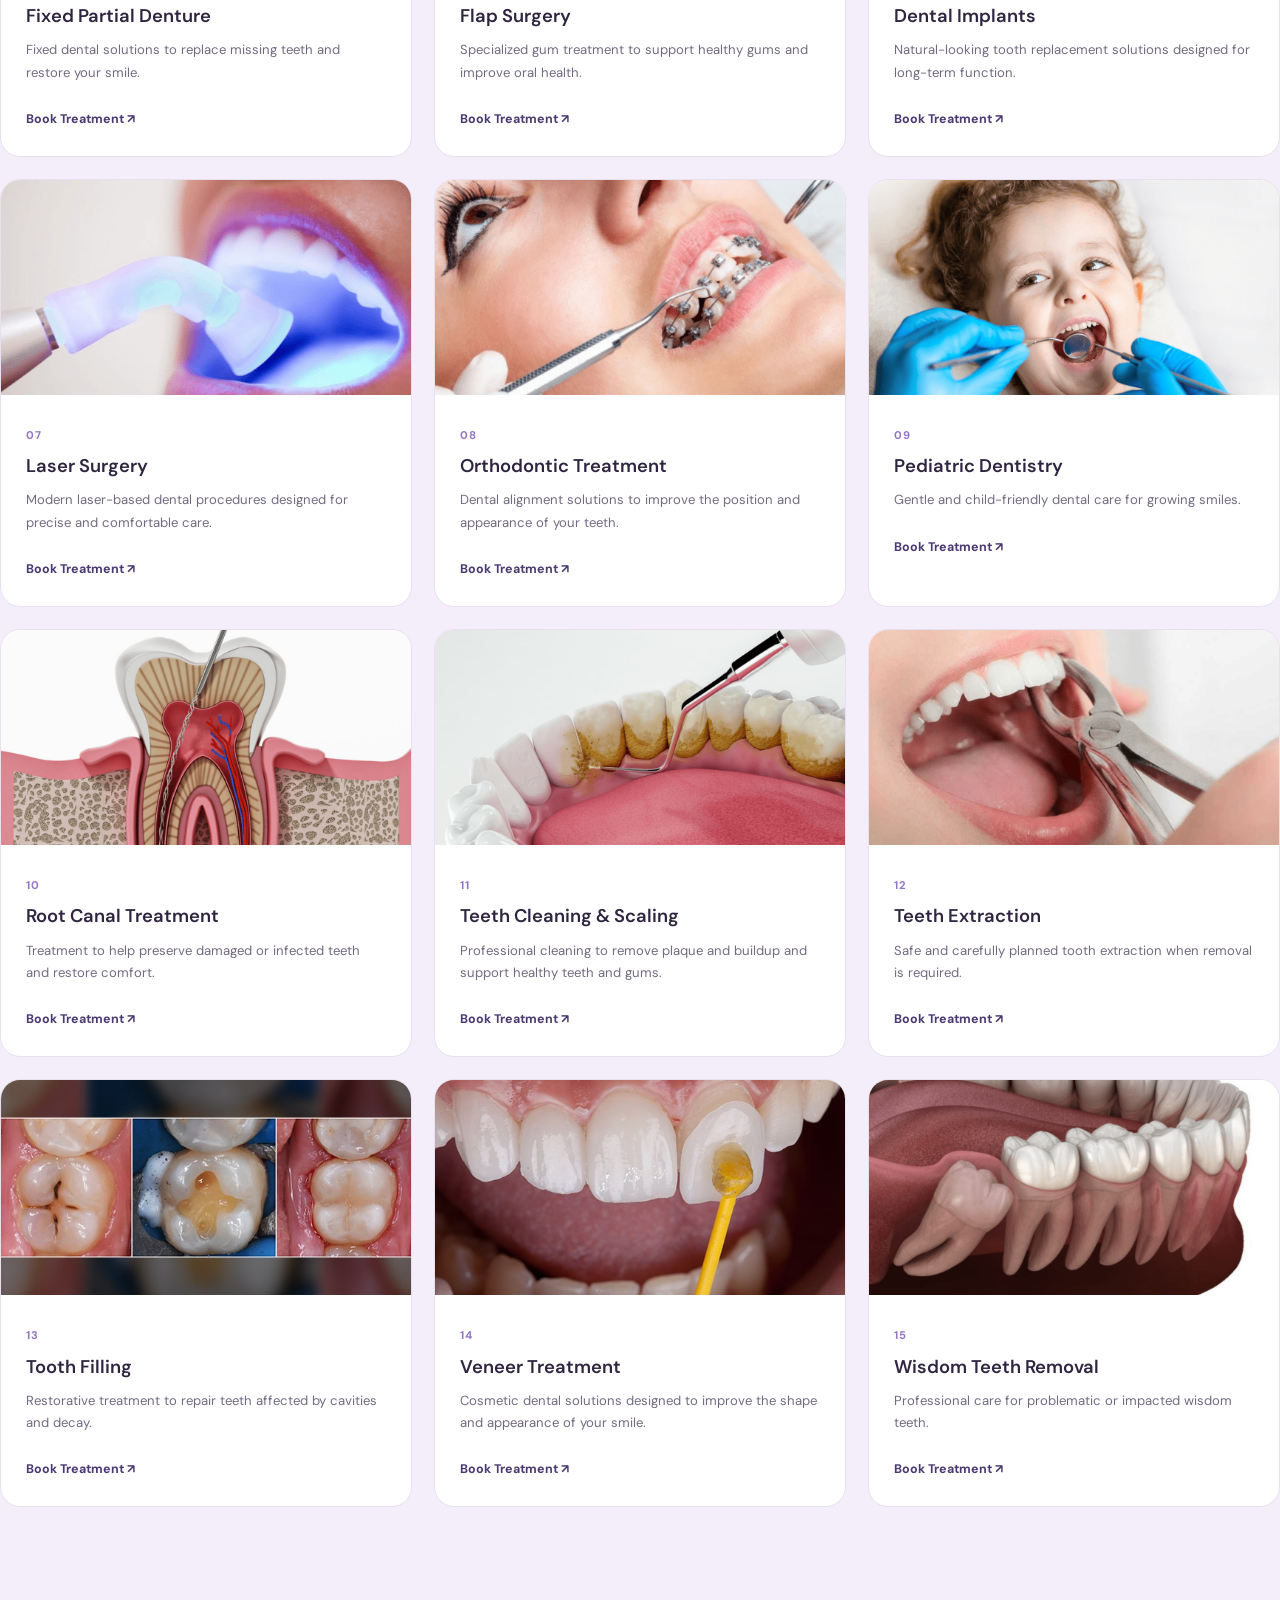
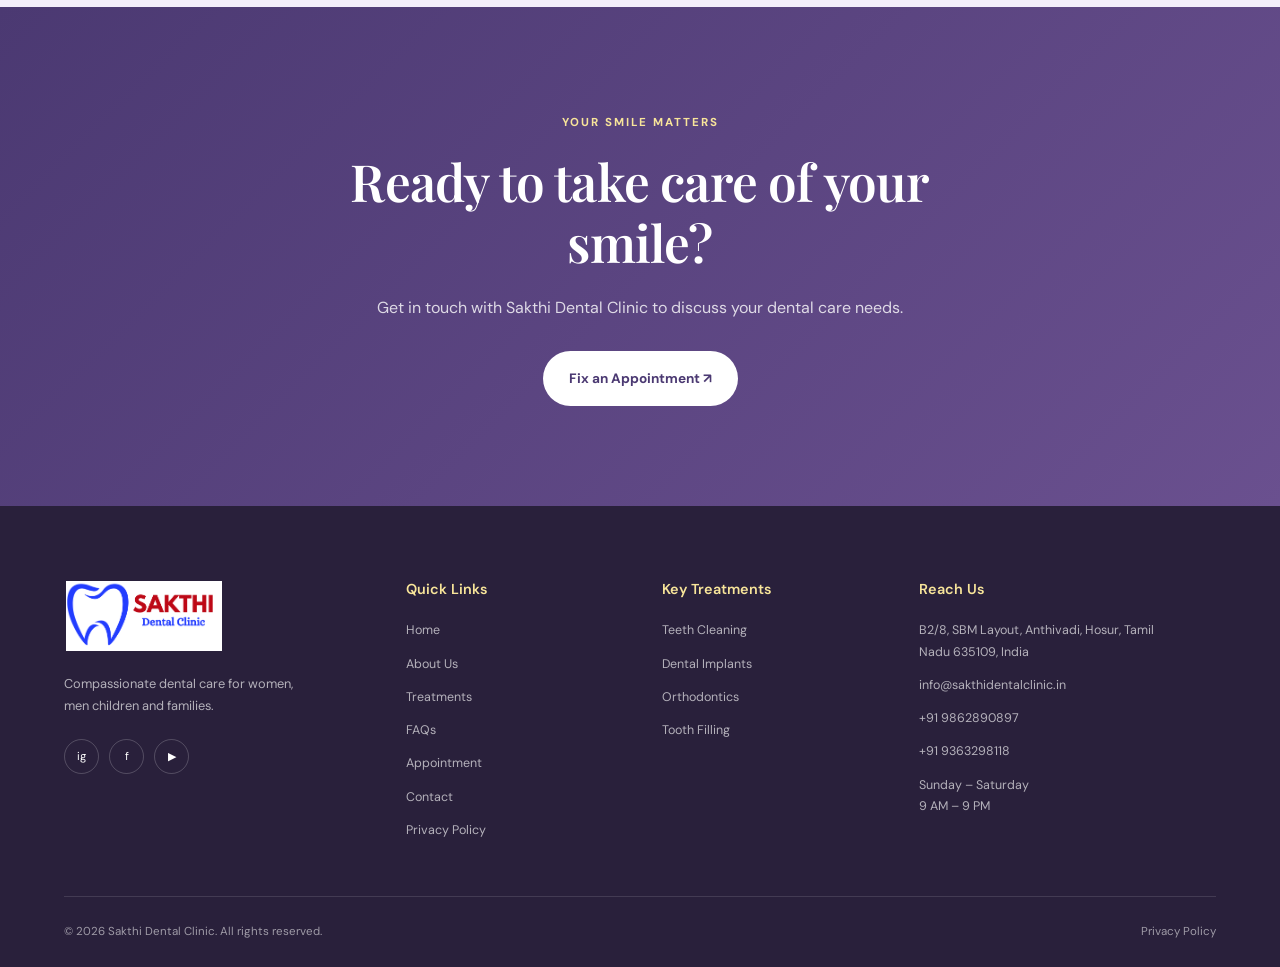
<file: treatments.html>
<!DOCTYPE html>
<html lang="en">
<head>
    <meta charset="UTF-8">
    <meta name="viewport" content="width=device-width, initial-scale=1.0">
    <title>Treatments | Sakthi Dental Clinic</title>
    <meta name="description"
        content="Explore dental treatments at Sakthi Dental Clinic including teeth cleaning, fillings, extraction, implants, whitening and orthodontic treatment.">
    <link rel="preconnect" href="https://fonts.googleapis.com">
    <link rel="preconnect" href="https://fonts.gstatic.com" crossorigin>
    <link
        href="https://fonts.googleapis.com/css2?family=DM+Sans:wght@400;500;600;700&family=Playfair+Display:wght@500;600;700&display=swap"
        rel="stylesheet">
    <link rel="stylesheet" href="style.css">
</head>
<body>
    <!-- ================= HEADER ================= -->
    <header class="site-header">
    <div class="container nav-container">
        <!-- LOGO -->
        <a href="index.html" class="brand-logo">
            <img src="images/logo/SDC Logo.png"
                 alt="Sakthi Dental Clinic Logo">
        </a>
        <!-- DESKTOP / MOBILE NAVIGATION -->
        <nav class="main-nav" id="mainNav" aria-label="Main navigation">
    <a href="index.html" >Home</a>
    <a href="about.html">About Us</a>
    <a href="treatments.html" class="active">Treatments</a>
    <a href="faqs.html">FAQs</a>
    <a href="contact.html">Contact</a>
    <a href="appointment.html" class="nav-cta">
        Fix an Appointment
        <span>↗</span>
    </a>
</nav>
        <!-- MOBILE MENU BUTTON -->
        <button class="menu-toggle"
        id="menuToggle"
        type="button"
        aria-label="Open navigation menu"
        aria-expanded="false">
    <span></span>
    <span></span>
    <span></span>
</button>
    </div>
</header>
    <!-- ================= PAGE HERO ================= -->
    <main>
        <section class="hero-section">
            <div class="container hero-grid">
                <div class="hero-content">
                    <span class="eyebrow">
                        OUR DENTAL TREATMENTS
                    </span>
                    <h1>
                        Complete care for
                        <span>your smile.</span>
                    </h1>
                    <p class="hero-description">
                        From preventive dental care to restorative and
                        cosmetic treatments, we provide patient-focused
                        dental services for women, men, children and families.
                    </p>
                    <div class="hero-actions">
                        <a href="appointment.html" class="btn btn-primary">
                            Fix an Appointment
                            <span>↗</span>
                        </a>
                        <a href="index.html" class="btn btn-outline">
                            Back to Home
                        </a>
                    </div>
                </div>
                <div class="hero-visual">
                    <div class="hero-image-wrapper">
                        <img src="images/banners/Banner_img_2.jpg" alt="Dental treatment at Sakthi Dental Clinic"
                            class="hero-image">
                    </div>
                    <div class="hero-circle-decoration"></div>
                </div>
            </div>
        </section>
        <!-- ================= TREATMENTS ================= -->
        <section class="treatments-section section-padding">
            <div class="treatments-grid">
    <!-- 01 -->
    <article class="treatment-card">
        <div class="treatment-image">
            <img src="images/treatments/Aligner.png" alt="Aligner Treatment">
        </div>
        <div class="treatment-content">
            <span class="treatment-number">01</span>
            <h3>Aligner Treatment</h3>
            <p>
                Clear and comfortable aligners designed to
                gradually improve tooth alignment.
            </p>
            <a href="appointment.html" class="card-link">
                Book Treatment ↗
            </a>
        </div>
    </article>
    <!-- 02 -->
    <article class="treatment-card">
        <div class="treatment-image">
            <img src="images/treatments/Artificial Complete Denture.png"
                 alt="Artificial Complete Denture">
        </div>
        <div class="treatment-content">
            <span class="treatment-number">02</span>
            <h3>Artificial Complete Denture</h3>
            <p>
                Comfortable complete dentures designed to
                restore function and appearance.
            </p>
            <a href="appointment.html" class="card-link">
                Book Treatment ↗
            </a>
        </div>
    </article>
    <!-- 03 -->
    <article class="treatment-card">
        <div class="treatment-image">
            <img src="images/treatments/Bleaching.png"
                 alt="Teeth Bleaching">
        </div>
        <div class="treatment-content">
            <span class="treatment-number">03</span>
            <h3>Teeth Bleaching</h3>
            <p>
                Professional teeth whitening treatment for
                a brighter and more confident smile.
            </p>
            <a href="appointment.html" class="card-link">
                Book Treatment ↗
            </a>
        </div>
    </article>
    <!-- 04 -->
    <article class="treatment-card">
        <div class="treatment-image">
            <img src="images/treatments/Fixed Partial Denture.png"
                 alt="Fixed Partial Denture">
        </div>
        <div class="treatment-content">
            <span class="treatment-number">04</span>
            <h3>Fixed Partial Denture</h3>
            <p>
                Fixed dental solutions to replace missing
                teeth and restore your smile.
            </p>
            <a href="appointment.html" class="card-link">
                Book Treatment ↗
            </a>
        </div>
    </article>
    <!-- 05 -->
    <article class="treatment-card">
        <div class="treatment-image">
            <img src="images/treatments/Flap-surgery.png"
                 alt="Flap Surgery">
        </div>
        <div class="treatment-content">
            <span class="treatment-number">05</span>
            <h3>Flap Surgery</h3>
            <p>
                Specialized gum treatment to support healthy
                gums and improve oral health.
            </p>
            <a href="appointment.html" class="card-link">
                Book Treatment ↗
            </a>
        </div>
    </article>
    <!-- 06 -->
    <article class="treatment-card">
        <div class="treatment-image">
            <img src="images/treatments/Implants.png"
                 alt="Dental Implants">
        </div>
        <div class="treatment-content">
            <span class="treatment-number">06</span>
            <h3>Dental Implants</h3>
            <p>
                Natural-looking tooth replacement solutions
                designed for long-term function.
            </p>
            <a href="appointment.html" class="card-link">
                Book Treatment ↗
            </a>
        </div>
    </article>
    <!-- 07 -->
    <article class="treatment-card">
        <div class="treatment-image">
            <img src="images/treatments/Laser-Surgery.png"
                 alt="Laser Surgery">
        </div>
        <div class="treatment-content">
            <span class="treatment-number">07</span>
            <h3>Laser Surgery</h3>
            <p>
                Modern laser-based dental procedures designed
                for precise and comfortable care.
            </p>
            <a href="appointment.html" class="card-link">
                Book Treatment ↗
            </a>
        </div>
    </article>
    <!-- 08 -->
    <article class="treatment-card">
        <div class="treatment-image">
            <img src="images/treatments/Orthodontic-Treatment.png"
                 alt="Orthodontic Treatment">
        </div>
        <div class="treatment-content">
            <span class="treatment-number">08</span>
            <h3>Orthodontic Treatment</h3>
            <p>
                Dental alignment solutions to improve the
                position and appearance of your teeth.
            </p>
            <a href="appointment.html" class="card-link">
                Book Treatment ↗
            </a>
        </div>
    </article>
    <!-- 09 -->
    <article class="treatment-card">
        <div class="treatment-image">
            <img src="images/treatments/Pediatric-dentistry.png"
                 alt="Pediatric Dentistry">
        </div>
        <div class="treatment-content">
            <span class="treatment-number">09</span>
            <h3>Pediatric Dentistry</h3>
            <p>
                Gentle and child-friendly dental care for
                growing smiles.
            </p>
            <a href="appointment.html" class="card-link">
                Book Treatment ↗
            </a>
        </div>
    </article>
    <!-- 10 -->
    <article class="treatment-card">
        <div class="treatment-image">
            <img src="images/treatments/Root Canal Treatment.png"
                 alt="Root Canal Treatment">
        </div>
        <div class="treatment-content">
            <span class="treatment-number">10</span>
            <h3>Root Canal Treatment</h3>
            <p>
                Treatment to help preserve damaged or infected
                teeth and restore comfort.
            </p>
            <a href="appointment.html" class="card-link">
                Book Treatment ↗
            </a>
        </div>
    </article>
    <!-- 11 -->
    <article class="treatment-card">
        <div class="treatment-image">
            <img src="images/treatments/Teeth Cleaning.png"
                 alt="Teeth Cleaning and Scaling">
        </div>
        <div class="treatment-content">
            <span class="treatment-number">11</span>
            <h3>Teeth Cleaning &amp; Scaling</h3>
            <p>
                Professional cleaning to remove plaque and
                buildup and support healthy teeth and gums.
            </p>
            <a href="appointment.html" class="card-link">
                Book Treatment ↗
            </a>
        </div>
    </article>
    <!-- 12 -->
    <article class="treatment-card">
        <div class="treatment-image">
            <img src="images/treatments/Teeth Extraction.png"
                 alt="Teeth Extraction">
        </div>
        <div class="treatment-content">
            <span class="treatment-number">12</span>
            <h3>Teeth Extraction</h3>
            <p>
                Safe and carefully planned tooth extraction
                when removal is required.
            </p>
            <a href="appointment.html" class="card-link">
                Book Treatment ↗
            </a>
        </div>
    </article>
    <!-- 13 -->
    <article class="treatment-card">
        <div class="treatment-image">
            <img src="images/treatments/Tooth-Filling.jpg"
     alt="Tooth Filling">
        </div>
        <div class="treatment-content">
            <span class="treatment-number">13</span>
            <h3>Tooth Filling</h3>
            <p>
                Restorative treatment to repair teeth affected
                by cavities and decay.
            </p>
            <a href="appointment.html" class="card-link">
                Book Treatment ↗
            </a>
        </div>
    </article>
    <!-- 14 -->
    <article class="treatment-card">
        <div class="treatment-image">
            <img src="images/treatments/Veneer Treatment.jpg"
     alt="Veneer Treatment">
        </div>
        <div class="treatment-content">
            <span class="treatment-number">14</span>
            <h3>Veneer Treatment</h3>
            <p>
                Cosmetic dental solutions designed to improve
                the shape and appearance of your smile.
            </p>
            <a href="appointment.html" class="card-link">
                Book Treatment ↗
            </a>
        </div>
    </article>
    <!-- 15 -->
    <article class="treatment-card">
        <div class="treatment-image">
            <img src="images/treatments/Wisdom Teeth Removal.png"
                 alt="Wisdom Teeth Removal">
        </div>
        <div class="treatment-content">
            <span class="treatment-number">15</span>
            <h3>Wisdom Teeth Removal</h3>
            <p>
                Professional care for problematic or impacted
                wisdom teeth.
            </p>
            <a href="appointment.html" class="card-link">
                Book Treatment ↗
            </a>
        </div>
    </article>
</div>
        </section>
        <!-- ================= CTA ================= -->
        <section class="final-cta-section">
            <div class="container final-cta-content">
                <span class="section-label">
                    YOUR SMILE MATTERS
                </span>
                <h2>
                    Ready to take care
                    of your smile?
                </h2>
                <p>
                    Get in touch with Sakthi Dental Clinic
                    to discuss your dental care needs.
                </p>
                <a href="appointment.html" class="btn btn-light">
                    Fix an Appointment ↗
                </a>
            </div>
        </section>
    </main>

    <!-- ================= FOOTER ================= -->
    <footer class="site-footer">
        <div class="container footer-grid">
            <div class="footer-brand">
                <a href="index.html" class="footer-logo">
                    <img src="images/logo/SDC Logo.png" alt="Sakthi Dental Clinic Logo">
                </a>
                <p>
                    Compassionate dental care for women, men
                    children and families.
                </p>
                <div class="footer-socials">
                    <a href="#" aria-label="Instagram">ig</a>
                    <a href="#" aria-label="Facebook">f</a>
                    <a href="#" aria-label="YouTube">▶</a>
                </div>
            </div>
            <div class="footer-column">
                <h3>Quick Links</h3>
                <a href="index.html">Home</a>
                <a href="about.html">About Us</a>
                <a href="treatments.html">Treatments</a>
                <a href="faqs.html">FAQs</a>
                <a href="appointment.html">Appointment</a>
                <a href="contact.html">Contact</a>
                <a href="privacy.html">Privacy Policy</a>
            </div>
            <div class="footer-column">
                <h3>Key Treatments</h3>
                <a href="treatments.html">Teeth Cleaning</a>
                <a href="treatments.html">Dental Implants</a>
                <a href="treatments.html">Orthodontics</a>
                <a href="treatments.html">Tooth Filling</a>
            </div>
            <div class="footer-column footer-contact">
                <h3>Reach Us</h3>
                <p>
                    B2/8, SBM Layout, Anthivadi,
                    Hosur, Tamil Nadu 635109, India
                </p>
                <a href="mailto:info@sakthidentalclinic.in">
                    info@sakthidentalclinic.in
                </a>
                <a href="tel:+919862890897">
                    +91 9862890897
                </a>
                <a href="tel:+919363298118">
                    +91 9363298118
                </a>
                <p>
                    Sunday – Saturday<br>
                    9 AM – 9 PM
                </p>
            </div>
        </div>
        <div class="container footer-bottom">
            <p>
                © 2026 Sakthi Dental Clinic. All rights reserved.
            </p>
            <a href="privacy.html">
                Privacy Policy
            </a>
        </div>
    </footer>
    <script src="script.js"></script>
</body>
</html>
</file>
<file: style.css>
/* =========================================================
   SAKTHI DENTAL CLINIC
   PROFESSIONAL LAVENDER + BUTTER YELLOW
   CLEAN MASTER STYLESHEET
   ========================================================= */
/* =========================================================
   1. ROOT VARIABLES
   ======================================================== */
:root {
    --deep-purple: #4B3972;
    --soft-purple: #9474C4;
    --light-purple: #F3EEFA;
    --soft-lilac: #E8DDF3;
    --butter-yellow: #F8E59A;
    --warm-white: #FFFDF4;
    --white: #FFFFFF;
    --text-dark: #302541;
    --text-light: #736A80;
    --border-color: #E8E0EF;
    --shadow-soft: 0 10px 35px rgba(75, 57, 114, 0.07);
    --shadow-hover: 0 18px 45px rgba(75, 57, 114, 0.13);
    --radius-small: 12px;
    --radius-medium: 20px;
    --radius-large: 30px;
}
/* =========================================================
   2. GLOBAL RESET
   ========================================================= */
* {
    margin: 0;
    padding: 0;
    box-sizing: border-box;
}
html {
    scroll-behavior: smooth;
}
body {
    font-family: "DM Sans", sans-serif;
    background: var(--warm-white);
    color: var(--text-dark);
    line-height: 1.7;
    overflow-x: hidden;
}
img {
    max-width: 100%;
    display: block;
}
a {
    text-decoration: none;
    color: inherit;
}
button,
a {
    -webkit-tap-highlight-color: transparent;
}
button {
    font-family: inherit;
}
.container {
    width: min(1180px, 90%);
    margin: 0 auto;
}
.section-padding {
    padding: 100px 0;
}
/* =========================================================
   3. TYPOGRAPHY
   ========================================================= */
h1,
h2,
h3 {
    line-height: 1.2;
    font-weight: 600;
}
h1,
h2 {
    font-family: "Playfair Display", serif;
}
h1 {
    font-size: clamp(2.5rem, 5vw, 4.5rem);
    letter-spacing: -1.5px;
}
h2 {
    font-size: clamp(2rem, 4vw, 3.2rem);
    letter-spacing: -0.8px;
}
h1 span,
h2 span {
    color: var(--soft-purple);
}
p {
    color: var(--text-light);
}
.section-label {
    display: inline-block;
    color: var(--soft-purple);
    font-size: 0.72rem;
    font-weight: 700;
    letter-spacing: 2px;
    text-transform: uppercase;
    margin-bottom: 18px;
}
.eyebrow {
    display: inline-block;
    background: var(--light-purple);
    color: var(--deep-purple);
    border: 1px solid var(--soft-lilac);
    border-radius: 100px;
    padding: 8px 16px;
    font-size: 0.7rem;
    font-weight: 700;
    letter-spacing: 1.2px;
    margin-bottom: 25px;
}
/* =========================================================
   4. BUTTONS
   ========================================================= */
.btn {
    display: inline-flex;
    align-items: center;
    justify-content: center;
    gap: 12px;
    padding: 15px 25px;
    border-radius: 100px;
    border: 1px solid transparent;
    font-size: 0.85rem;
    font-weight: 700;
    cursor: pointer;
    transition:
        background 0.3s ease,
        color 0.3s ease,
        transform 0.3s ease,
        box-shadow 0.3s ease;
}
.btn-primary {
    background: var(--deep-purple);
    color: var(--white);
}
.btn-primary:hover {
    background: var(--soft-purple);
    transform: translateY(-3px);
    box-shadow: 0 8px 20px rgba(75, 57, 114, 0.2);
}
.btn-outline {
    border-color: var(--deep-purple);
    color: var(--deep-purple);
    background: transparent;
}
.btn-outline:hover {
    background: var(--light-purple);
    transform: translateY(-3px);
}
.btn-light {
    background: var(--white);
    color: var(--deep-purple);
}
.btn-light:hover {
    background: var(--butter-yellow);
    transform: translateY(-3px);
}
.btn span {
    font-size: 1.1rem;
}
/* =========================================================
   5. PROFESSIONAL HEADER / NAVBAR
   ========================================================= */
.site-header {
    position: sticky;
    top: 0;
    z-index: 1000;
    width: 100%;
    background: rgba(255, 253, 244, 0.97);
    border-bottom: 1px solid var(--border-color);
    backdrop-filter: blur(14px);
    -webkit-backdrop-filter: blur(14px);
}
.nav-container {
    min-height: 88px;
    display: flex;
    align-items: center;
    justify-content: space-between;
    gap: 30px;
    position: relative;
}
.brand-logo {
    display: flex;
    align-items: center;
    flex-shrink: 0;
    text-decoration: none;
}
.brand-logo img {
    width: 155px;
    height: auto;
    max-height: 65px;
    object-fit: contain;
}
.main-nav {
    display: flex;
    align-items: center;
    justify-content: center;
    gap: 5px;
}
.main-nav a {
    position: relative;
    display: inline-flex;
    align-items: center;
    justify-content: center;
    padding: 11px 15px;
    color: var(--text-dark);
    font-size: 0.82rem;
    font-weight: 600;
    border-radius: 10px;
    transition:
        color 0.25s ease,
        background 0.25s ease,
        transform 0.25s ease;
}
.main-nav a:hover {
    color: var(--deep-purple);
    background: var(--light-purple);
    transform: translateY(-1px);
}
.main-nav a.active {
    color: var(--deep-purple);
    background: var(--light-purple);
}
.main-nav a::after {
    content: "";
    position: absolute;
    left: 15px;
    right: 15px;
    bottom: 4px;
    height: 2px;
    background: var(--soft-purple);
    border-radius: 10px;
    transform: scaleX(0);
    transition: transform 0.25s ease;
}
.main-nav a:hover::after,
.main-nav a.active::after {
    transform: scaleX(1);
}
.nav-cta {
    display: inline-flex;
    align-items: center;
    justify-content: center;
    gap: 8px;
    margin-left: 8px;
    padding: 13px 20px;
    background: var(--butter-yellow);
    color: var(--deep-purple);
    border-radius: 100px;
    font-size: 0.75rem;
    font-weight: 700;
    white-space: nowrap;
    box-shadow: 0 6px 18px rgba(75, 57, 114, 0.08);
    transition:
        background 0.3s ease,
        color 0.3s ease,
        transform 0.3s ease,
        box-shadow 0.3s ease;
}
.nav-cta:hover {
    background: var(--deep-purple);
    color: var(--white);
    transform: translateY(-2px);
    box-shadow: 0 9px 22px rgba(75, 57, 114, 0.18);
}
.nav-cta::after {
    display: none !important;
}
/* =========================================================
   6. MOBILE MENU BUTTON
   ========================================================= */
.menu-toggle {
    display: none;
    width: 42px;
    height: 42px;
    padding: 0;
    border: none;
    background: transparent;
    cursor: pointer;
    align-items: center;
    justify-content: center;
    flex-direction: column;
    gap: 5px;
    position: relative;
    z-index: 1001;
}
.menu-toggle span {
    display: block;
    width: 24px;
    height: 2px;
    background: var(--deep-purple);
    border-radius: 3px;
    transition: all 0.3s ease;
}
/* Hamburger -> X animation when menu is open */
.menu-toggle.active span:nth-child(1) {
    transform: translateY(7px) rotate(45deg);
}
.menu-toggle.active span:nth-child(2) {
    opacity: 0;
}
.menu-toggle.active span:nth-child(3) {
    transform: translateY(-7px) rotate(-45deg);
}
/* =========================================================
   7. HERO SECTION
   ========================================================= */
.hero-section {
    position: relative;
    padding: 90px 0 110px;
    background:
        radial-gradient(
            circle at 90% 10%,
            rgba(148, 116, 196, 0.12),
            transparent 35%
        ),
        var(--warm-white);
    overflow: hidden;
}
.hero-grid {
    display: grid;
    grid-template-columns: 1fr 1fr;
    align-items: center;
    gap: 70px;
}
.hero-content {
    position: relative;
    z-index: 2;
}
.hero-content h1 {
    max-width: 600px;
    margin-bottom: 25px;
}
.hero-description {
    font-size: 1rem;
    max-width: 510px;
    margin-bottom: 35px;
}
.hero-actions {
    display: flex;
    flex-wrap: wrap;
    gap: 14px;
    margin-bottom: 45px;
}
.hero-trust {
    display: flex;
    flex-wrap: wrap;
    gap: 30px;
}
.trust-item {
    display: flex;
    align-items: center;
    gap: 12px;
}
.trust-icon {
    display: grid;
    place-items: center;
    width: 38px;
    height: 38px;
    border-radius: 50%;
    background: var(--light-purple);
    color: var(--soft-purple);
    font-size: 1.2rem;
}
.trust-item strong {
    display: block;
    font-size: 0.75rem;
    color: var(--deep-purple);
}
.trust-item small {
    display: block;
    font-size: 0.7rem;
    color: var(--text-light);
}
.hero-visual {
    position: relative;
}
.hero-image-wrapper {
    position: relative;
    z-index: 2;
}
.hero-image {
    width: 100%;
    height: 490px;
    object-fit: cover;
    border-radius: 170px 170px 25px 25px;
    box-shadow: var(--shadow-hover);
}
.hero-floating-card {
    position: absolute;
    left: -25px;
    bottom: 35px;
    display: flex;
    align-items: center;
    gap: 13px;
    padding: 18px 22px;
    background: var(--white);
    border: 1px solid var(--border-color);
    border-radius: 16px;
    box-shadow: var(--shadow-soft);
    max-width: 255px;
}
.floating-icon {
    display: grid;
    place-items: center;
    flex-shrink: 0;
    width: 40px;
    height: 40px;
    border-radius: 12px;
    background: var(--butter-yellow);
    color: var(--deep-purple);
}
.hero-floating-card strong {
    display: block;
    color: var(--deep-purple);
    font-size: 0.78rem;
}
.hero-floating-card p {
    font-size: 0.68rem;
    line-height: 1.5;
}
.hero-circle-decoration {
    position: absolute;
    width: 280px;
    height: 280px;
    border: 1px solid var(--soft-lilac);
    border-radius: 50%;
    right: -100px;
    top: -90px;
    z-index: 1;
}
/* =========================================================
   8. ASSURANCE BANNER
   ========================================================= */
.assurance-section {
    background: var(--deep-purple);
    padding: 65px 0;
}
.assurance-grid {
    display: grid;
    grid-template-columns: 0.9fr 1.1fr;
    align-items: center;
    gap: 65px;
}
.assurance-image img {
    width: 100%;
    height: 260px;
    object-fit: cover;
    border-radius: var(--radius-medium);
}
.assurance-content h2 {
    color: var(--white);
    margin-bottom: 22px;
}
.assurance-content h2 span {
    color: var(--butter-yellow);
}
.assurance-content p {
    color: rgba(255, 255, 255, 0.76);
    max-width: 550px;
    margin-bottom: 22px;
}
.assurance-content .section-label {
    color: var(--butter-yellow);
}
.text-link {
    display: inline-flex;
    align-items: center;
    gap: 8px;
    color: var(--deep-purple);
    font-size: 0.8rem;
    font-weight: 700;
    border-bottom: 1px solid currentColor;
    padding-bottom: 4px;
    transition: all 0.3s ease;
}
.text-link:hover {
    color: var(--soft-purple);
}
.assurance-content .text-link {
    color: var(--butter-yellow);
}
/* =========================================================
   9. SECTION HEADINGS
   ========================================================= */
.section-heading {
    max-width: 600px;
}
.section-heading h2 {
    margin-bottom: 20px;
}
.section-heading p {
    font-size: 0.92rem;
    max-width: 560px;
}
.centered {
    text-align: center;
    margin: 0 auto 55px;
}
.centered p {
    margin: 0 auto;
}
/* =========================================================
   10. WHY CHOOSE US
   ========================================================= */
.why-section {
    background: var(--warm-white);
}
.features-grid {
    display: grid;
    grid-template-columns: repeat(4, 1fr);
    gap: 18px;
}
.feature-card {
    background: var(--white);
    border: 1px solid var(--border-color);
    border-radius: var(--radius-medium);
    padding: 30px 24px;
    transition: all 0.3s ease;
}
.feature-card:hover {
    transform: translateY(-7px);
    box-shadow: var(--shadow-hover);
    border-color: var(--soft-lilac);
}
.feature-icon {
    display: grid;
    place-items: center;
    width: 48px;
    height: 48px;
    border-radius: 15px;
    background: var(--light-purple);
    color: var(--soft-purple);
    font-size: 1.5rem;
    margin-bottom: 25px;
}
.feature-card h3 {
    font-size: 1rem;
    margin-bottom: 13px;
}
.feature-card p {
    font-size: 0.82rem;
}
/* =========================================================
   11. TREATMENTS SECTION
   ========================================================= */
.treatments-section {
    background: var(--light-purple);
}
.section-top-row {
    display: flex;
    justify-content: space-between;
    align-items: flex-end;
    gap: 25px;
    margin-bottom: 50px;
}
.section-top-row .section-heading {
    margin-bottom: 0;
}
.treatments-grid {
    display: grid;
    grid-template-columns: repeat(3, 1fr);
    gap: 22px;
}
.treatment-card {
    background: var(--white);
    border: 1px solid var(--border-color);
    border-radius: var(--radius-medium);
    overflow: hidden;
    transition: all 0.3s ease;
}
.treatment-card:hover {
    transform: translateY(-7px);
    box-shadow: var(--shadow-hover);
}
.treatment-image {
    overflow: hidden;
}
.treatment-image img {
    width: 100%;
    height: 215px;
    object-fit: cover;
    transition: transform 0.5s ease;
}
.treatment-card:hover .treatment-image img {
    transform: scale(1.05);
}
.treatment-content {
    padding: 25px;
}
.treatment-number {
    font-size: 0.7rem;
    color: var(--soft-purple);
    font-weight: 700;
    letter-spacing: 1px;
}
.treatment-content h3 {
    font-size: 1.15rem;
    margin: 8px 0 12px;
}
.treatment-content p {
    font-size: 0.82rem;
    margin-bottom: 20px;
}
.card-link {
    display: inline-flex;
    align-items: center;
    color: var(--deep-purple);
    font-size: 0.78rem;
    font-weight: 700;
    transition:
        color 0.3s ease,
        transform 0.3s ease;
}
.card-link:hover {
    color: var(--soft-purple);
    transform: translateX(3px);
}
.center-button {
    display: flex;
    justify-content: center;
    margin-top: 45px;
}
/* =========================================================
   12. TESTIMONIALS
   ========================================================= */
.testimonials-section {
    background: var(--warm-white);
}
.testimonials-grid {
    display: grid;
    grid-template-columns: repeat(3, 1fr);
    gap: 22px;
}
.testimonial-card {
    position: relative;
    background: var(--white);
    border: 1px solid var(--border-color);
    border-radius: var(--radius-medium);
    padding: 35px 28px;
    transition: all 0.3s ease;
}
.testimonial-card:hover {
    box-shadow: var(--shadow-hover);
    transform: translateY(-5px);
}
.quote-mark {
    font-family: "Playfair Display", serif;
    font-size: 4rem;
    line-height: 0.7;
    color: var(--soft-lilac);
    margin-bottom: 22px;
}
.stars {
    color: #D8B53B;
    font-size: 0.9rem;
    letter-spacing: 3px;
    margin-bottom: 20px;
}
.testimonial-card > p {
    font-size: 0.85rem;
    margin-bottom: 30px;
}
.testimonial-author {
    display: flex;
    align-items: center;
    gap: 12px;
}
.author-avatar {
    display: grid;
    place-items: center;
    width: 42px;
    height: 42px;
    border-radius: 50%;
    background: var(--light-purple);
    color: var(--deep-purple);
    font-weight: 700;
}
.testimonial-author strong {
    display: block;
    font-size: 0.8rem;
}
.testimonial-author span {
    display: block;
    font-size: 0.7rem;
    color: var(--text-light);
}
/* =========================================================
   13. FACILITIES
   ========================================================= */
.facilities-section {
    background: var(--light-purple);
}
.facilities-layout {
    display: grid;
    grid-template-columns: 0.85fr 1.15fr;
    align-items: center;
    gap: 70px;
}
.facilities-content h2 {
    margin-bottom: 20px;
}
.facilities-content p {
    font-size: 0.9rem;
    max-width: 420px;
    margin-bottom: 30px;
}
.facilities-grid {
    display: grid;
    grid-template-columns: repeat(2, 1fr);
    gap: 16px;
}
.facility-item {
    display: flex;
    align-items: flex-start;
    gap: 14px;
    padding: 23px 18px;
    background: var(--white);
    border: 1px solid var(--border-color);
    border-radius: 16px;
    transition:
        transform 0.3s ease,
        box-shadow 0.3s ease;
}
.facility-item:hover {
    transform: translateY(-4px);
    box-shadow: var(--shadow-soft);
}
.facility-item img {
    width: 36px;
    height: 36px;
    object-fit: contain;
    flex-shrink: 0;
}
.facility-symbol {
    display: grid;
    place-items: center;
    width: 36px;
    height: 36px;
    flex-shrink: 0;
    border-radius: 10px;
    background: var(--butter-yellow);
    color: var(--deep-purple);
    font-weight: 700;
}
.facility-item h3 {
    font-size: 0.8rem;
    margin-bottom: 5px;
}
.facility-item p {
    font-size: 0.7rem;
    line-height: 1.5;
}
/* =========================================================
   14. FINAL CTA
   ========================================================= */
.final-cta-section {
    padding: 100px 0;
    background:
        linear-gradient(
            135deg,
            var(--deep-purple),
            #6A508F
        );
}
.final-cta-content {
    text-align: center;
    max-width: 720px;
    margin: 0 auto;
}
.final-cta-content .section-label {
    color: var(--butter-yellow);
}
.final-cta-content h2 {
    color: var(--white);
    margin-bottom: 20px;
}
.final-cta-content p {
    color: rgba(255, 255, 255, 0.8);
    margin-bottom: 30px;
}
/* =========================================================
   15. FOOTER
   ========================================================= */
.site-footer {
    background: #29203B;
    color: var(--white);
    padding-top: 75px;
}
.footer-grid {
    display: grid;
    grid-template-columns: 1.4fr 1fr 1fr 1.4fr;
    gap: 45px;
    padding-bottom: 55px;
}
.footer-logo img {
    width: 160px;
    max-height: 70px;
    object-fit: contain;
}
.footer-brand p {
    color: rgba(255, 255, 255, 0.65);
    font-size: 0.8rem;
    margin: 22px 0;
    max-width: 240px;
}
.footer-socials {
    display: flex;
    gap: 10px;
}
.footer-socials a {
    display: grid;
    place-items: center;
    width: 35px;
    height: 35px;
    border: 1px solid rgba(255, 255, 255, 0.2);
    border-radius: 50%;
    color: var(--white);
    font-size: 0.7rem;
    transition: all 0.3s ease;
}
.footer-socials a:hover {
    background: var(--butter-yellow);
    color: var(--deep-purple);
    transform: translateY(-2px);
}
.footer-column {
    display: flex;
    flex-direction: column;
    align-items: flex-start;
    gap: 12px;
}
.footer-column h3 {
    color: var(--butter-yellow);
    font-size: 0.9rem;
    margin-bottom: 10px;
}
.footer-column a,
.footer-column p {
    color: rgba(255, 255, 255, 0.65);
    font-size: 0.78rem;
    line-height: 1.7;
    transition: color 0.3s ease;
}
.footer-column a:hover {
    color: var(--butter-yellow);
}
.footer-contact p {
    max-width: 260px;
}
.footer-bottom {
    border-top: 1px solid rgba(255, 255, 255, 0.12);
    padding: 25px 0;
    display: flex;
    justify-content: space-between;
    align-items: center;
    gap: 20px;
}
.footer-bottom p,
.footer-bottom a {
    font-size: 0.72rem;
    color: rgba(255, 255, 255, 0.55);
}
.footer-bottom a:hover {
    color: var(--butter-yellow);
}
/* =========================================================
   16. TABLET
   ======================================================== */
@media (max-width: 1050px) {
    .nav-container {
        gap: 18px;
    }
    /* Show hamburger button, hide desktop-style row nav */
    .menu-toggle {
        display: flex;
    }
    .main-nav {
        gap: 2px;
    }
    .main-nav a {
        padding: 10px 11px;
        font-size: 0.78rem;
    }
    .nav-cta {
        padding: 11px 15px;
        margin-left: 4px;
    }
    .hero-grid {
        gap: 40px;
    }
    .features-grid {
       grid-template-columns: repeat(2, 1fr);
    }
    .footer-grid {
        grid-template-columns: repeat(2, 1fr);
    }
}
/* =========================================================
   17. MOBILE RESPONSIVE + MOBILE MENU
   ======================================================== */
@media (max-width: 768px) {
    /* Mobile dropdown nav */
    .main-nav {
        position: fixed;
        top: 88px;
        left: 0;
        width: 100%;
        height: calc(100vh - 88px);
        background: var(--warm-white);
        flex-direction: column;
        align-items: flex-start;
        justify-content: flex-start;
        gap: 5px;
        padding: 30px 6%;
        overflow-y: auto;
        transform: translateX(-100%);
        opacity: 0;
        visibility: hidden;
        transition:
            transform 0.35s ease,
            opacity 0.35s ease,
            visibility 0.35s ease;
        z-index: 999;
    }
    .main-nav.active {
        transform: translateX(0);
        opacity: 1;
        visibility: visible;
    }
    .main-nav a {
        width: 100%;
        padding: 15px 10px;
        font-size: 1rem;
        border-bottom: 1px solid var(--border-color);
        border-radius: 0;
    }
    .nav-cta {
        margin-left: 0;
        margin-top: 15px;
    }
    /* hero */
    .hero-section {
        padding: 55px 0 70px;
    }
    .hero-grid {
        grid-template-columns: 1fr;
        gap: 45px;
    }
    .hero-content {
        text-align: center;
    }
    .hero-content h1 {
        font-size: clamp(2.3rem, 9vw, 3.2rem);
    }
    .hero-description {
        margin: 0 auto 30px;
    }
    .hero-actions {
        justify-content: center;
    }
    .hero-trust {
        justify-content: center;
        gap: 20px;
    }
    .hero-image {
        height: 360px;
        border-radius: 110px 110px 20px 20px;
    }
    .hero-floating-card {
        left: 10px;
        bottom: 20px;
        padding: 14px 16px;
        max-width: 230px;
    }
    .hero-circle-decoration {
        display: none;
    }
    /* Assurance */
    .assurance-grid {
        grid-template-columns: 1fr;
        gap: 30px;
    }
    .assurance-image img {
        height: 220px;
    }
    .assurance-content {
        text-align: center;
    }
    .assurance-content p {
        margin-left: auto;
        margin-right: auto;
    }
    /* Why Choose Us */
    .features-grid {
        grid-template-columns: 1fr;
    }
    /* Treatments */
    .section-top-row {
        flex-direction: column;
        align-items: flex-start;
        gap: 20px;
    }
    .treatments-grid {
        grid-template-columns: 1fr;
    }
    .treatment-image img {
        height: 230px;
    }
    /* Testimonials */
    .testimonials-grid {
        grid-template-columns: 1fr;
    }
    /* Facilities */
    .facilities-layout {
        grid-template-columns: 1fr;
        gap: 40px;
    }
    .facilities-grid {
        grid-template-columns: 1fr;
    }
    .facilities-content {
        text-align: center;
    }
    .facilities-content p {
        margin-left: auto;
        margin-right: auto;
    }
    /* Footer */
    .footer-grid {
        grid-template-columns: 1fr;
        gap: 35px;
    }
    .footer-brand {
        text-align: center;
    }
    .footer-brand p {
        margin-left: auto;
        margin-right: auto;
    }
    .footer-socials {
        justify-content: center;
    }
    .footer-column {
        align-items: center;
        text-align: center;
    }
    .footer-contact p {
        max-width: 300px;
    }
   .footer-bottom {
        flex-direction: column;
        text-align: center;
    }
}
/* =========================================================
   18. SMALL MOBILE
   ======================================================== */
@media (max-width: 480px) {
    h2 {
        font-size: 2rem;
    }
    .brand-logo img {
        width: 125px;
    }
    .menu-toggle {
        width: 42px;
        height: 42px;
    }
    .hero-actions {
        flex-direction: column;
        align-items: stretch;
    }
    .hero-actions .btn {
        width: 100%;
    }
    .hero-image {
        height: 300px;
    }
    .hero-floating-card {
        left: 5px;
        bottom: 12px;
        padding: 12px;
    }
    .trust-item {
        gap: 8px;
    }
    .trust-item strong {
        font-size: 0.68rem;
    }
    .trust-item small {
        font-size: 0.62rem;
    }
    .section-top-row .text-link {
        font-size: 0.75rem;
    }
    .footer-bottom {
        padding: 22px 0;
    }
}
/* =========================================================
   CONTACT FORM LABELS
   ========================================================= */
.contact-form .form-group label {
    display: block;
    color: #ffffff !important;
    font-family: "DM Sans", sans-serif;
    font-size: 16px;
    font-weight: 600;
    margin-bottom: 10px;
}
/* WHITE INPUT BOXES */
.contact-form .form-group input,
.contact-form .form-group textarea {
    background-color: #ffffff;
    color: #302541;
    border: 1px solid #ddd7e7;
    border-radius: 8px;
    padding: 14px 16px;
    font-size: 15px;
    width: 100%;
    box-sizing: border-box;
}
/* PLACEHOLDER TEXT */
.contact-form .form-group input::placeholder,
.contact-form .form-group textarea::placeholder {
    color: #6b6378;
    opacity: 1;
}
/* =========================================================
   PRIVACY POLICY
   ========================================================= */
.privacy-grid {
    display: grid;
    grid-template-columns: repeat(2, 1fr);
    gap: 22px;
    margin-top: 45px;
    align-items: stretch;
}
.privacy-grid .privacy-card {
    background: #ffffff;
    border: 1px solid #e9e3f0;
    border-radius: 20px;
    padding: 30px 32px;
    min-height: 230px;
    display: flex;
    flex-direction: column;
    justify-content: flex-start;
    box-shadow: 0 5px 20px rgba(48, 37, 65, 0.04);
    transition:
        transform 0.3s ease,
        box-shadow 0.3s ease,
        border-color 0.3s ease;
}
.privacy-grid .privacy-card:hover {
    transform: translateY(-4px);
    border-color: #cbb9df;
    box-shadow: 0 10px 28px rgba(48, 37, 65, 0.08);
}
.privacy-grid .privacy-card .treatment-number {
    display: inline-block;
    color: #9474c4;
    font-family: "DM Sans", sans-serif;
    font-size: 13px;
    font-weight: 700;
    letter-spacing: 1.5px;
    margin-bottom: 20px;
}
.privacy-grid .privacy-card h2 {
    color: #302541;
    font-family: "Playfair Display", serif;
    font-size: 29px;
    font-weight: 600;
    line-height: 1.25;
    margin: 0 0 14px;
}
.privacy-grid .privacy-card p {
    color: #736a80;
    font-family: "DM Sans", sans-serif;
    font-size: 14px;
    font-weight: 400;
    line-height: 1.8;
    margin: 0;
}
.privacy-grid .privacy-contact-card {
    background: #ffffff;
}
.privacy-contact-details {
    display: grid;
    grid-template-columns: 1fr 1fr;
    gap: 18px;
    margin-top: 25px;
    padding-top: 20px;
    border-top: 1px solid #eee8f4;
}
.privacy-contact-details p {
    margin: 0;
}
.privacy-contact-details strong {
    color: #302541;
    font-size: 13px;
    font-weight: 700;
}
.privacy-contact-details a {
    color: #9474c4;
    font-size: 13px;
    text-decoration: none;
    word-break: break-word;
}
.privacy-contact-details a:hover {
    color: #4b3972;
    text-decoration: underline;
}

/* =========================================================
   PRIVACY HERO
  ========================================================= */
.hero-section .section-heading.centered h1 {
    color: #302541;
}
.hero-section .section-heading.centered h1 span {
    color: #9474c4;
}
.hero-section .section-heading.centered p {
    color: #736a80;
}
.why-section .section-heading.centered h2 {
    color: #302541;
}
.why-section .section-heading.centered p {
    color: #736a80;
}
/* =========================================================
   PRIVACY MOBILE
   ========================================================= */

@media (max-width: 768px) {
    .privacy-grid {
        grid-template-columns: 1fr;
        gap: 16px;
        margin-top: 30px;
    }
    .privacy-grid .privacy-card {
        padding: 25px 24px;
        min-height: auto;
        border-radius: 17px;
    }
    .privacy-grid .privacy-card h2 {
        font-size: 27px;
    }
    .privacy-grid .privacy-card p {
        font-size: 14px;
        line-height: 1.75;
    }
    .privacy-contact-details {
        grid-template-columns: 1fr;
        gap: 15px;
    }
}
/* =========================================================
   PRIVACY SMALL MOBILE
   ========================================================= */
@media (max-width: 480px) {
    .privacy-grid .privacy-card {
        padding: 22px 20px;
    }
    .privacy-grid .privacy-card h2 {
        font-size: 24px;
    }
    .privacy-grid .privacy-card .treatment-number {
        margin-bottom: 15px;
    }
}
/* =========================================================
   ABOUT PAGE - VALUES
   ========================================================= */
.about-values-section {
    background: var(--warm-white);
}
.about-values-grid {
    display: grid;
    grid-template-columns: repeat(2, 1fr);
    gap: 22px;
    max-width: 950px;
    margin: 0 auto;
}
.about-value-card {
    display: flex;
    align-items: flex-start;
    gap: 22px;
    background: var(--white);
    border: 1px solid var(--border-color);
    border-radius: var(--radius-medium);
    padding: 32px;
    box-shadow: var(--shadow-soft);
    transition: all 0.3s ease;
}
.about-value-card:hover {
    transform: translateY(-5px);
    box-shadow: var(--shadow-hover);
    border-color: var(--soft-lilac);
}
.about-value-icon {
    display: grid;
    place-items: center;
    width: 52px;
    height: 52px;
    flex-shrink: 0;
    border-radius: 15px;
    background: var(--butter-yellow);
    color: var(--deep-purple);
    font-size: 1.15rem;
}
.about-card-number {
    display: block;
    color: var(--soft-purple);
    font-size: 0.68rem;
    font-weight: 700;
    letter-spacing: 1.5px;
    margin-bottom: 6px;
}
.about-value-card h3 {
    font-size: 1.1rem;
    margin-bottom: 10px;
}
.about-value-card p {
    font-size: 0.82rem;
}
/* =========================================================
   ABOUT PAGE - DOCTORS
   ========================================================= */
/* =========================================================
   ABOUT PAGE - DOCTORS
   PREMIUM LAVENDER DOCTOR CARDS
   ========================================================= */

.doctors-section {
    background: var(--light-purple);
}

.doctors-grid {
    display: grid;
    grid-template-columns: repeat(3, 1fr);
    gap: 22px;
}

.doctor-card {
    position: relative;
    background:
        linear-gradient(
            145deg,
            var(--white) 0%,
            var(--light-purple) 100%
        );
    border: 1px solid var(--soft-lilac);
    border-radius: 24px;
    padding: 32px 25px 28px;
    text-align: center;
    overflow: hidden;

    box-shadow: 0 8px 25px rgba(75, 57, 114, 0.07);

    transition:
        transform 0.3s ease,
        box-shadow 0.3s ease,
        border-color 0.3s ease;
}

/* Decorative top glow */
.doctor-card::before {
    content: "";
    position: absolute;
    width: 120px;
    height: 120px;
    top: -65px;
    right: -55px;
    background: var(--soft-lilac);
    border-radius: 50%;
    opacity: 0.55;
}

/* Small bottom accent */
.doctor-card::after {
    content: "";
    position: absolute;
    width: 70px;
    height: 4px;
    left: 50%;
    bottom: 0;
    transform: translateX(-50%);
    background: var(--butter-yellow);
    border-radius: 10px 10px 0 0;
    transition: width 0.3s ease;
}

.doctor-card:hover {
    transform: translateY(-8px);
    box-shadow: 0 18px 40px rgba(75, 57, 114, 0.14);
    border-color: var(--soft-purple);
}

.doctor-card:hover::after {
    width: 110px;
}

/* Doctor icon */
.doctor-icon {
    position: relative;
    z-index: 2;

    display: grid;
    place-items: center;

    width: 68px;
    height: 68px;

    margin: 0 auto 18px;

    border-radius: 20px;

    background: var(--deep-purple);
    color: var(--butter-yellow);

    font-size: 1.45rem;

    box-shadow:
        0 8px 20px rgba(75, 57, 114, 0.18);

    transition:
        transform 0.3s ease,
        background 0.3s ease;
}

.doctor-card:hover .doctor-icon {
    transform: translateY(-3px) scale(1.04);
    background: var(--soft-purple);
    color: var(--white);
}

/* Doctor number */
.doctor-number {
    position: relative;
    z-index: 2;

    display: inline-block;

    color: var(--soft-purple);

    font-size: 0.68rem;
    font-weight: 700;

    letter-spacing: 2px;

    margin-bottom: 9px;
}

/* Doctor name */
.doctor-card h3 {
    position: relative;
    z-index: 2;

    color: var(--deep-purple);

    font-size: 1.05rem;
    line-height: 1.4;

    margin-bottom: 10px;
}

/* Specialty */
.doctor-card p {
    position: relative;
    z-index: 2;

    display: inline-block;

    color: var(--deep-purple);

    background: var(--butter-yellow);

    padding: 5px 12px;

    border-radius: 100px;

    font-size: 0.72rem;
    font-weight: 600;

    line-height: 1.4;
}
/* =========================================================
   ABOUT PAGE - ICON CONSISTENCY
   ========================================================= */
.about-features-grid .feature-icon i,
.doctor-icon i,
.about-value-icon i,
.facility-symbol i,
.floating-icon i {
    line-height: 1;
}
/* =========================================================
   ABOUT PAGE - MOBILE
   ========================================================= */
@media (max-width: 900px) {
    .doctors-grid {
        grid-template-columns: repeat(2, 1fr);
    }
    .about-values-grid {
        grid-template-columns: 1fr;
    }
}
@media (max-width: 768px) {
    .doctors-grid {
        grid-template-columns: 1fr;
    }
    .about-value-card {
        padding: 25px 22px;
    }
}
@media (max-width: 480px) {
    .about-value-card {
        flex-direction: column;
        align-items: flex-start;
    }
    .doctor-card {
        padding: 27px 22px;
    }
}
/* =========================================================
   APPOINTMENT PAGE
   ========================================================= */

.appointment-section {
    background: var(--deep-purple);
    padding: 90px 0;
}

.appointment-section .section-heading {
    margin-bottom: 50px;
}

.appointment-section .section-label {
    color: var(--butter-yellow);
}

.appointment-section .section-heading h2 {
    color: #ffffff;
}

.appointment-section .section-heading h2 span {
    color: var(--butter-yellow);
}

.appointment-section .section-heading p {
    color: #eee8f4;
}


/* APPOINTMENT LAYOUT */

.appointment-layout {
    display: grid;
    grid-template-columns: 1.35fr 0.65fr;
    gap: 45px;
    align-items: start;
}


/* FORM CARD */

.appointment-form-card {
    background: #ffffff;
    border-radius: 20px;
    padding: 40px;
    box-shadow: 0 15px 40px rgba(0, 0, 0, 0.12);
}

.appointment-form-card form {
    width: 100%;
}


/* FORM ROW */

.appointment-form-card .form-row {
    display: grid;
    grid-template-columns: repeat(2, 1fr);
    gap: 22px;
}


/* FORM GROUP */

.appointment-form-card .form-group {
    margin-bottom: 22px;
}

.appointment-form-card .form-group label {
    display: block;
    color: #302541;
    font-family: "DM Sans", sans-serif;
    font-size: 14px;
    font-weight: 600;
    margin-bottom: 9px;
}


/* INPUTS */

.appointment-form-card input,
.appointment-form-card select,
.appointment-form-card textarea {
    width: 100%;
    box-sizing: border-box;
    background: #ffffff;
    color: #302541;
    border: 1px solid #ddd7e7;
    border-radius: 8px;
    padding: 14px 15px;
    font-family: "DM Sans", sans-serif;
    font-size: 14px;
    outline: none;
    transition: border-color 0.25s ease,
                box-shadow 0.25s ease;
}


/* SELECT */

.appointment-form-card select {
    cursor: pointer;
    appearance: auto;
}


/* PLACEHOLDER */

.appointment-form-card input::placeholder,
.appointment-form-card textarea::placeholder {
    color: #81788c;
    opacity: 1;
}


/* FOCUS */

.appointment-form-card input:focus,
.appointment-form-card select:focus,
.appointment-form-card textarea:focus {
    border-color: var(--soft-purple);
    box-shadow: 0 0 0 3px rgba(148, 116, 196, 0.12);
}


/* TEXTAREA */

.appointment-form-card textarea {
    resize: vertical;
    min-height: 120px;
}


/* SUBMIT BUTTON */

.appointment-submit {
    border: none;
    cursor: pointer;
    margin-top: 5px;
}


/* APPOINTMENT INFORMATION */

.appointment-info {
    color: #ffffff;
    padding: 15px 5px;
}

.appointment-info .section-label {
    color: var(--butter-yellow);
}

.appointment-info h3 {
    color: #ffffff;
    font-family: "Playfair Display", serif;
    font-size: 2.4rem;
    line-height: 1.2;
    margin: 15px 0 18px;
}

.appointment-info h3 span {
    color: var(--butter-yellow);
}

.appointment-info > p {
    color: #eee8f4;
    font-size: 15px;
    line-height: 1.8;
    margin-bottom: 35px;
}


/* INFO ITEMS */

.appointment-info-item {
    display: flex;
    align-items: flex-start;
    gap: 16px;
    margin-bottom: 27px;
}

.appointment-info-icon {
    width: 45px;
    height: 45px;
    min-width: 45px;
    display: grid;
    place-items: center;
    background: var(--butter-yellow);
    color: var(--deep-purple);
    border-radius: 12px;
    font-size: 16px;
}

.appointment-info-item h4 {
    color: #ffffff;
    font-size: 15px;
    margin: 0 0 5px;
}

.appointment-info-item p {
    color: #eee8f4;
    font-size: 13px;
    line-height: 1.7;
    margin: 0;
}


/* APPOINTMENT HERO */

.appointment-hero {
    padding-bottom: 70px;
}


/* MOBILE */

@media (max-width: 768px) {

    .appointment-section {
        padding: 65px 0;
    }

    .appointment-layout {
        grid-template-columns: 1fr;
        gap: 40px;
    }

    .appointment-form-card {
        padding: 28px 22px;
    }

    .appointment-form-card .form-row {
        grid-template-columns: 1fr;
        gap: 0;
    }

    .appointment-info {
        text-align: center;
        padding: 0;
    }

    .appointment-info > p {
        margin-left: auto;
        margin-right: auto;
    }

    .appointment-info-item {
        justify-content: center;
        text-align: left;
    }

}


/* SMALL MOBILE */

@media (max-width: 480px) {

    .appointment-section {
        padding: 50px 0;
    }

    .appointment-form-card {
        padding: 24px 18px;
        border-radius: 16px;
    }

    .appointment-info h3 {
        font-size: 2rem;
    }

    .appointment-info-item {
        gap: 12px;
    }

}
.appointment-info-item p a {
    color: inherit;
    text-decoration: none;
}

.appointment-info-item p a:hover {
    text-decoration: underline;
}
</file>
